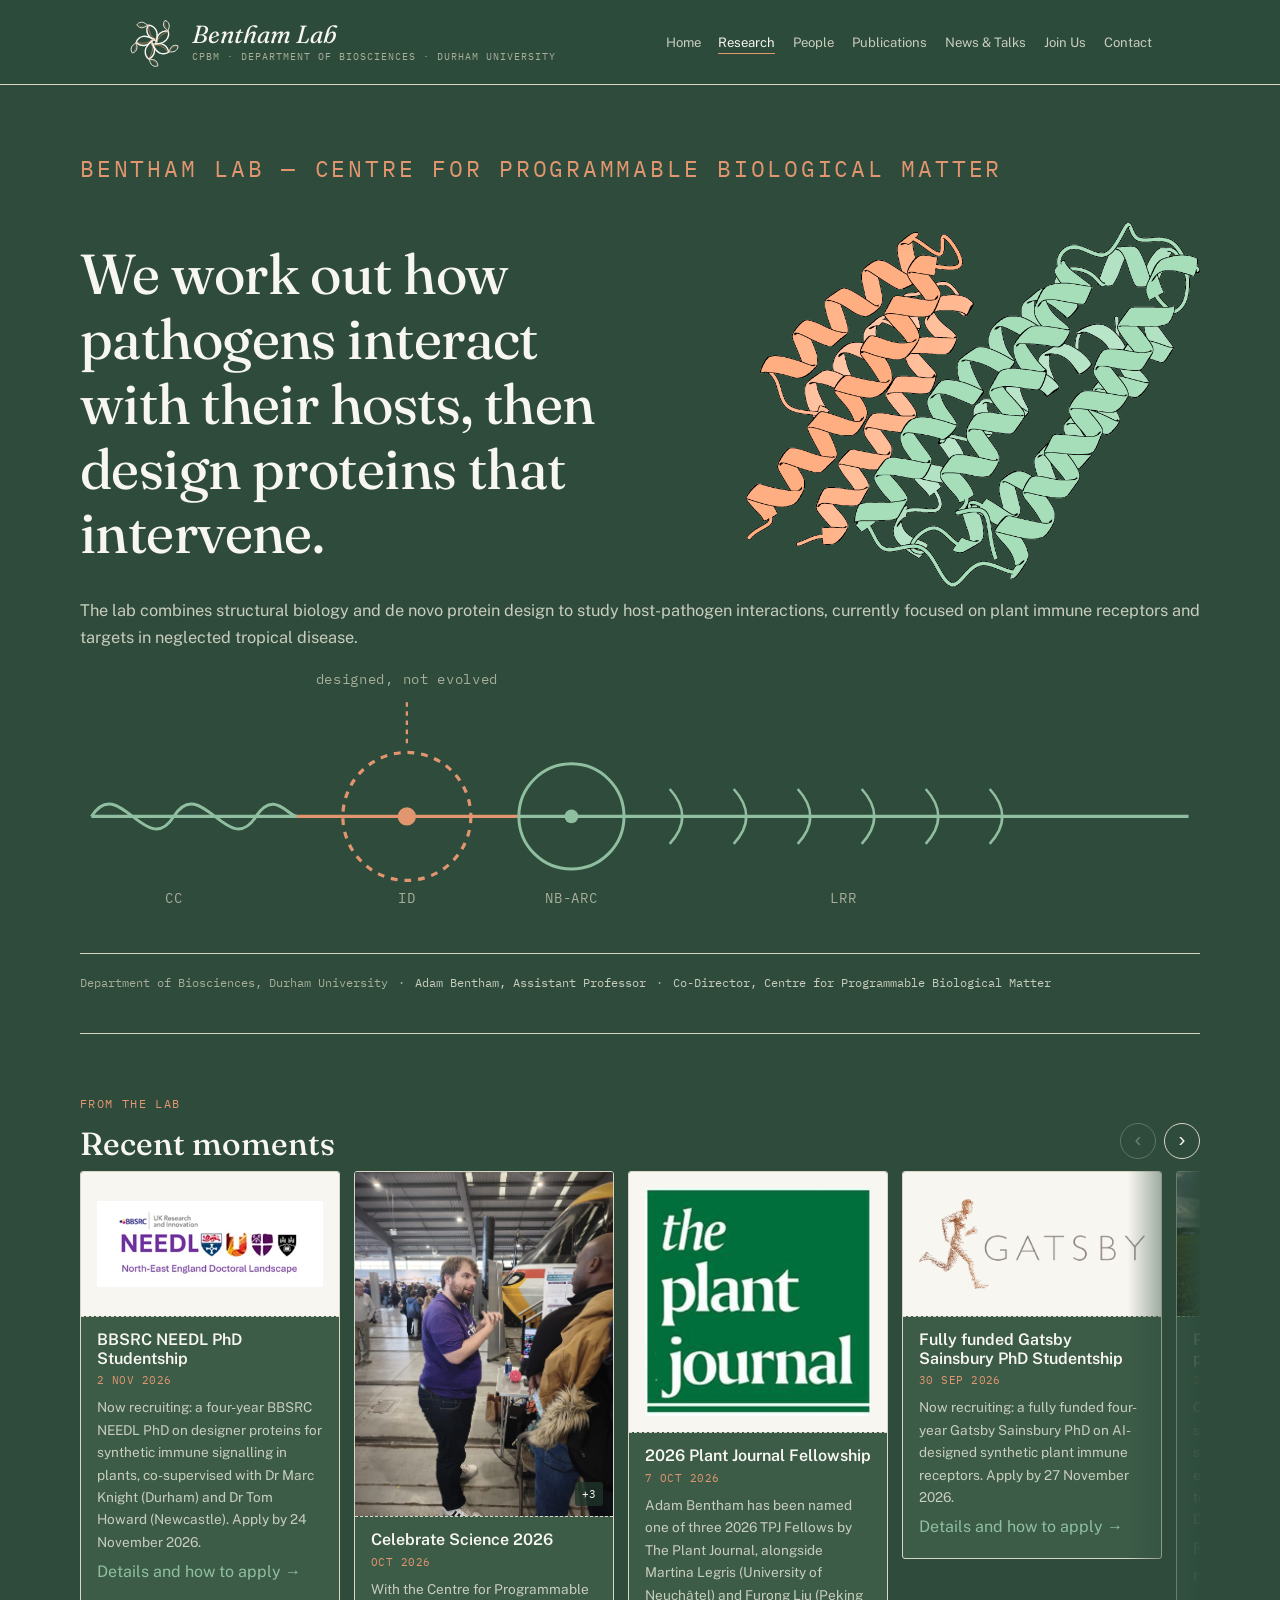
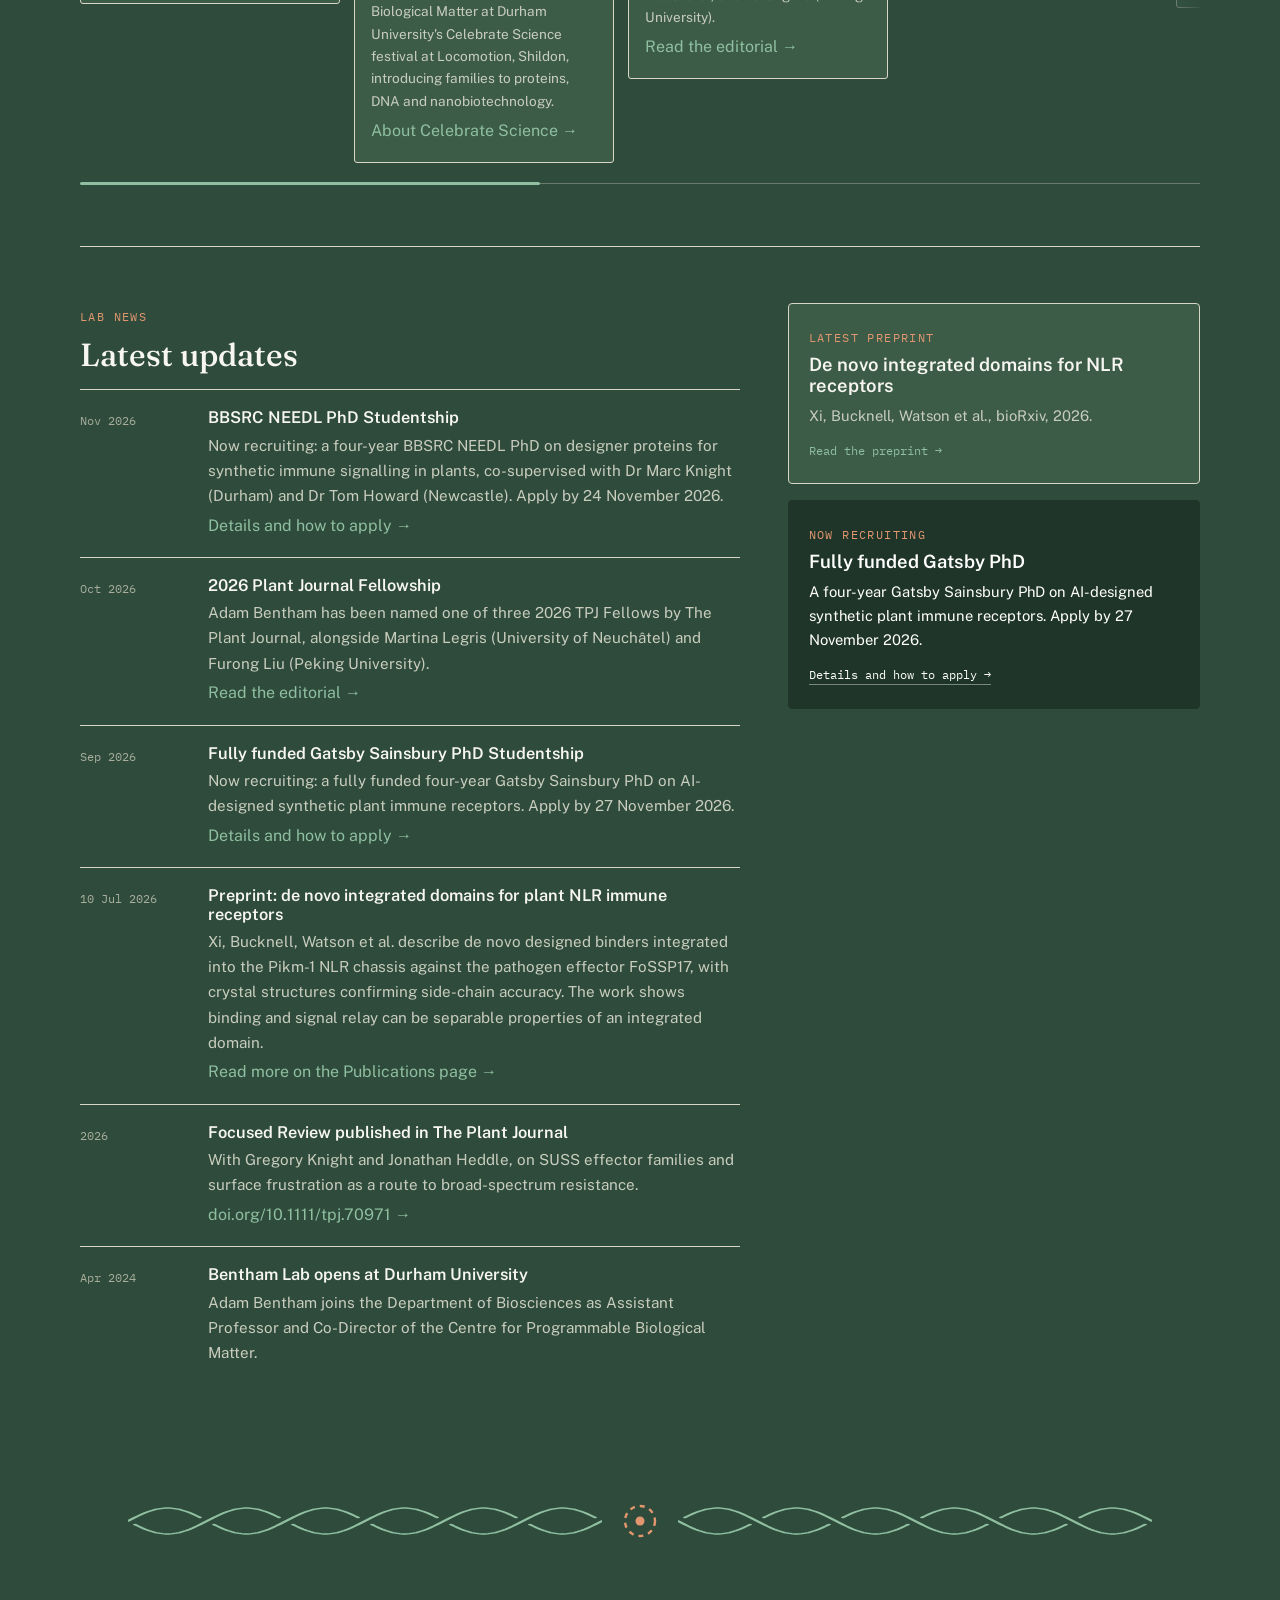
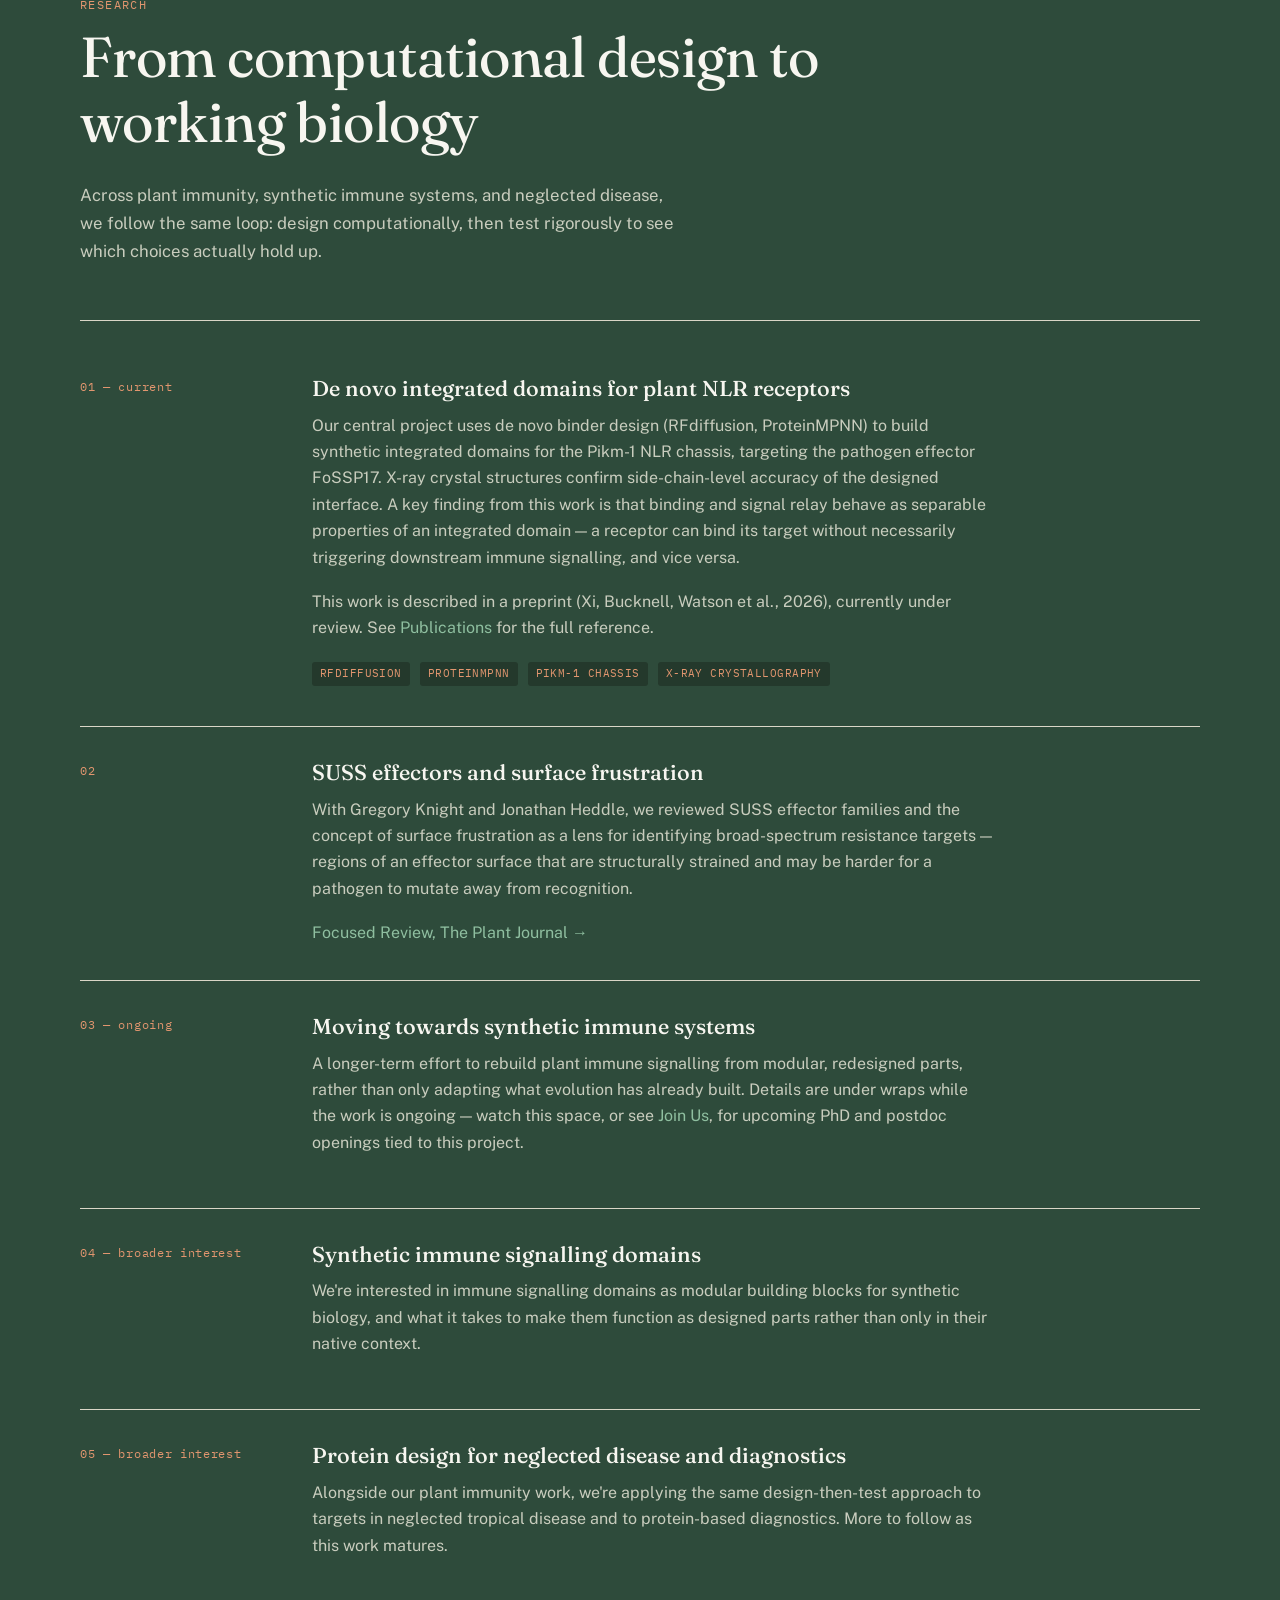
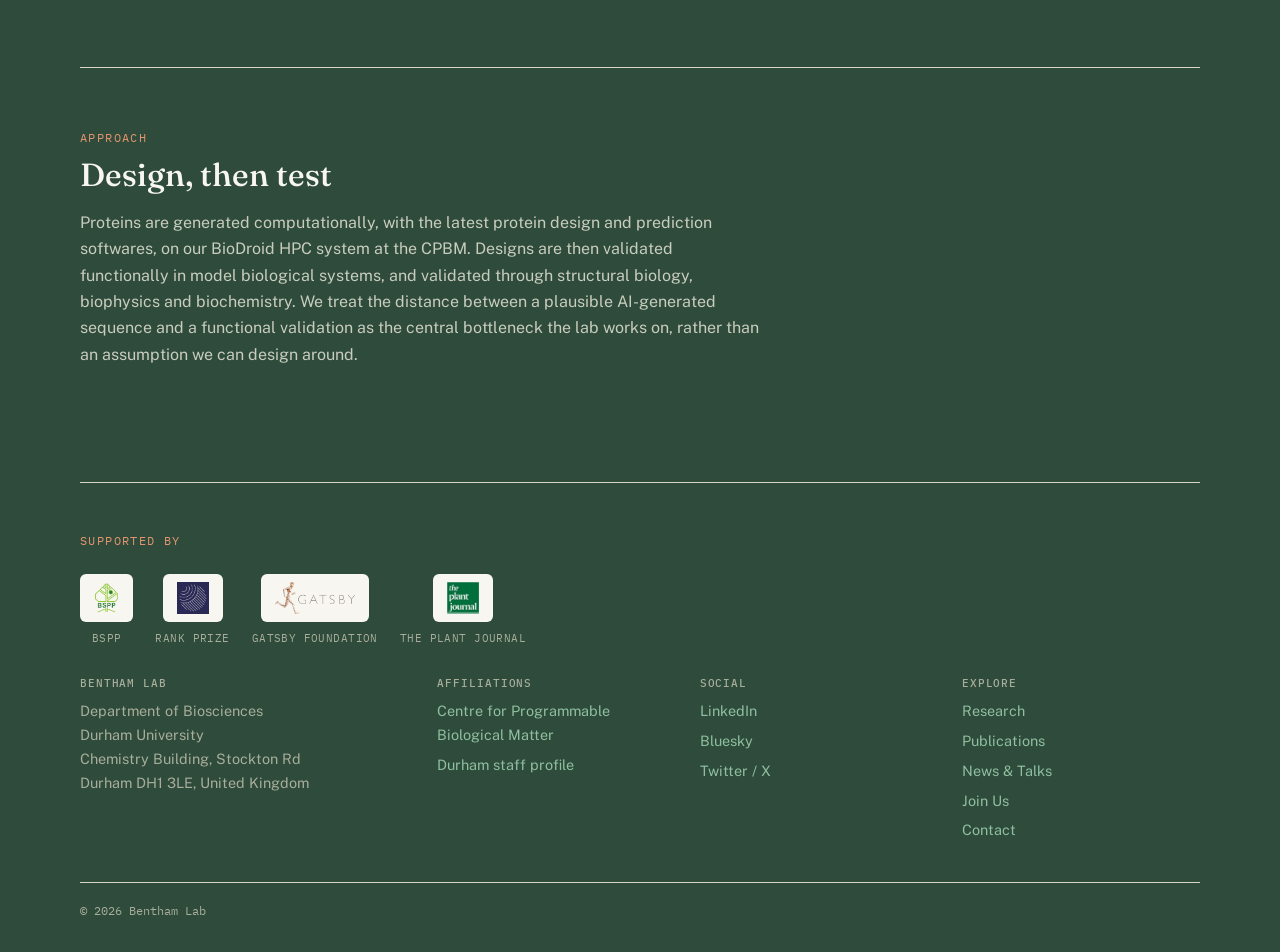
<file: index.html>
<!DOCTYPE html>
<html lang="en">
<head>
<meta charset="UTF-8">
<meta name="viewport" content="width=device-width, initial-scale=1">
<title>Bentham Lab — Durham University</title>
<meta name="description" content="Bentham Lab, Centre for Programmable Biological Matter, Durham University. Structural biology and de novo protein design applied to host-pathogen interactions, plant immunity, and neglected tropical disease.">
<link rel="canonical" href="https://benthamlab.org/">
<meta property="og:type" content="website">
<meta property="og:site_name" content="Bentham Lab">
<meta property="og:title" content="Bentham Lab — Durham University">
<meta property="og:description" content="Bentham Lab, Centre for Programmable Biological Matter, Durham University. Structural biology and de novo protein design applied to host-pathogen interactions, plant immunity, and neglected tropical disease.">
<meta property="og:url" content="https://benthamlab.org/">
<meta property="og:image" content="https://benthamlab.org/assets/og/og-image.png">
<meta property="og:image:width" content="1200">
<meta property="og:image:height" content="630">
<meta name="twitter:card" content="summary_large_image">
<meta name="twitter:title" content="Bentham Lab — Durham University">
<meta name="twitter:description" content="Bentham Lab, Centre for Programmable Biological Matter, Durham University. Structural biology and de novo protein design applied to host-pathogen interactions, plant immunity, and neglected tropical disease.">
<meta name="twitter:image" content="https://benthamlab.org/assets/og/og-image.png">
<link rel="preconnect" href="https://fonts.googleapis.com">
<link href="https://fonts.googleapis.com/css2?family=Fraunces:opsz,wght@9..144,300;9..144,440;9..144,560&family=Public+Sans:wght@400;500;600&family=IBM+Plex+Mono:wght@400;500&display=swap" rel="stylesheet">
<link rel="stylesheet" href="styles.css">
<link rel="icon" type="image/svg+xml" href="assets/logo/bentham-lab-favicon.svg">
<script type="application/ld+json">
{
  "@context": "https://schema.org",
  "@type": "ResearchOrganization",
  "name": "Bentham Lab",
  "url": "https://benthamlab.org/",
  "logo": "https://benthamlab.org/assets/logo/bentham-lab-logo.png",
  "description": "Bentham Lab, Centre for Programmable Biological Matter, Durham University. Structural biology and de novo protein design applied to host-pathogen interactions, plant immunity, and neglected tropical disease.",
  "parentOrganization": {
    "@type": "CollegeOrUniversity",
    "name": "Durham University",
    "url": "https://www.durham.ac.uk/"
  },
  "founder": {
    "@type": "Person",
    "name": "Adam Bentham",
    "jobTitle": "Assistant Professor",
    "url": "https://www.durham.ac.uk/staff/adam-r-bentham/",
    "sameAs": [
      "https://www.linkedin.com/in/adam-bentham-4842b2176/",
      "https://bsky.app/profile/adamrbentham.bsky.social",
      "https://x.com/AdamRBentham"
    ]
  },
  "address": {
    "@type": "PostalAddress",
    "streetAddress": "Chemistry Building, Stockton Rd",
    "addressLocality": "Durham",
    "postalCode": "DH1 3LE",
    "addressCountry": "GB"
  },
  "sameAs": [
    "https://www.linkedin.com/in/adam-bentham-4842b2176/",
    "https://bsky.app/profile/adamrbentham.bsky.social",
    "https://x.com/AdamRBentham"
  ]
}
</script>
</head>
<body data-page="index.html">

<header class="site-header">
  <div class="container">
    <a href="index.html" class="wordmark">
      <img src="assets/logo/bentham-lab-mark-header.svg" alt="" class="wordmark-mark">
      <span>Bentham Lab
      <small>CPBM · Department of Biosciences · Durham University</small>
      </span>
    </a>
    <button class="nav-toggle" aria-expanded="false" aria-controls="mainnav">Menu</button>
    <nav class="main-nav" id="mainnav">
      <ul>
        <li><a href="index.html" aria-current="page">Home</a></li>
        <li><a href="research.html">Research</a></li>
        <li><a href="people.html">People</a></li>
        <li><a href="publications.html">Publications</a></li>
        <li><a href="recognition.html">News &amp; Talks</a></li>
        <li><a href="join.html">Join Us</a></li>
        <li><a href="contact.html">Contact</a></li>
      </ul>
    </nav>
  </div>
</header>

<main>

  <section class="hero container">
    <span class="eyebrow">Bentham Lab — Centre for Programmable Biological Matter</span>

    <div class="hero-grid">
      <h1>We work out how pathogens interact with their hosts, then design proteins that intervene.</h1>
      <div class="hero-figure">
        <img src="assets/figures/pikm-hma-structure.png" alt="Cartoon structure of a two-chain designed complex: the native chain in green, the designed chain in orange, with the molecular surface outlined behind them" class="hero-structure-img">
      </div>
    </div>

    <p class="hero-sub">The lab combines structural biology and de novo protein design to study host-pathogen interactions, currently focused on plant immune receptors and targets in neglected tropical disease.</p>

    <div class="hero-motif-row">
      <svg class="hero-motif" viewBox="55 82 490 112" xmlns="http://www.w3.org/2000/svg" role="img" aria-label="Schematic of an NLR immune receptor domain architecture, showing a de novo designed integrated domain positioned between the CC and NB-ARC domains, alongside the native LRR repeats">
        <line x1="60" y1="150" x2="150" y2="150" stroke="currentColor" stroke-width="1.4"/>
        <line x1="150" y1="150" x2="247" y2="150" stroke="#e2966f" stroke-width="1.4"/>
        <line x1="247" y1="150" x2="540" y2="150" stroke="currentColor" stroke-width="1.4"/>

        <path d="M60,150 C72,131 84,169 96,150 C108,131 120,169 132,150 C140,138 146,150 150,150" fill="none" stroke="currentColor" stroke-width="1.3"/>

        <line x1="198" y1="100" x2="198" y2="120" stroke="#e2966f" stroke-width="1" stroke-dasharray="2 2"/>
        <circle cx="198" cy="150" r="28" fill="none" stroke="#e2966f" stroke-width="1.4" stroke-dasharray="3 3"/>
        <circle cx="198" cy="150" r="4" fill="#e2966f"/>

        <circle cx="270" cy="150" r="23" fill="none" stroke="currentColor" stroke-width="1.3"/>
        <circle cx="270" cy="150" r="3" fill="currentColor"/>

        <path d="M313,138 Q324,150 313,162" fill="none" stroke="currentColor" stroke-width="1.1"/>
        <path d="M341,138 Q352,150 341,162" fill="none" stroke="currentColor" stroke-width="1.1"/>
        <path d="M369,138 Q380,150 369,162" fill="none" stroke="currentColor" stroke-width="1.1"/>
        <path d="M397,138 Q408,150 397,162" fill="none" stroke="currentColor" stroke-width="1.1"/>
        <path d="M425,138 Q436,150 425,162" fill="none" stroke="currentColor" stroke-width="1.1"/>
        <path d="M453,138 Q464,150 453,162" fill="none" stroke="currentColor" stroke-width="1.1"/>

        <text x="96" y="188" class="label" text-anchor="middle">CC</text>
        <text x="198" y="188" class="label" text-anchor="middle" fill="#e2966f">ID</text>
        <text x="270" y="188" class="label" text-anchor="middle">NB-ARC</text>
        <text x="389" y="188" class="label" text-anchor="middle">LRR</text>
        <text x="198" y="92" class="label" text-anchor="middle" fill="#e2966f">designed, not evolved</text>
      </svg>
    </div>

    <div class="affil-bar">
      <span>Department of Biosciences, Durham University</span>
      <span>·</span>
      <span><a href="https://www.durham.ac.uk/staff/adam-r-bentham/">Adam Bentham, Assistant Professor</a></span>
      <span>·</span>
      <span><a href="https://heddlelab.org/">Co-Director, Centre for Programmable Biological Matter</a></span>
    </div>
  </section>

  <section class="section container">
    <span class="eyebrow">From the lab</span>
    <h2 class="mt-0">Recent moments</h2>
    <div class="gallery">
      <div class="gallery-item has-photo">
        <div class="item-photo is-logo is-wide"><img src="assets/logos/needl.png" alt="BBSRC NEEDL North-East England Doctoral Landscape logo"></div>
        <div class="item-body">
          <h3>BBSRC NEEDL PhD Studentship</h3>
          <span class="item-tag">2 Nov 2026</span>
          <p>Now recruiting: a four-year BBSRC NEEDL PhD on designer proteins for synthetic immune signalling in plants, co-supervised with Dr Marc Knight (Durham) and Dr Tom Howard (Newcastle). Apply by 24 November 2026.</p>
          <a href="join.html#needl-studentship">Details and how to apply →</a>
        </div>
      </div>
      <div class="gallery-item has-photo">
        <div class="item-photo has-lightbox" data-photos="assets/news/celebrate-science-2026-protein-design.jpg|assets/news/celebrate-science-2026-stand.jpg|assets/news/celebrate-science-2026-dna-table.jpg|assets/news/celebrate-science-2026-team.jpg">
          <img src="assets/news/celebrate-science-2026-protein-design.jpg" alt="Explaining protein design to a visitor at the Centre for Programmable Biological Matter stand, Celebrate Science 2026">
          <span class="photo-count">+3</span>
        </div>
        <div class="item-body">
          <h3>Celebrate Science 2026</h3>
          <span class="item-tag">Oct 2026</span>
          <p>With the Centre for Programmable Biological Matter at Durham University's Celebrate Science festival at Locomotion, Shildon, introducing families to proteins, DNA and nanobiotechnology.</p>
          <a href="https://www.durham.ac.uk/celebrate-science/">About Celebrate Science →</a>
        </div>
      </div>
      <div class="gallery-item has-photo">
        <div class="item-photo is-logo"><img src="assets/logos/plant-journal.png" alt="The Plant Journal logo"></div>
        <div class="item-body">
          <h3>2026 Plant Journal Fellowship</h3>
          <span class="item-tag">7 Oct 2026</span>
          <p>Adam Bentham has been named one of three 2026 TPJ Fellows by The Plant Journal, alongside Martina Legris (University of Neuch&acirc;tel) and Furong Liu (Peking University).</p>
          <a href="https://doi.org/10.1111/tpj.71164">Read the editorial →</a>
        </div>
      </div>
      <div class="gallery-item has-photo">
        <div class="item-photo is-logo is-wide"><img src="assets/logos/gatsby-foundation.png" alt="Gatsby Charitable Foundation logo"></div>
        <div class="item-body">
          <h3>Fully funded Gatsby Sainsbury PhD Studentship</h3>
          <span class="item-tag">30 Sep 2026</span>
          <p>Now recruiting: a fully funded four-year Gatsby Sainsbury PhD on AI-designed synthetic plant immune receptors. Apply by 27 November 2026.</p>
          <a href="join.html#phd-studentship">Details and how to apply →</a>
        </div>
      </div>
      <div class="gallery-item has-photo">
        <div class="item-photo is-wide has-lightbox" data-photos="assets/news/durham-news-crop-protection.jpg"><img src="assets/news/durham-news-crop-protection.jpg" alt="Rows of young crop plants in a field under a cloudy evening sky"></div>
        <div class="item-body">
          <h3>Protecting crops by targeting pathogen weaknesses</h3>
          <span class="item-tag">23 Sep 2026</span>
          <p>Our Plant Journal review on sequence-unrelated but structurally similar (SUSS) effectors and AI-based approaches to crop protection, featured in Durham University news.</p>
          <a href="https://www.durham.ac.uk/news-events/latest-news/2026/09/are-there-new-ways-to-protect-crops-by-targeting-pathogen-weaknesses/">Read the story →</a> &middot; <a href="https://doi.org/10.1111/tpj.70971">Read the review →</a>
        </div>
      </div>
      <div class="gallery-item has-photo">
        <div class="item-photo is-wide has-lightbox" data-photos="assets/news/bionano-2026-delegates.jpg"><img src="assets/news/bionano-2026-delegates.jpg" alt="Conference delegates at BIONANO 2026 in Durham, with Durham Cathedral in the background"></div>
        <div class="item-body">
          <h3>BIONANO 2026</h3>
          <span class="item-tag">2 Sep 2026</span>
          <p>Delegates at BIONANO 2026, the sixth biennial meeting on artificial biological nanomachines, hosted by the Centre for Programmable Biological Matter in Durham.</p>
          <a href="https://heddlelab.org/bionano-2026/">Conference details →</a>
        </div>
      </div>
      <div class="gallery-item has-photo">
        <div class="item-photo has-lightbox" data-photos="assets/news/fundecitrus-leaves.jpg|assets/news/fundecitrus-garden.jpg|assets/news/fundecitrus-elaine.jpg|assets/news/fundecitrus-capybara.jpg">
          <img src="assets/news/fundecitrus-leaves.jpg" alt="Comparing citrus leaves at Fundecitrus, Araraquara">
          <span class="photo-count">+3</span>
        </div>
        <div class="item-body">
          <h3>Visit to Fundecitrus</h3>
          <span class="item-tag">10 Aug 2026</span>
          <p>Visited Fundecitrus in Araraquara, Brazil with Elaine Fitches &mdash; a chance to see one of the world's leading citrus disease research programmes up close.</p>
          <a href="https://www.fundecitrus.com.br/">fundecitrus.com.br →</a>
        </div>
      </div>
      <div class="gallery-item has-photo">
        <div class="item-photo is-logo"><img src="assets/news/biorxiv-logo.png" alt="bioRxiv logo"></div>
        <div class="item-body">
          <h3>New preprint online!</h3>
          <span class="item-tag">10 Jul 2026</span>
          <p>Computational design of <em>de novo</em> integrated domains enables rational control of pathogen effector recognition in plant NLR immune receptors.</p>
          <a href="https://doi.org/10.64898/2026.07.10.737686">Read the preprint →</a>
        </div>
      </div>
      <div class="gallery-item has-photo">
        <div class="item-photo"><img src="assets/news/greg-knight-awayday-poster.jpg" alt="Gregory Knight in the lab"></div>
        <div class="item-body">
          <h3>Congratulations, Greg!</h3>
          <span class="item-tag">29 Apr 2026</span>
          <p>Best Poster at the Durham Biosciences Awayday.</p>
        </div>
      </div>
      <div class="gallery-item has-photo">
        <div class="item-photo is-logo"><img src="assets/logos/rank-prize.png" alt="Rank Prize logo"></div>
        <div class="item-body">
          <h3>Rank Prize New Lecturer Award</h3>
          <span class="item-tag">6 Jan 2026</span>
          <p>Awarded to Adam Bentham. Funding a new approach to crop protection: AI-designed immune receptors that adapt as pathogens evolve.</p>
          <a href="https://www.rankprize.org/news-events/new-lecturer-grant-winners-announced/">Read more →</a>
        </div>
      </div>
    </div>
  </section>

  <section class="section container">
    <div class="split">
      <div>
        <span class="eyebrow">Lab news</span>
        <h2 class="mt-0">Latest updates</h2>

        <div class="news-item">
          <div class="news-date">Nov 2026</div>
          <div>
            <h3>BBSRC NEEDL PhD Studentship</h3>
            <p>Now recruiting: a four-year BBSRC NEEDL PhD on designer proteins for synthetic immune signalling in plants, co-supervised with Dr Marc Knight (Durham) and Dr Tom Howard (Newcastle). Apply by 24 November 2026.</p>
            <a href="join.html#needl-studentship">Details and how to apply →</a>
          </div>
        </div>

        <div class="news-item">
          <div class="news-date">Oct 2026</div>
          <div>
            <h3>2026 Plant Journal Fellowship</h3>
            <p>Adam Bentham has been named one of three 2026 TPJ Fellows by The Plant Journal, alongside Martina Legris (University of Neuch&acirc;tel) and Furong Liu (Peking University).</p>
            <a href="https://doi.org/10.1111/tpj.71164">Read the editorial →</a>
          </div>
        </div>

        <div class="news-item">
          <div class="news-date">Sep 2026</div>
          <div>
            <h3>Fully funded Gatsby Sainsbury PhD Studentship</h3>
            <p>Now recruiting: a fully funded four-year Gatsby Sainsbury PhD on AI-designed synthetic plant immune receptors. Apply by 27 November 2026.</p>
            <a href="join.html#phd-studentship">Details and how to apply →</a>
          </div>
        </div>

        <div class="news-item">
          <div class="news-date">10 Jul 2026</div>
          <div>
            <h3>Preprint: de novo integrated domains for plant NLR immune receptors</h3>
            <p>Xi, Bucknell, Watson et al. describe de novo designed binders integrated into the Pikm-1 NLR chassis against the pathogen effector FoSSP17, with crystal structures confirming side-chain accuracy. The work shows binding and signal relay can be separable properties of an integrated domain.</p>
            <a href="publications.html">Read more on the Publications page →</a>
          </div>
        </div>

        <div class="news-item">
          <div class="news-date">2026</div>
          <div>
            <h3>Focused Review published in The Plant Journal</h3>
            <p>With Gregory Knight and Jonathan Heddle, on SUSS effector families and surface frustration as a route to broad-spectrum resistance.</p>
            <a href="https://doi.org/10.1111/tpj.70971">doi.org/10.1111/tpj.70971 →</a>
          </div>
        </div>

        <div class="news-item">
          <div class="news-date">Apr 2024</div>
          <div>
            <h3>Bentham Lab opens at Durham University</h3>
            <p>Adam Bentham joins the Department of Biosciences as Assistant Professor and Co-Director of the Centre for Programmable Biological Matter.</p>
          </div>
        </div>
      </div>

      <div>
        <div class="sidebar-card">
          <span class="eyebrow">Latest preprint</span>
          <h3>De novo integrated domains for NLR receptors</h3>
          <p>Xi, Bucknell, Watson et al., bioRxiv, 2026.</p>
          <a class="go" href="https://doi.org/10.64898/2026.07.10.737686">Read the preprint →</a>
        </div>

        <div class="sidebar-card sidebar-card--accent">
          <span class="eyebrow">Now recruiting</span>
          <h3>Fully funded Gatsby PhD</h3>
          <p>A four-year Gatsby Sainsbury PhD on AI-designed synthetic plant immune receptors. Apply by 27 November 2026.</p>
          <a class="go" href="join.html#phd-studentship">Details and how to apply →</a>
        </div>
      </div>
    </div>
  </section>

</main>

<footer class="site-footer container">
  <span class="eyebrow">Supported by</span>
  <div class="funders">
    <div class="funder-item">
      <img class="funder-logo" src="assets/logos/bspp.png" alt="British Society for Plant Pathology">
      <span class="funder-name">BSPP</span>
    </div>
    <div class="funder-item">
      <img class="funder-logo" src="assets/logos/rank-prize.png" alt="Rank Prize">
      <span class="funder-name">Rank Prize</span>
    </div>
    <div class="funder-item">
      <img class="funder-logo" src="assets/logos/gatsby-foundation.png" alt="Gatsby Charitable Foundation">
      <span class="funder-name">Gatsby Foundation</span>
    </div>
    <div class="funder-item">
      <img class="funder-logo" src="assets/logos/plant-journal.png" alt="The Plant Journal">
      <span class="funder-name">The Plant Journal</span>
    </div>
  </div>

  <div class="footer-grid">
    <div>
      <h4>Bentham Lab</h4>
      <p class="muted">Department of Biosciences<br>Durham University<br>Chemistry Building, Stockton Rd<br>Durham DH1 3LE, United Kingdom</p>
    </div>
    <div>
      <h4>Affiliations</h4>
      <ul>
        <li><a href="https://heddlelab.org">Centre for Programmable Biological Matter</a></li>
        <li><a href="https://www.durham.ac.uk/staff/adam-r-bentham/">Durham staff profile</a></li>
      </ul>
    </div>
    <div>
      <h4>Social</h4>
      <ul>
        <li><a href="https://www.linkedin.com/in/adam-bentham-4842b2176/">LinkedIn</a></li>
        <li><a href="https://bsky.app/profile/adamrbentham.bsky.social">Bluesky</a></li>
        <li><a href="https://x.com/AdamRBentham">Twitter / X</a></li>
      </ul>
    </div>
    <div>
      <h4>Explore</h4>
      <ul>
        <li><a href="research.html">Research</a></li>
        <li><a href="publications.html">Publications</a></li>
        <li><a href="recognition.html">News &amp; Talks</a></li>
        <li><a href="join.html">Join Us</a></li>
        <li><a href="contact.html">Contact</a></li>
      </ul>
    </div>
  </div>

  <div class="footer-bottom">
    <span>© 2026 Bentham Lab</span>
  </div>
</footer>

<script>
  const toggle = document.querySelector('.nav-toggle');
  const nav = document.querySelector('.main-nav');
  if (toggle) {
    toggle.addEventListener('click', () => {
      const open = nav.classList.toggle('open');
      toggle.setAttribute('aria-expanded', open ? 'true' : 'false');
    });
  }
</script>
<script src="scroll-continue.js"></script>
<script src="lightbox.js"></script>
<script src="gallery-nav.js"></script>

</body>
</html>
</file>
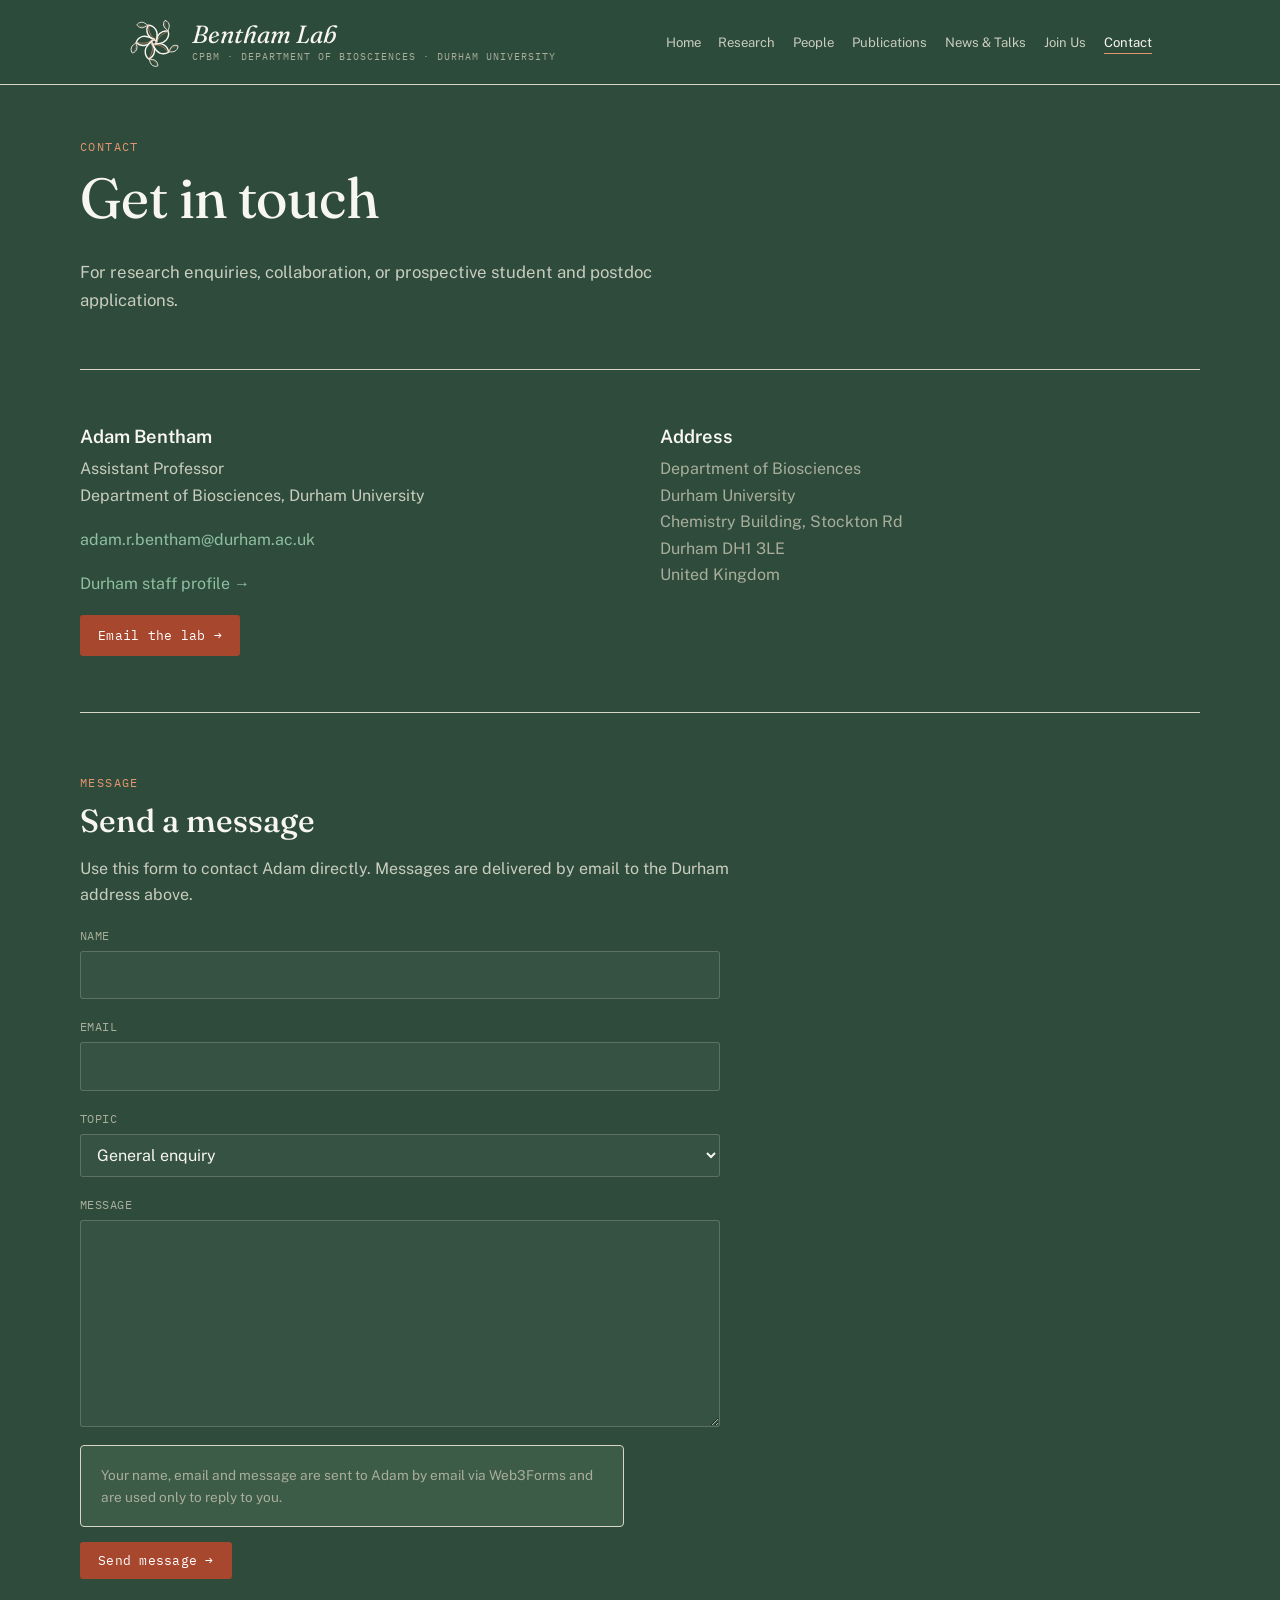
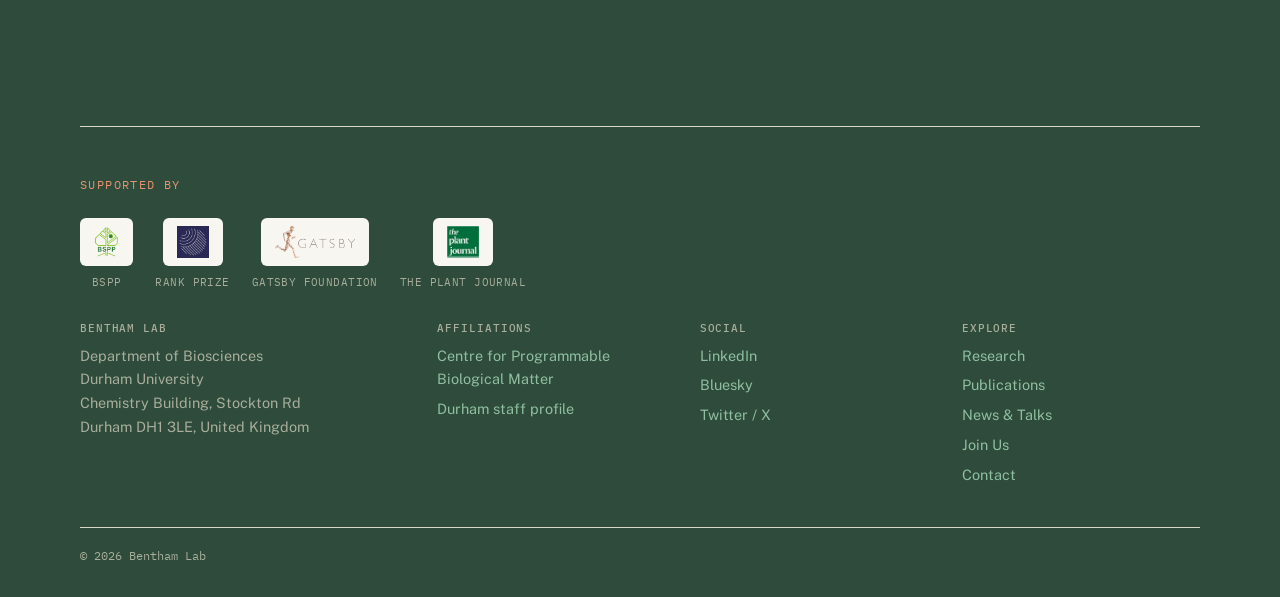
<file: contact.html>
<!DOCTYPE html>
<html lang="en">
<head>
<meta charset="UTF-8">
<meta name="viewport" content="width=device-width, initial-scale=1">
<title>Contact — Bentham Lab</title>
<meta name="description" content="Contact the Bentham Lab, Department of Biosciences, Durham University.">
<link rel="canonical" href="https://benthamlab.org/contact.html">
<meta property="og:type" content="website">
<meta property="og:site_name" content="Bentham Lab">
<meta property="og:title" content="Contact — Bentham Lab">
<meta property="og:description" content="Contact the Bentham Lab, Department of Biosciences, Durham University.">
<meta property="og:url" content="https://benthamlab.org/contact.html">
<meta property="og:image" content="https://benthamlab.org/assets/og/og-image.png">
<meta property="og:image:width" content="1200">
<meta property="og:image:height" content="630">
<meta name="twitter:card" content="summary_large_image">
<meta name="twitter:title" content="Contact — Bentham Lab">
<meta name="twitter:description" content="Contact the Bentham Lab, Department of Biosciences, Durham University.">
<meta name="twitter:image" content="https://benthamlab.org/assets/og/og-image.png">
<link rel="preconnect" href="https://fonts.googleapis.com">
<link href="https://fonts.googleapis.com/css2?family=Fraunces:opsz,wght@9..144,300;9..144,440;9..144,560&family=Public+Sans:wght@400;500;600&family=IBM+Plex+Mono:wght@400;500&display=swap" rel="stylesheet">
<link rel="stylesheet" href="styles.css">
<link rel="icon" type="image/svg+xml" href="assets/logo/bentham-lab-favicon.svg">
</head>
<body data-page="contact.html">

<header class="site-header">
  <div class="container">
    <a href="index.html" class="wordmark">
      <img src="assets/logo/bentham-lab-mark-header.svg" alt="" class="wordmark-mark">
      <span>Bentham Lab
      <small>CPBM · Department of Biosciences · Durham University</small>
      </span>
    </a>
    <button class="nav-toggle" aria-expanded="false" aria-controls="mainnav">Menu</button>
    <nav class="main-nav" id="mainnav">
      <ul>
        <li><a href="index.html">Home</a></li>
        <li><a href="research.html">Research</a></li>
        <li><a href="people.html">People</a></li>
        <li><a href="publications.html">Publications</a></li>
        <li><a href="recognition.html">News &amp; Talks</a></li>
        <li><a href="join.html">Join Us</a></li>
        <li><a href="contact.html" aria-current="page">Contact</a></li>
      </ul>
    </nav>
  </div>
</header>

<main>

  <section class="page-header container">
    <span class="eyebrow">Contact</span>
    <h1>Get in touch</h1>
    <p class="lede">For research enquiries, collaboration, or prospective student and postdoc applications.</p>
  </section>

  <section class="section container">
    <div class="contact-block">
      <div>
        <h3>Adam Bentham</h3>
        <p>Assistant Professor<br>Department of Biosciences, Durham University</p>
        <p><a href="mailto:adam.r.bentham@durham.ac.uk">adam.r.bentham@durham.ac.uk</a></p>
        <p><a href="https://www.durham.ac.uk/staff/adam-r-bentham/">Durham staff profile →</a></p>
        <a class="btn" href="mailto:adam.r.bentham@durham.ac.uk">Email the lab →</a>
      </div>

      <div>
        <h3>Address</h3>
        <p class="muted">Department of Biosciences<br>Durham University<br>Chemistry Building, Stockton Rd<br>Durham DH1 3LE<br>United Kingdom</p>
      </div>
    </div>
  </section>

  <section class="section container" id="message">
    <span class="eyebrow">Message</span>
    <h2 class="mt-0">Send a message</h2>
    <p>Use this form to contact Adam directly. Messages are delivered by email to the Durham address above.</p>

    <form class="contact-form" action="https://api.web3forms.com/submit" method="POST">
      <input type="hidden" name="access_key" value="8e58a47e-db89-4c75-9f72-aee420f8c6d7">
      <input type="hidden" name="subject" value="New message from benthamlab.org">
      <input type="hidden" name="from_name" value="benthamlab.org contact form">
      <input type="checkbox" name="botcheck" class="hp-field" tabindex="-1" autocomplete="off" aria-hidden="true">

      <div class="form-row">
        <label for="cf-name">Name</label>
        <input id="cf-name" type="text" name="name" required autocomplete="name">
      </div>
      <div class="form-row">
        <label for="cf-email">Email</label>
        <input id="cf-email" type="email" name="email" required autocomplete="email">
      </div>
      <div class="form-row">
        <label for="cf-topic">Topic</label>
        <select id="cf-topic" name="topic">
          <option>General enquiry</option>
          <option>PhD studentship</option>
          <option>Postdoc or fellowship</option>
          <option>Internship or visit</option>
          <option>Collaboration</option>
        </select>
      </div>
      <div class="form-row">
        <label for="cf-message">Message</label>
        <textarea id="cf-message" name="message" rows="7" required></textarea>
      </div>
      <p class="form-note muted">Your name, email and message are sent to Adam by email via Web3Forms and are used only to reply to you.</p>
      <button class="btn" type="submit">Send message →</button>
      <p class="form-status" role="status" aria-live="polite"></p>
    </form>
  </section>

</main>

<footer class="site-footer container">
  <span class="eyebrow">Supported by</span>
  <div class="funders">
    <div class="funder-item">
      <img class="funder-logo" src="assets/logos/bspp.png" alt="British Society for Plant Pathology">
      <span class="funder-name">BSPP</span>
    </div>
    <div class="funder-item">
      <img class="funder-logo" src="assets/logos/rank-prize.png" alt="Rank Prize">
      <span class="funder-name">Rank Prize</span>
    </div>
    <div class="funder-item">
      <img class="funder-logo" src="assets/logos/gatsby-foundation.png" alt="Gatsby Charitable Foundation">
      <span class="funder-name">Gatsby Foundation</span>
    </div>
    <div class="funder-item">
      <img class="funder-logo" src="assets/logos/plant-journal.png" alt="The Plant Journal">
      <span class="funder-name">The Plant Journal</span>
    </div>
  </div>

  <div class="footer-grid">
    <div>
      <h4>Bentham Lab</h4>
      <p class="muted">Department of Biosciences<br>Durham University<br>Chemistry Building, Stockton Rd<br>Durham DH1 3LE, United Kingdom</p>
    </div>
    <div>
      <h4>Affiliations</h4>
      <ul>
        <li><a href="https://heddlelab.org">Centre for Programmable Biological Matter</a></li>
        <li><a href="https://www.durham.ac.uk/staff/adam-r-bentham/">Durham staff profile</a></li>
      </ul>
    </div>
    <div>
      <h4>Social</h4>
      <ul>
        <li><a href="https://www.linkedin.com/in/adam-bentham-4842b2176/">LinkedIn</a></li>
        <li><a href="https://bsky.app/profile/adamrbentham.bsky.social">Bluesky</a></li>
        <li><a href="https://x.com/AdamRBentham">Twitter / X</a></li>
      </ul>
    </div>
    <div>
      <h4>Explore</h4>
      <ul>
        <li><a href="research.html">Research</a></li>
        <li><a href="publications.html">Publications</a></li>
        <li><a href="recognition.html">News &amp; Talks</a></li>
        <li><a href="join.html">Join Us</a></li>
        <li><a href="contact.html">Contact</a></li>
      </ul>
    </div>
  </div>

  <div class="footer-bottom">
    <span>© 2026 Bentham Lab</span>
  </div>
</footer>

<script>
  const toggle = document.querySelector('.nav-toggle');
  const nav = document.querySelector('.main-nav');
  if (toggle) {
    toggle.addEventListener('click', () => {
      const open = nav.classList.toggle('open');
      toggle.setAttribute('aria-expanded', open ? 'true' : 'false');
    });
  }
</script>
<script src="contact-form.js"></script>
<script src="scroll-continue.js"></script>

</body>
</html>
</file>
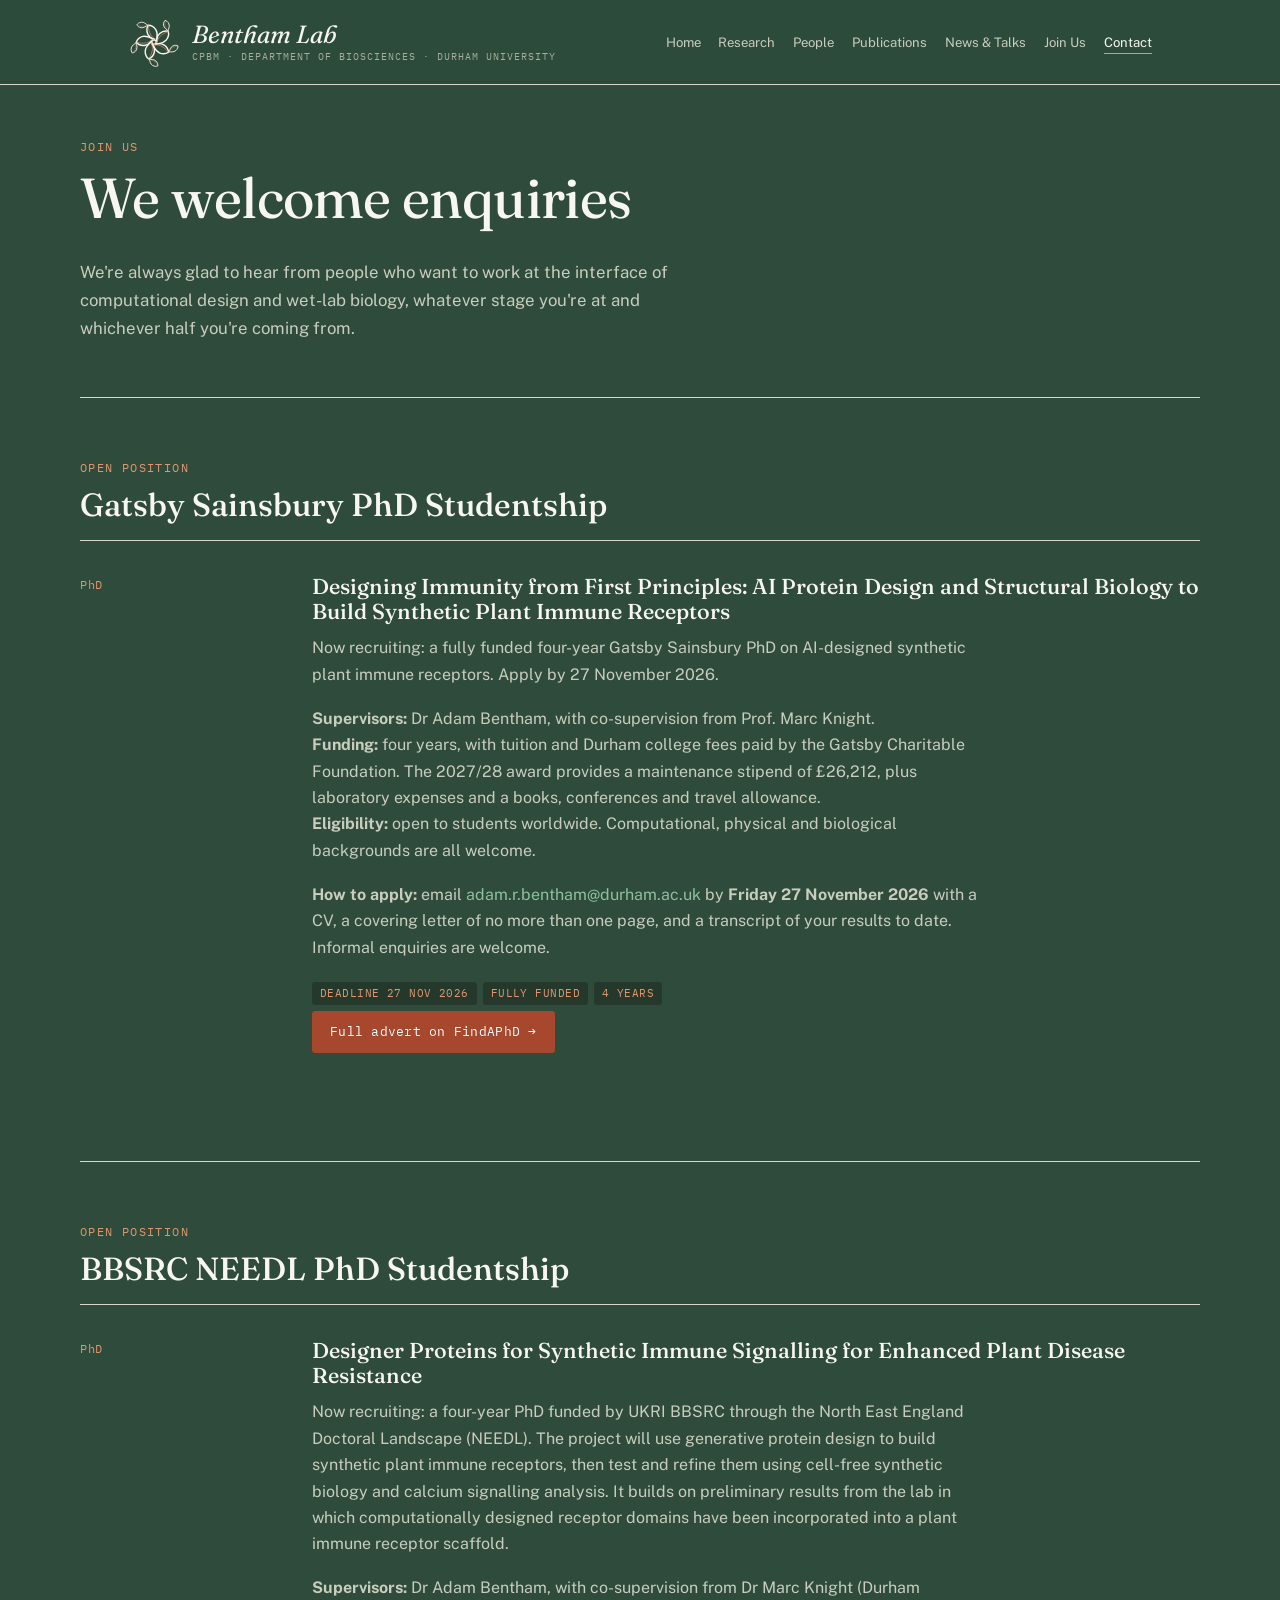
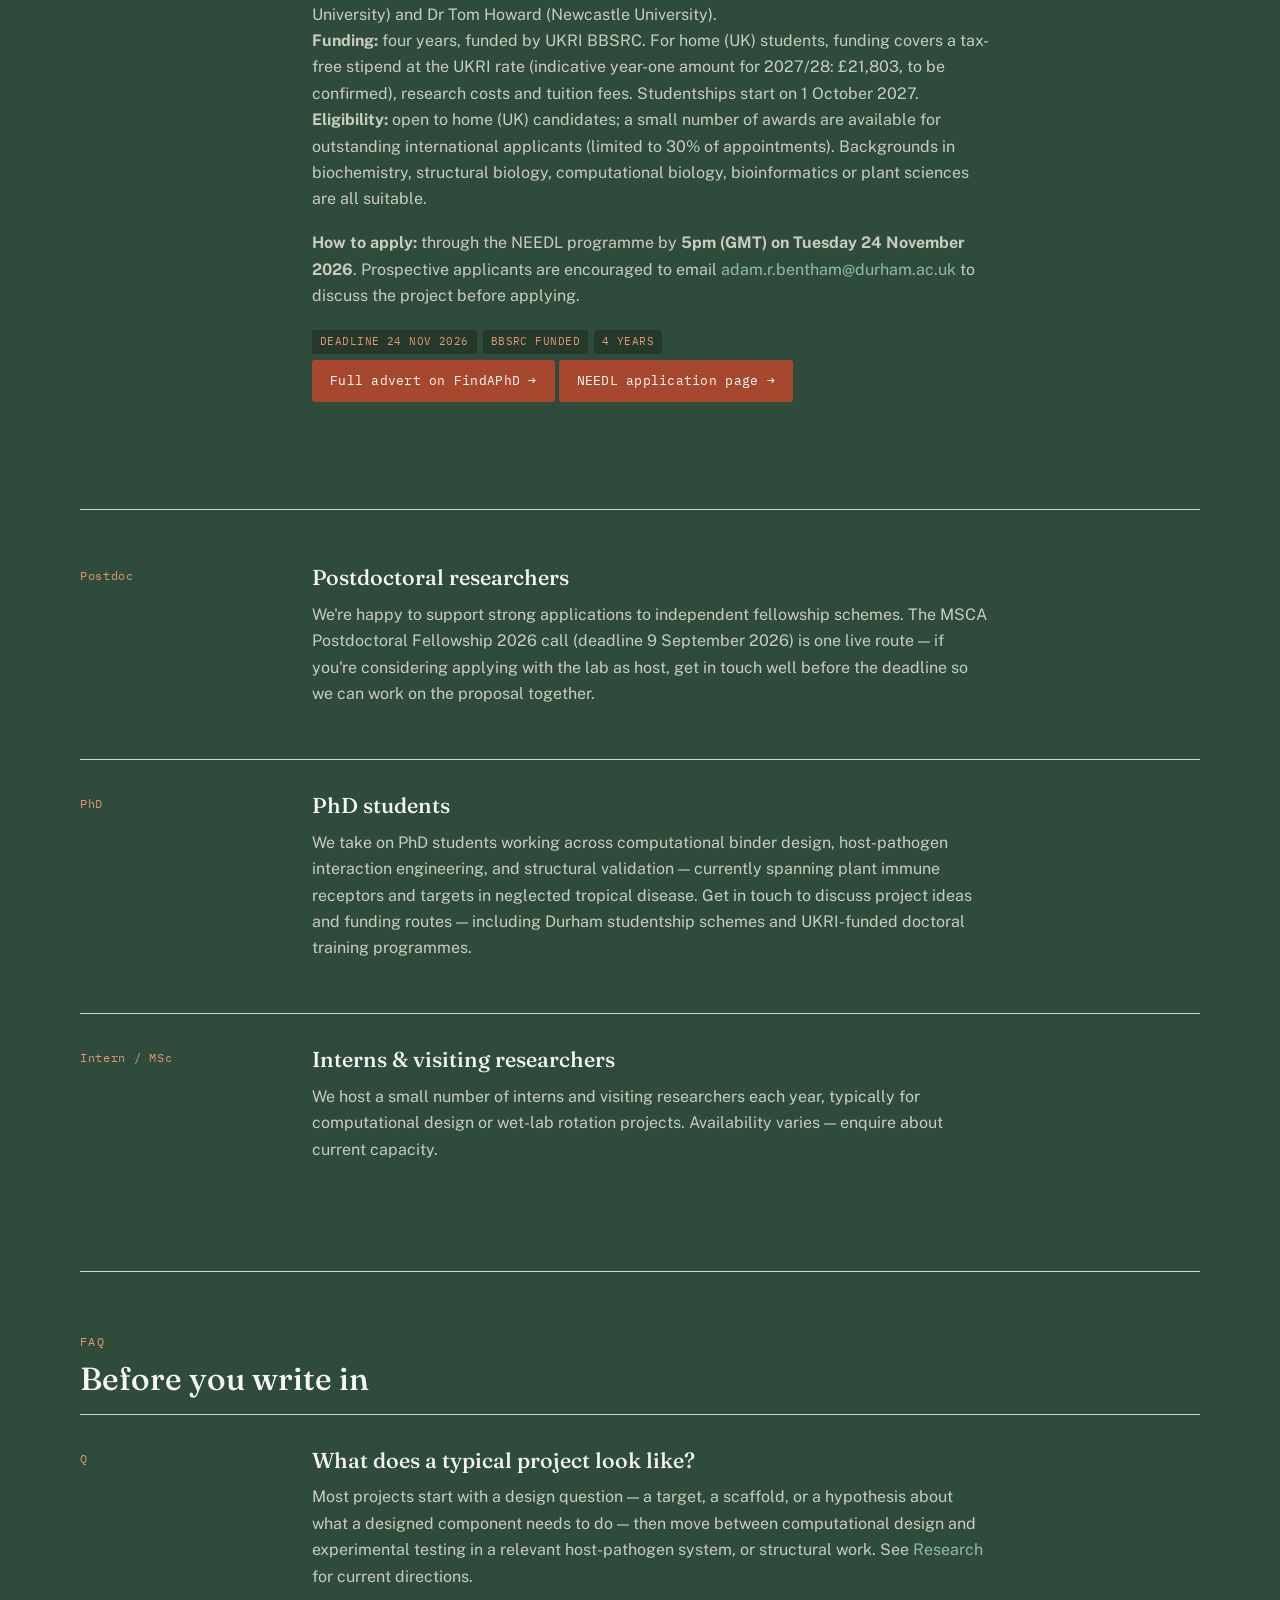
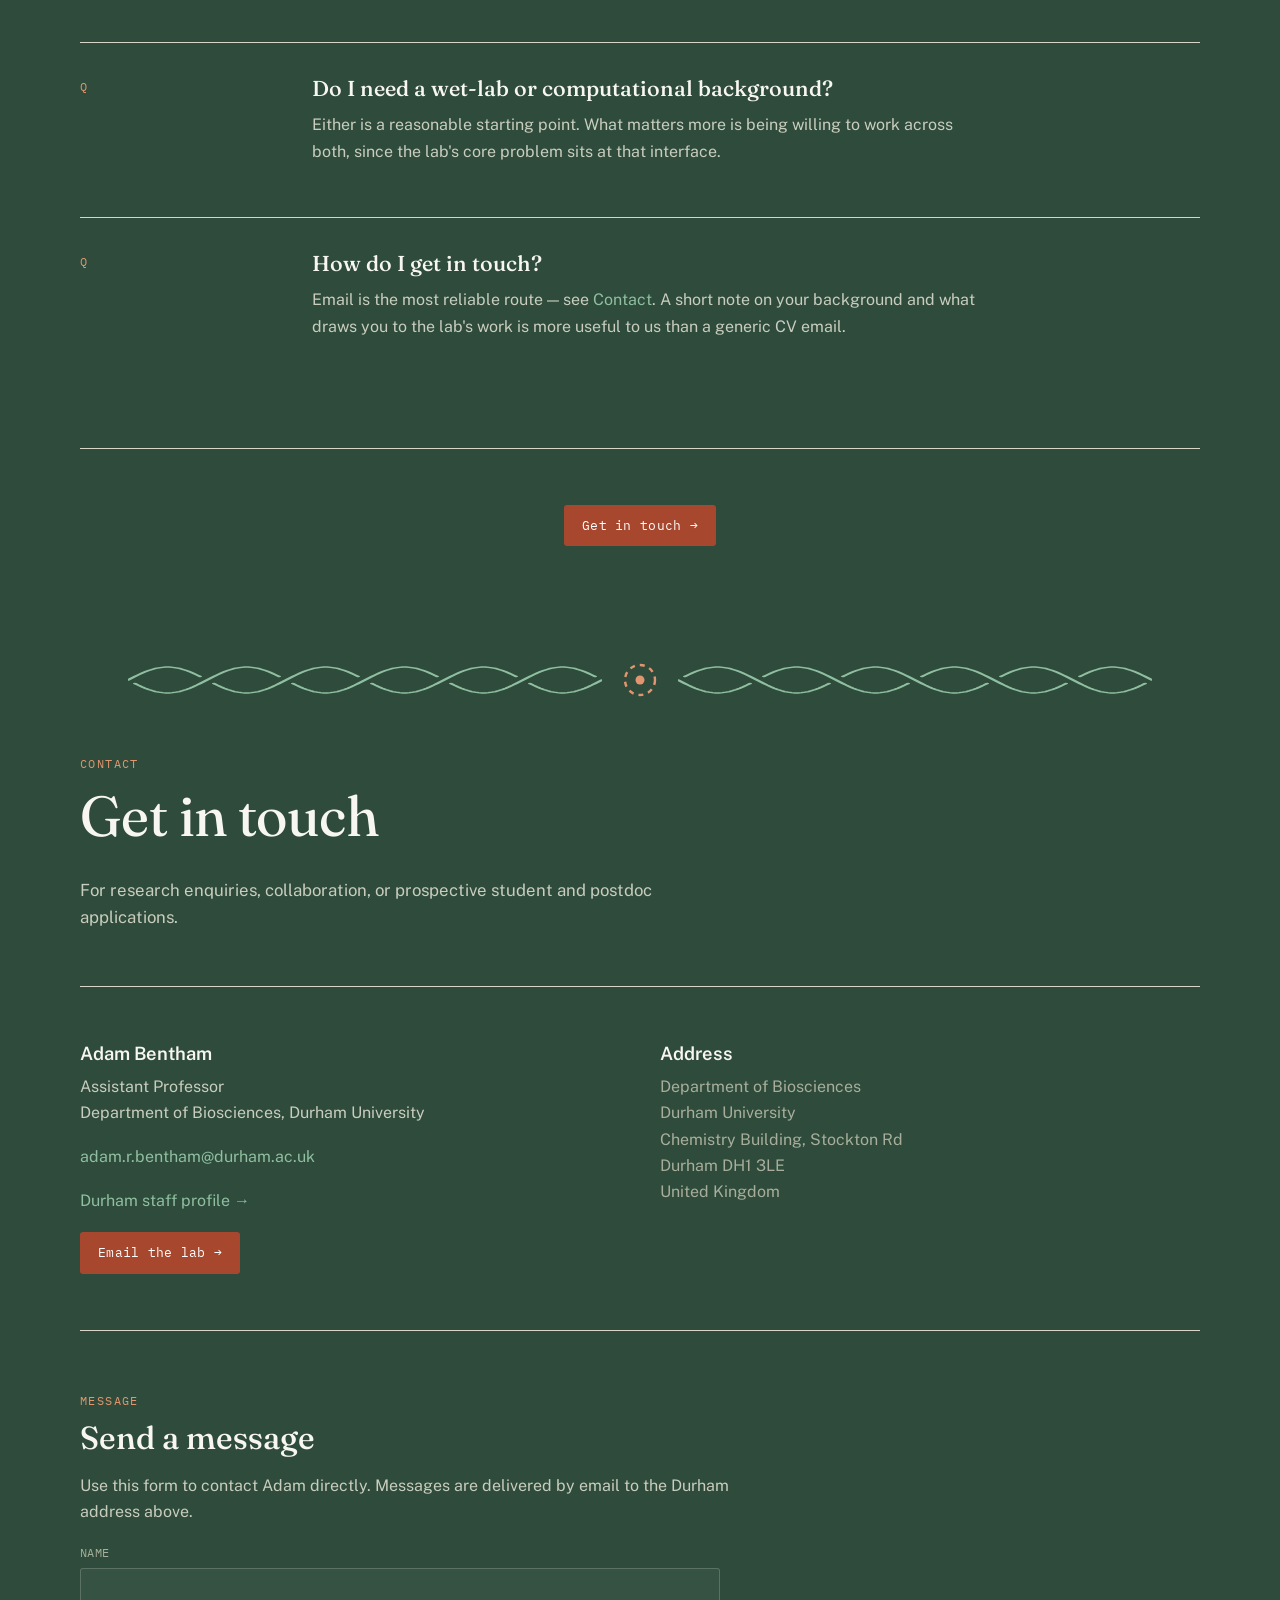
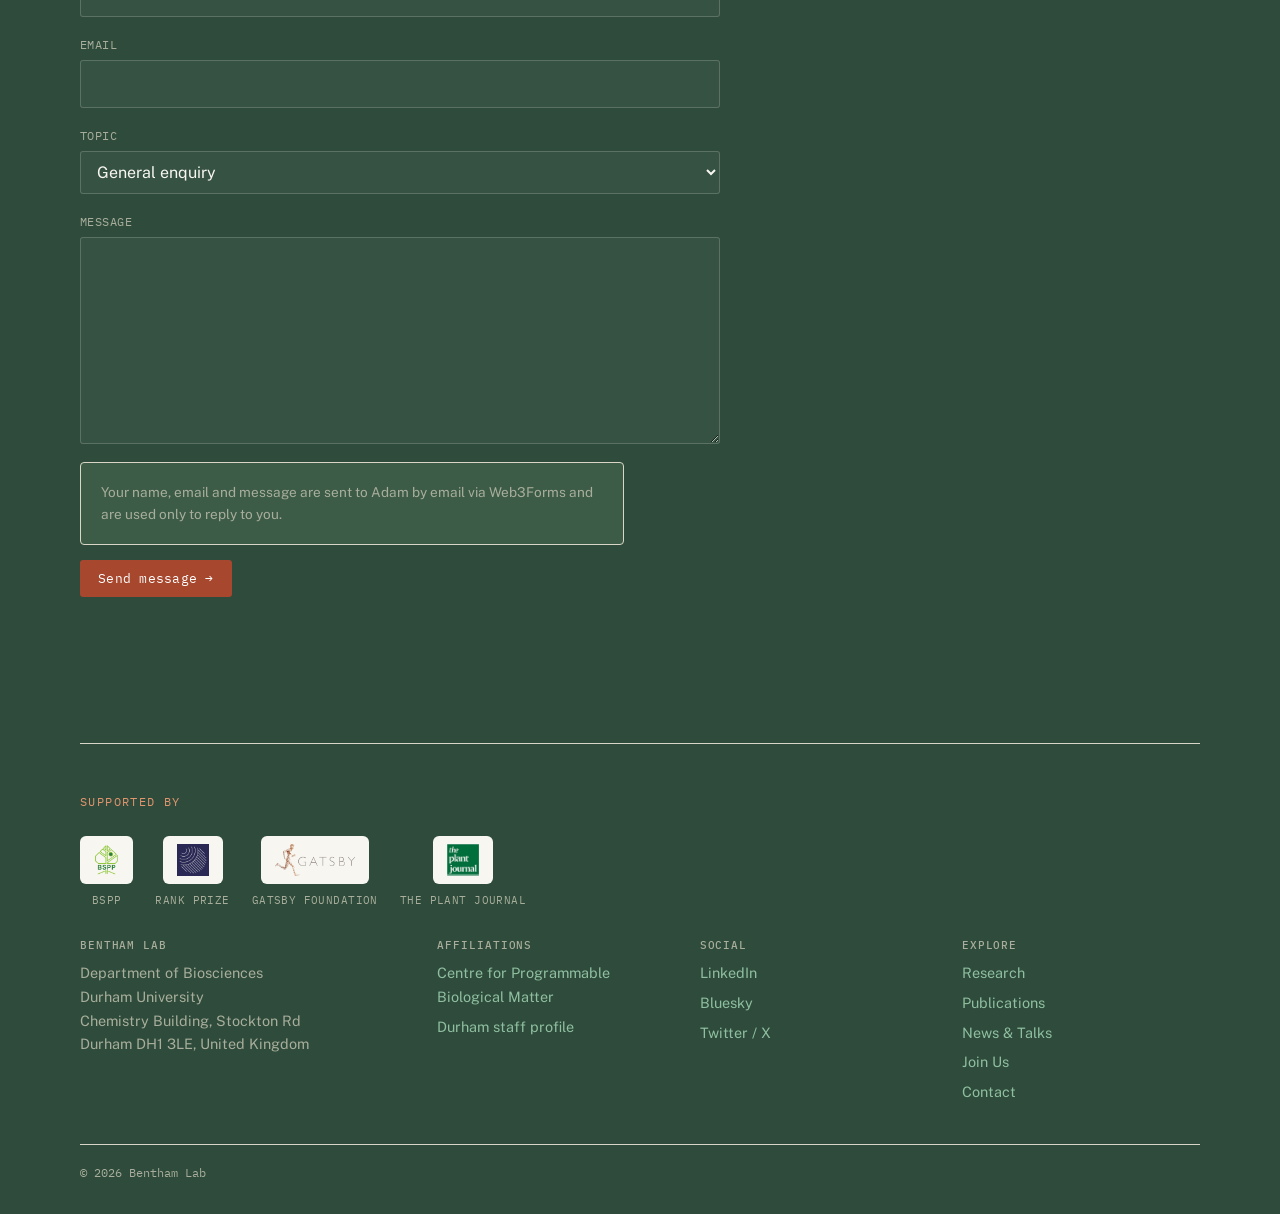
<file: join.html>
<!DOCTYPE html>
<html lang="en">
<head>
<meta charset="UTF-8">
<meta name="viewport" content="width=device-width, initial-scale=1">
<title>Join Us — Bentham Lab</title>
<meta name="description" content="Opportunities to join the Bentham Lab: PhD, postdoc, and intern positions.">
<link rel="canonical" href="https://benthamlab.org/join.html">
<meta property="og:type" content="website">
<meta property="og:site_name" content="Bentham Lab">
<meta property="og:title" content="Join Us — Bentham Lab">
<meta property="og:description" content="Opportunities to join the Bentham Lab: PhD, postdoc, and intern positions.">
<meta property="og:url" content="https://benthamlab.org/join.html">
<meta property="og:image" content="https://benthamlab.org/assets/og/og-image.png">
<meta property="og:image:width" content="1200">
<meta property="og:image:height" content="630">
<meta name="twitter:card" content="summary_large_image">
<meta name="twitter:title" content="Join Us — Bentham Lab">
<meta name="twitter:description" content="Opportunities to join the Bentham Lab: PhD, postdoc, and intern positions.">
<meta name="twitter:image" content="https://benthamlab.org/assets/og/og-image.png">
<link rel="preconnect" href="https://fonts.googleapis.com">
<link href="https://fonts.googleapis.com/css2?family=Fraunces:opsz,wght@9..144,300;9..144,440;9..144,560&family=Public+Sans:wght@400;500;600&family=IBM+Plex+Mono:wght@400;500&display=swap" rel="stylesheet">
<link rel="stylesheet" href="styles.css">
<link rel="icon" type="image/svg+xml" href="assets/logo/bentham-lab-favicon.svg">
</head>
<body data-page="join.html">

<header class="site-header">
  <div class="container">
    <a href="index.html" class="wordmark">
      <img src="assets/logo/bentham-lab-mark-header.svg" alt="" class="wordmark-mark">
      <span>Bentham Lab
      <small>CPBM · Department of Biosciences · Durham University</small>
      </span>
    </a>
    <button class="nav-toggle" aria-expanded="false" aria-controls="mainnav">Menu</button>
    <nav class="main-nav" id="mainnav">
      <ul>
        <li><a href="index.html">Home</a></li>
        <li><a href="research.html">Research</a></li>
        <li><a href="people.html">People</a></li>
        <li><a href="publications.html">Publications</a></li>
        <li><a href="recognition.html">News &amp; Talks</a></li>
        <li><a href="join.html" aria-current="page">Join Us</a></li>
        <li><a href="contact.html">Contact</a></li>
      </ul>
    </nav>
  </div>
</header>

<main>

  <section class="page-header container">
    <span class="eyebrow">Join Us</span>
    <h1>We welcome enquiries</h1>
    <p class="lede">We're always glad to hear from people who want to work at the interface of computational design and wet-lab biology, whatever stage you're at and whichever half you're coming from.</p>
  </section>

  <section class="section container" id="phd-studentship">
    <span class="eyebrow">Open position</span>
    <h2 class="mt-0">Gatsby Sainsbury PhD Studentship</h2>

    <div class="research-block">
      <div class="index">PhD</div>
      <div>
        <h3>Designing Immunity from First Principles: AI Protein Design and Structural Biology to Build Synthetic Plant Immune Receptors</h3>
        <p>Now recruiting: a fully funded four-year Gatsby Sainsbury PhD on AI-designed synthetic plant immune receptors. Apply by 27 November 2026.</p>
        <p><strong>Supervisors:</strong> Dr Adam Bentham, with co-supervision from Prof. Marc Knight.<br>
        <strong>Funding:</strong> four years, with tuition and Durham college fees paid by the Gatsby Charitable Foundation. The 2027/28 award provides a maintenance stipend of £26,212, plus laboratory expenses and a books, conferences and travel allowance.<br>
        <strong>Eligibility:</strong> open to students worldwide. Computational, physical and biological backgrounds are all welcome.</p>
        <p><strong>How to apply:</strong> email <a href="mailto:adam.r.bentham@durham.ac.uk">adam.r.bentham@durham.ac.uk</a> by <strong>Friday 27 November 2026</strong> with a CV, a covering letter of no more than one page, and a transcript of your results to date. Informal enquiries are welcome.</p>
        <span class="tag">Deadline 27 Nov 2026</span><span class="tag">Fully funded</span><span class="tag">4 years</span>
        <p><a class="btn" href="https://www.findaphd.com/phds/project/designing-immunity-from-first-principles-ai-protein-design-and-structural-biology-to-build-synthetic-plant-immune-receptors-fully-funded-4-year/?p198817">Full advert on FindAPhD →</a></p>
      </div>
    </div>
  </section>

  <section class="section container" id="needl-studentship">
    <span class="eyebrow">Open position</span>
    <h2 class="mt-0">BBSRC NEEDL PhD Studentship</h2>

    <div class="research-block">
      <div class="index">PhD</div>
      <div>
        <h3>Designer Proteins for Synthetic Immune Signalling for Enhanced Plant Disease Resistance</h3>
        <p>Now recruiting: a four-year PhD funded by UKRI BBSRC through the North East England Doctoral Landscape (NEEDL). The project will use generative protein design to build synthetic plant immune receptors, then test and refine them using cell-free synthetic biology and calcium signalling analysis. It builds on preliminary results from the lab in which computationally designed receptor domains have been incorporated into a plant immune receptor scaffold.</p>
        <p><strong>Supervisors:</strong> Dr Adam Bentham, with co-supervision from Dr Marc Knight (Durham University) and Dr Tom Howard (Newcastle University).<br>
        <strong>Funding:</strong> four years, funded by UKRI BBSRC. For home (UK) students, funding covers a tax-free stipend at the UKRI rate (indicative year-one amount for 2027/28: £21,803, to be confirmed), research costs and tuition fees. Studentships start on 1 October 2027.<br>
        <strong>Eligibility:</strong> open to home (UK) candidates; a small number of awards are available for outstanding international applicants (limited to 30% of appointments). Backgrounds in biochemistry, structural biology, computational biology, bioinformatics or plant sciences are all suitable.</p>
        <p><strong>How to apply:</strong> through the NEEDL programme by <strong>5pm (GMT) on Tuesday 24 November 2026</strong>. Prospective applicants are encouraged to email <a href="mailto:adam.r.bentham@durham.ac.uk">adam.r.bentham@durham.ac.uk</a> to discuss the project before applying.</p>
        <span class="tag">Deadline 24 Nov 2026</span><span class="tag">BBSRC funded</span><span class="tag">4 years</span>
        <p><a class="btn" href="https://www.findaphd.com/phds/project/ukri-bbsrc-needl-dla-designer-proteins-for-synthetic-immune-signalling-for-enhanced-plant-disease-resistance/?p200776">Full advert on FindAPhD →</a> <a class="btn" href="https://www.needl.org.uk/apply/">NEEDL application page →</a></p>
      </div>
    </div>
  </section>

  <section class="section container">
    <div class="research-block">
      <div class="index">Postdoc</div>
      <div>
        <h3>Postdoctoral researchers</h3>
        <p>We're happy to support strong applications to independent fellowship schemes. The MSCA Postdoctoral Fellowship 2026 call (deadline 9 September 2026) is one live route — if you're considering applying with the lab as host, get in touch well before the deadline so we can work on the proposal together.</p>
      </div>
    </div>

    <div class="research-block">
      <div class="index">PhD</div>
      <div>
        <h3>PhD students</h3>
        <p>We take on PhD students working across computational binder design, host-pathogen interaction engineering, and structural validation — currently spanning plant immune receptors and targets in neglected tropical disease. Get in touch to discuss project ideas and funding routes — including Durham studentship schemes and UKRI-funded doctoral training programmes.</p>
      </div>
    </div>

    <div class="research-block">
      <div class="index">Intern / MSc</div>
      <div>
        <h3>Interns &amp; visiting researchers</h3>
        <p>We host a small number of interns and visiting researchers each year, typically for computational design or wet-lab rotation projects. Availability varies — enquire about current capacity.</p>
      </div>
    </div>
  </section>

  <section class="section container">
    <span class="eyebrow">FAQ</span>
    <h2 class="mt-0">Before you write in</h2>

    <div class="research-block">
      <div class="index">Q</div>
      <div>
        <h3>What does a typical project look like?</h3>
        <p>Most projects start with a design question — a target, a scaffold, or a hypothesis about what a designed component needs to do — then move between computational design and experimental testing in a relevant host-pathogen system, or structural work. See <a href="research.html">Research</a> for current directions.</p>
      </div>
    </div>

    <div class="research-block">
      <div class="index">Q</div>
      <div>
        <h3>Do I need a wet-lab or computational background?</h3>
        <p>Either is a reasonable starting point. What matters more is being willing to work across both, since the lab's core problem sits at that interface.</p>
      </div>
    </div>

    <div class="research-block">
      <div class="index">Q</div>
      <div>
        <h3>How do I get in touch?</h3>
        <p>Email is the most reliable route — see <a href="contact.html">Contact</a>. A short note on your background and what draws you to the lab's work is more useful to us than a generic CV email.</p>
      </div>
    </div>
  </section>

  <section class="section container center">
    <a class="btn" href="contact.html">Get in touch →</a>
  </section>

</main>

<footer class="site-footer container">
  <span class="eyebrow">Supported by</span>
  <div class="funders">
    <div class="funder-item">
      <img class="funder-logo" src="assets/logos/bspp.png" alt="British Society for Plant Pathology">
      <span class="funder-name">BSPP</span>
    </div>
    <div class="funder-item">
      <img class="funder-logo" src="assets/logos/rank-prize.png" alt="Rank Prize">
      <span class="funder-name">Rank Prize</span>
    </div>
    <div class="funder-item">
      <img class="funder-logo" src="assets/logos/gatsby-foundation.png" alt="Gatsby Charitable Foundation">
      <span class="funder-name">Gatsby Foundation</span>
    </div>
    <div class="funder-item">
      <img class="funder-logo" src="assets/logos/plant-journal.png" alt="The Plant Journal">
      <span class="funder-name">The Plant Journal</span>
    </div>
  </div>

  <div class="footer-grid">
    <div>
      <h4>Bentham Lab</h4>
      <p class="muted">Department of Biosciences<br>Durham University<br>Chemistry Building, Stockton Rd<br>Durham DH1 3LE, United Kingdom</p>
    </div>
    <div>
      <h4>Affiliations</h4>
      <ul>
        <li><a href="https://heddlelab.org">Centre for Programmable Biological Matter</a></li>
        <li><a href="https://www.durham.ac.uk/staff/adam-r-bentham/">Durham staff profile</a></li>
      </ul>
    </div>
    <div>
      <h4>Social</h4>
      <ul>
        <li><a href="https://www.linkedin.com/in/adam-bentham-4842b2176/">LinkedIn</a></li>
        <li><a href="https://bsky.app/profile/adamrbentham.bsky.social">Bluesky</a></li>
        <li><a href="https://x.com/AdamRBentham">Twitter / X</a></li>
      </ul>
    </div>
    <div>
      <h4>Explore</h4>
      <ul>
        <li><a href="research.html">Research</a></li>
        <li><a href="publications.html">Publications</a></li>
        <li><a href="recognition.html">News &amp; Talks</a></li>
        <li><a href="join.html">Join Us</a></li>
        <li><a href="contact.html">Contact</a></li>
      </ul>
    </div>
  </div>

  <div class="footer-bottom">
    <span>© 2026 Bentham Lab</span>
  </div>
</footer>

<script>
  const toggle = document.querySelector('.nav-toggle');
  const nav = document.querySelector('.main-nav');
  if (toggle) {
    toggle.addEventListener('click', () => {
      const open = nav.classList.toggle('open');
      toggle.setAttribute('aria-expanded', open ? 'true' : 'false');
    });
  }
</script>
<script src="scroll-continue.js"></script>

</body>
</html>
</file>
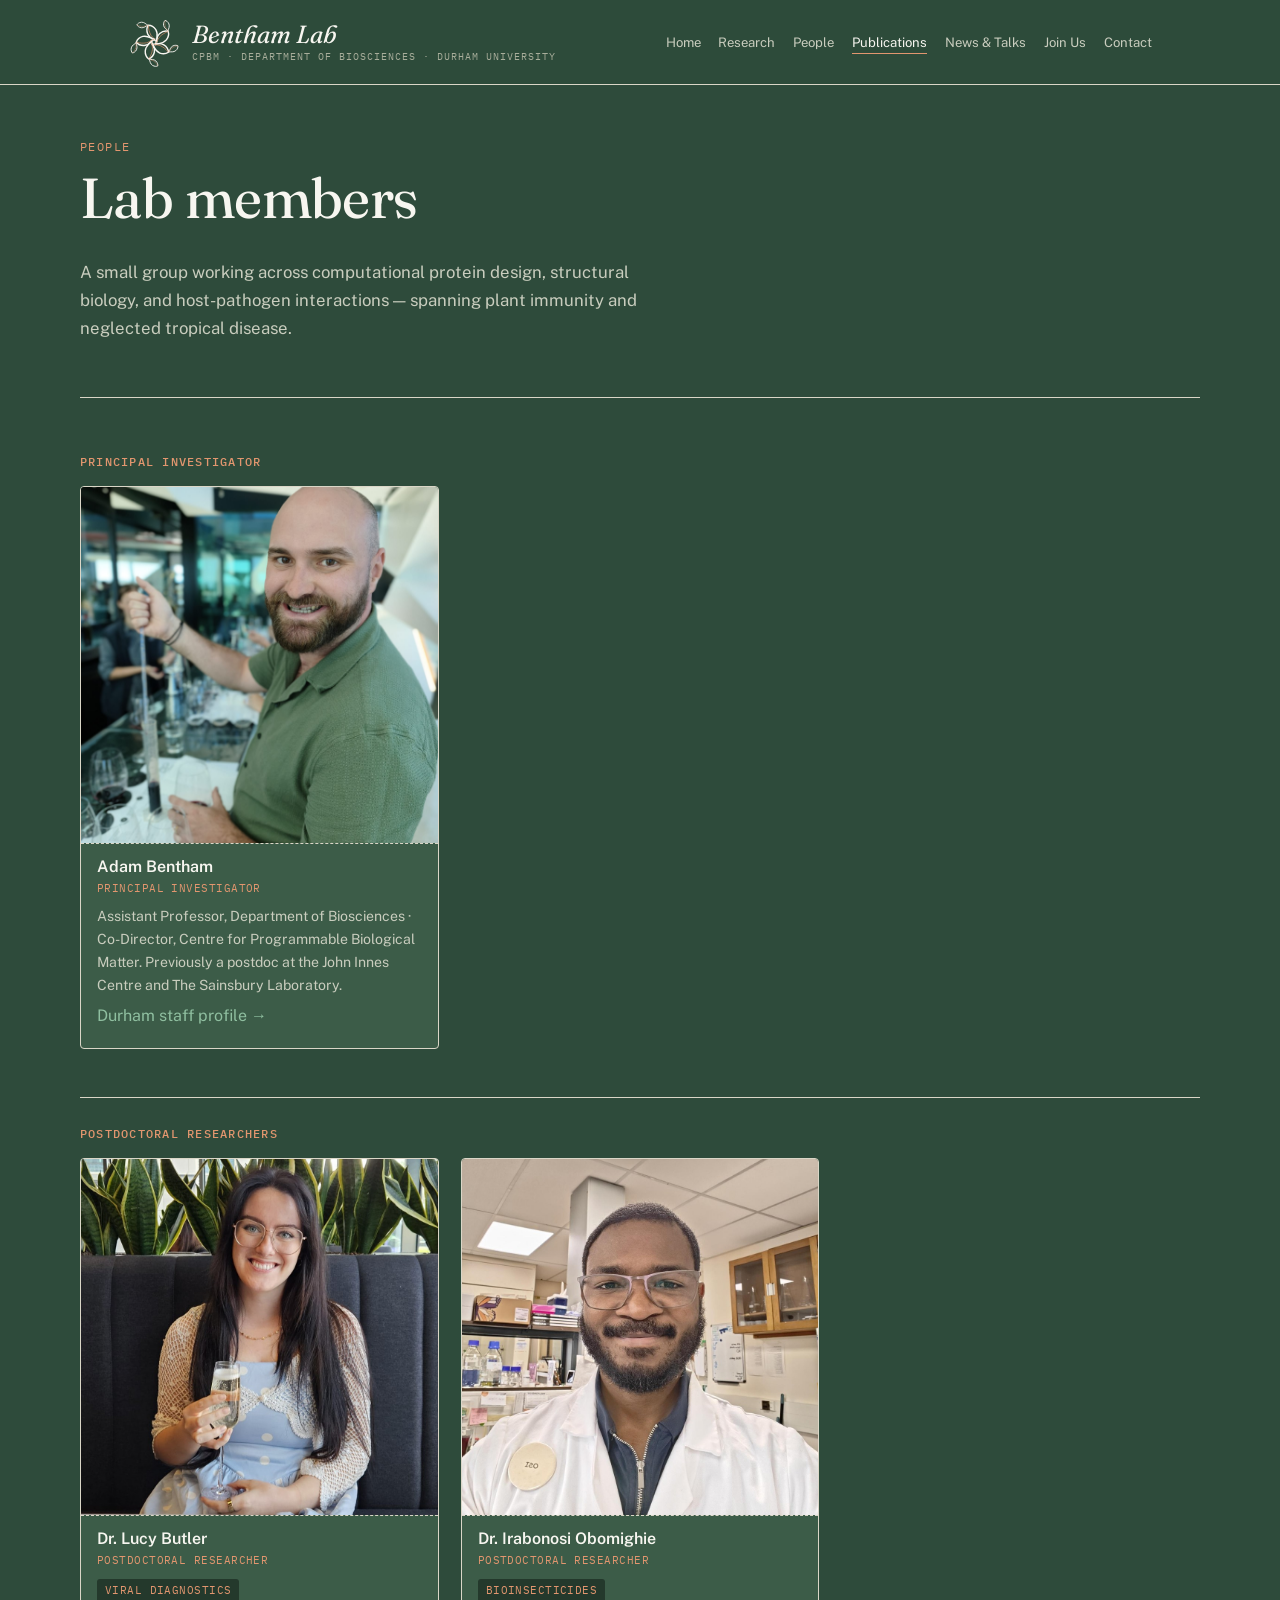
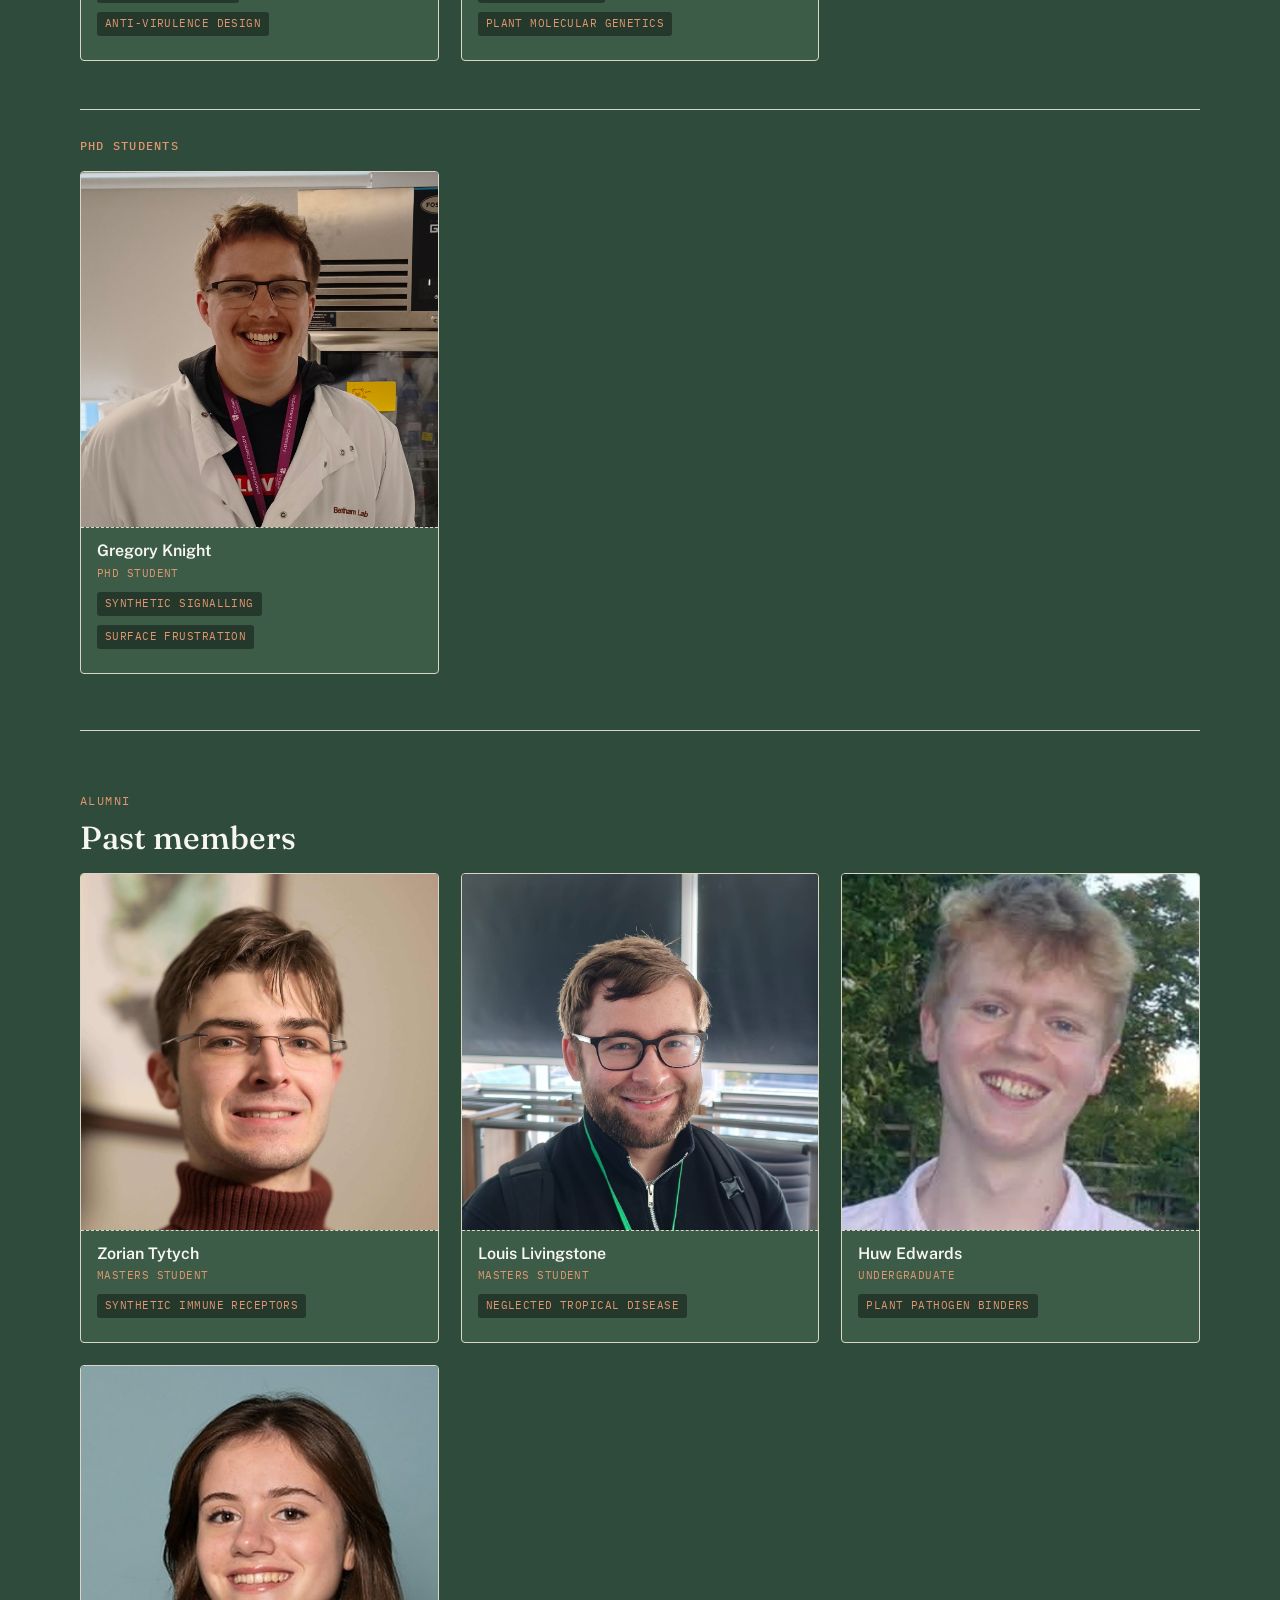
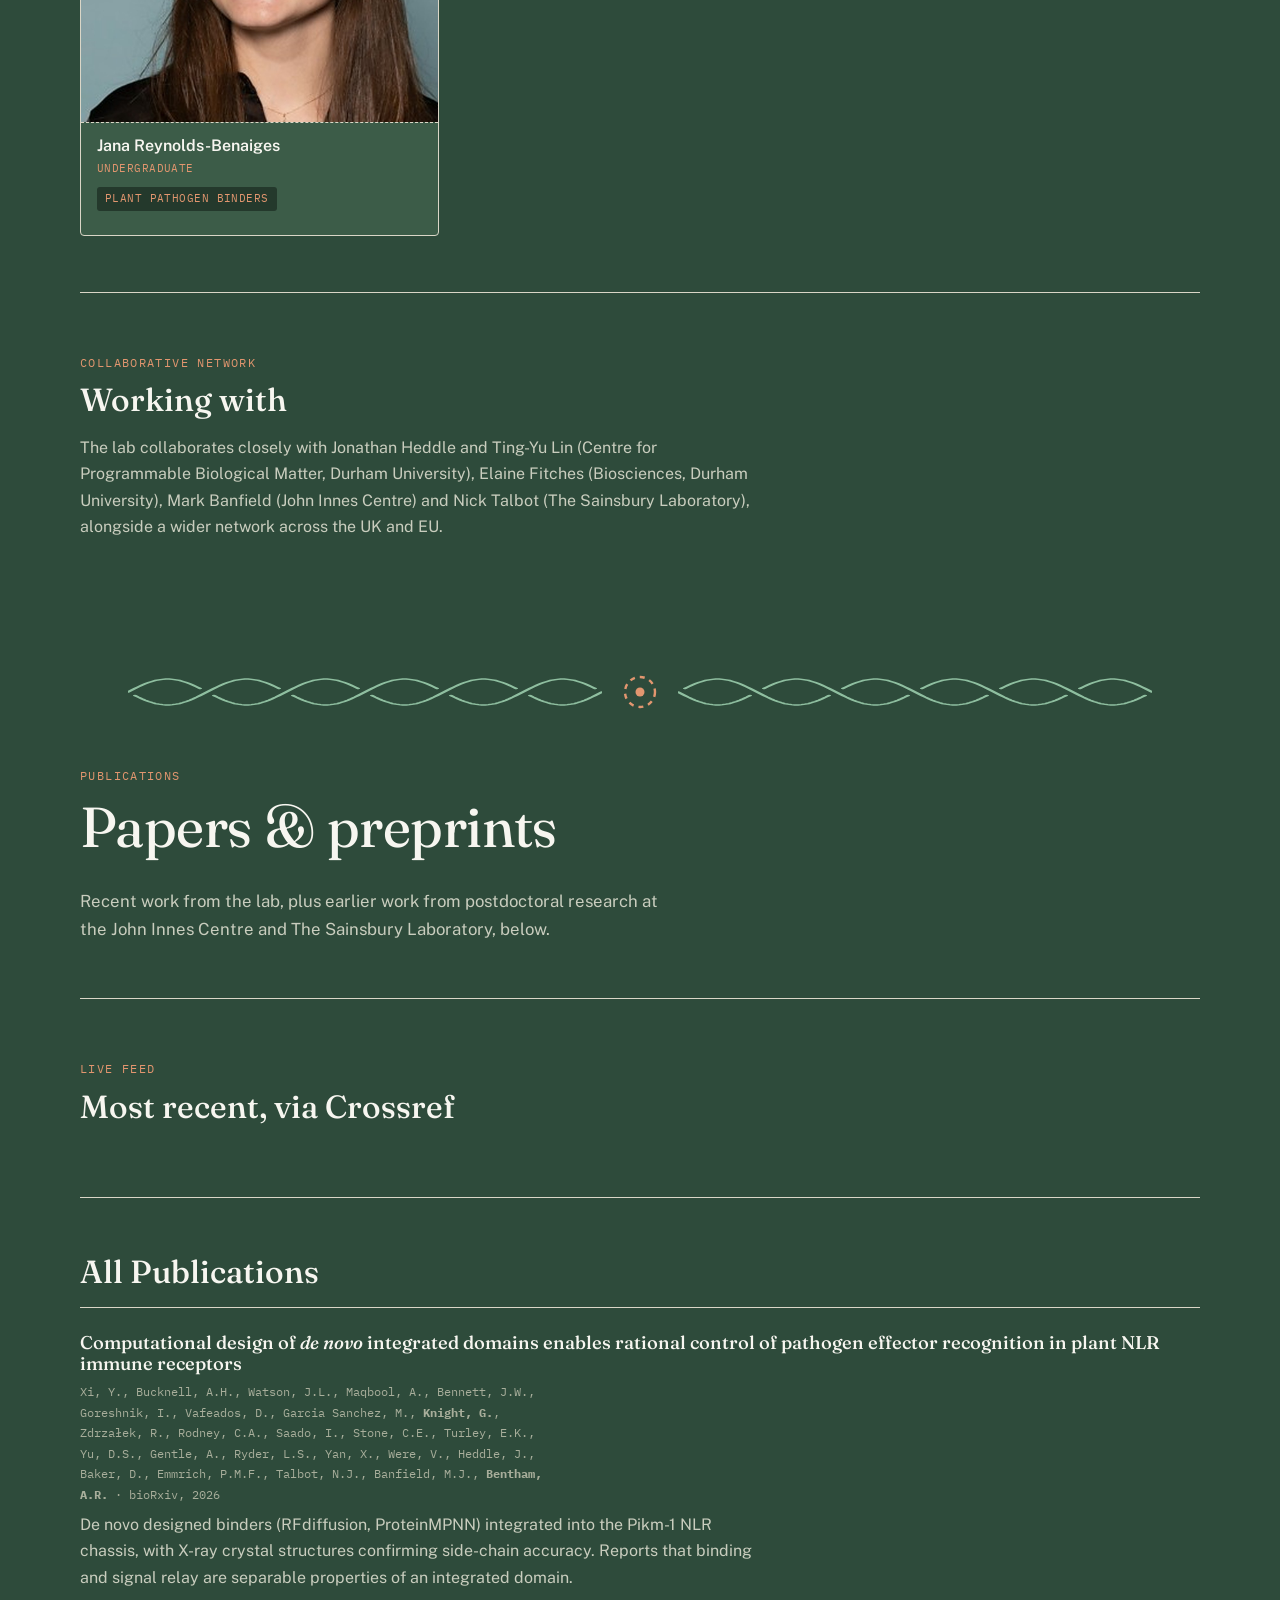
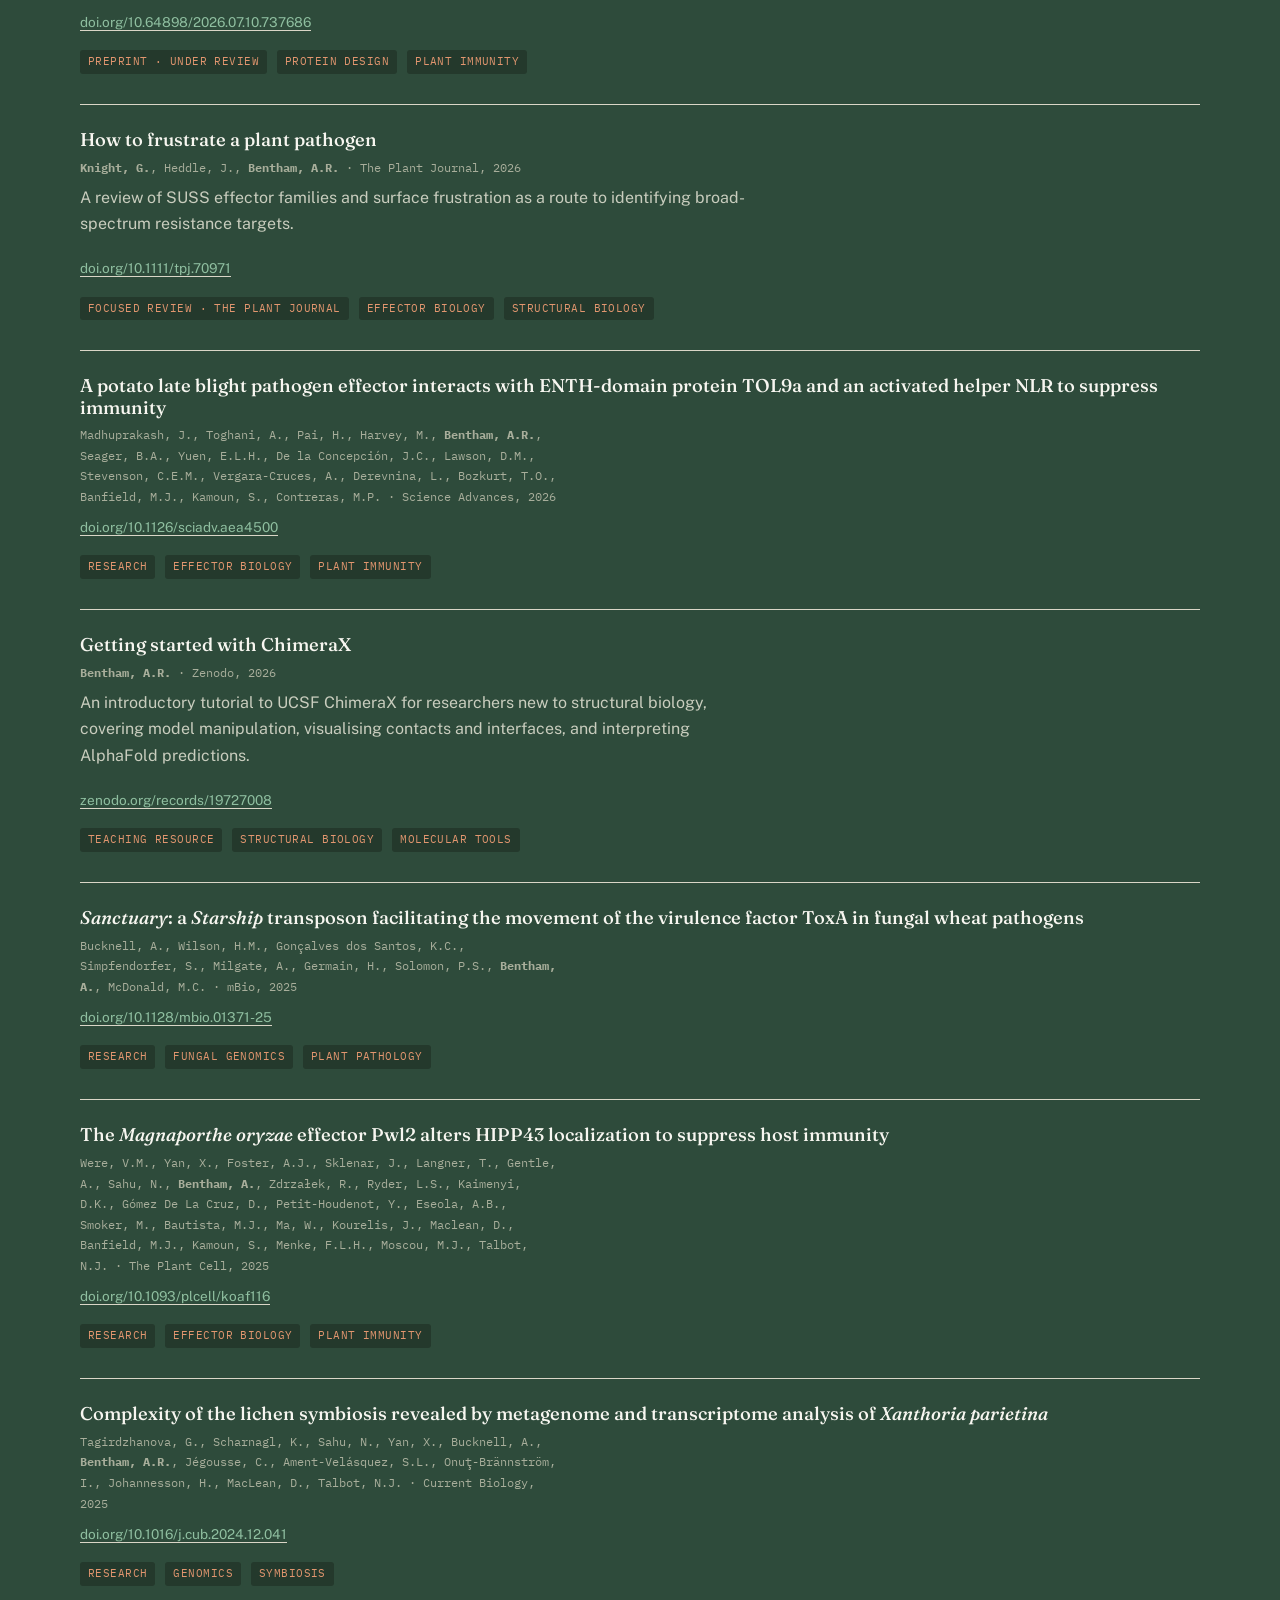
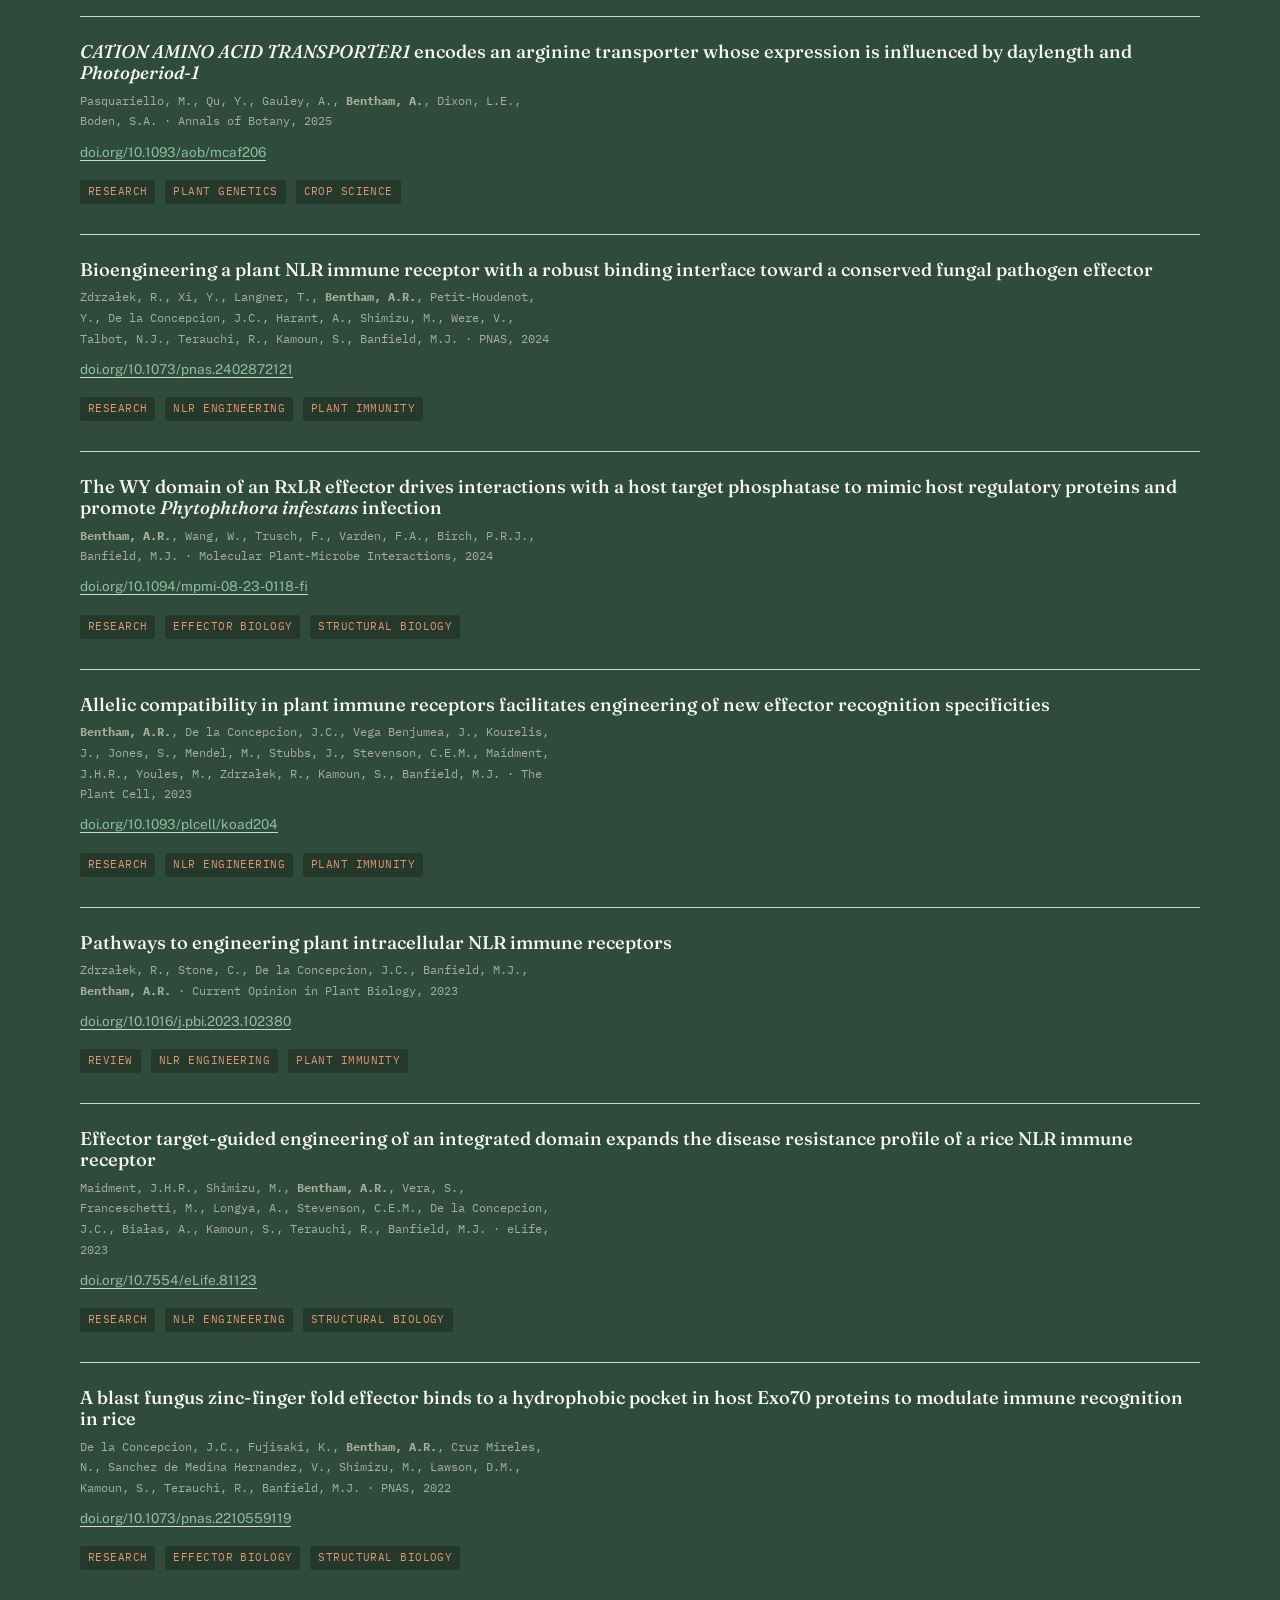
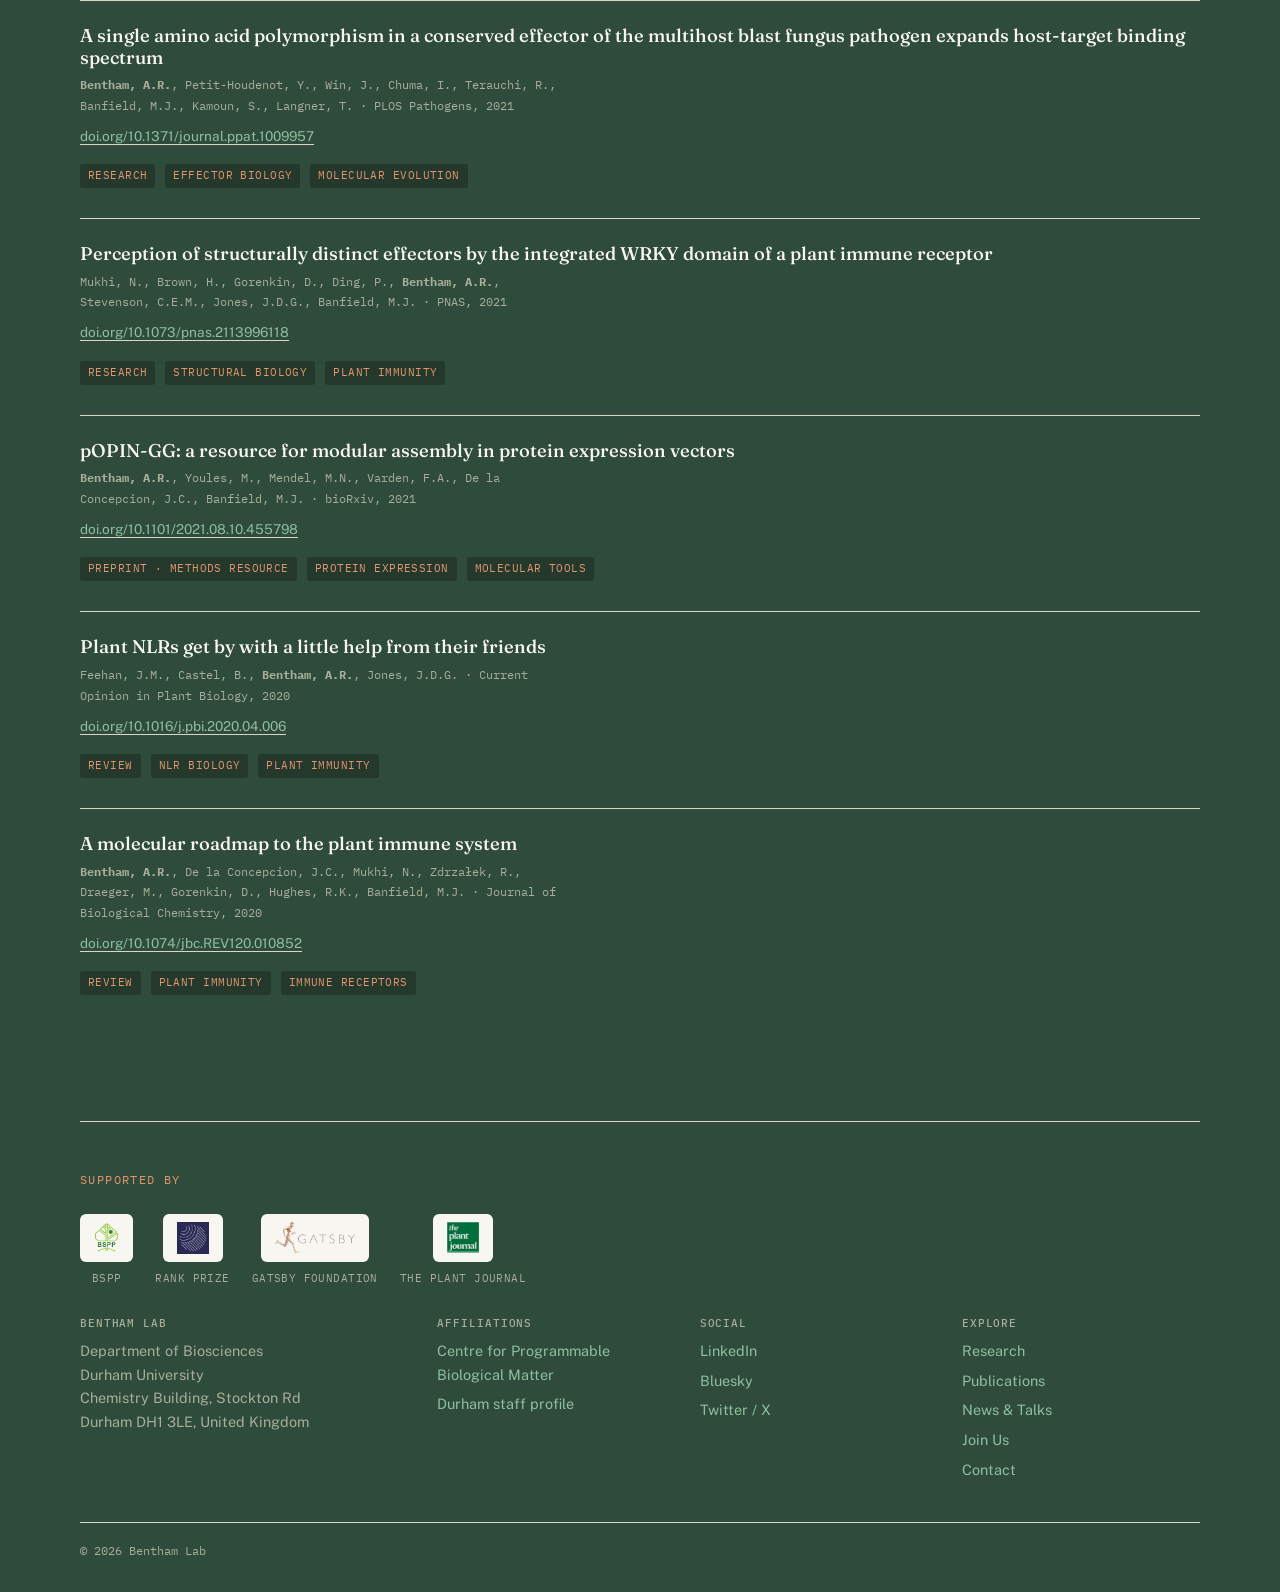
<file: people.html>
<!DOCTYPE html>
<html lang="en">
<head>
<meta charset="UTF-8">
<meta name="viewport" content="width=device-width, initial-scale=1">
<title>People — Bentham Lab</title>
<meta name="description" content="Members of the Bentham Lab at Durham University.">
<link rel="canonical" href="https://benthamlab.org/people.html">
<meta property="og:type" content="website">
<meta property="og:site_name" content="Bentham Lab">
<meta property="og:title" content="People — Bentham Lab">
<meta property="og:description" content="Members of the Bentham Lab at Durham University.">
<meta property="og:url" content="https://benthamlab.org/people.html">
<meta property="og:image" content="https://benthamlab.org/assets/og/og-image.png">
<meta property="og:image:width" content="1200">
<meta property="og:image:height" content="630">
<meta name="twitter:card" content="summary_large_image">
<meta name="twitter:title" content="People — Bentham Lab">
<meta name="twitter:description" content="Members of the Bentham Lab at Durham University.">
<meta name="twitter:image" content="https://benthamlab.org/assets/og/og-image.png">
<link rel="preconnect" href="https://fonts.googleapis.com">
<link href="https://fonts.googleapis.com/css2?family=Fraunces:opsz,wght@9..144,300;9..144,440;9..144,560&family=Public+Sans:wght@400;500;600&family=IBM+Plex+Mono:wght@400;500&display=swap" rel="stylesheet">
<link rel="stylesheet" href="styles.css">
<link rel="icon" type="image/svg+xml" href="assets/logo/bentham-lab-favicon.svg">
</head>
<body data-page="people.html">

<header class="site-header">
  <div class="container">
    <a href="index.html" class="wordmark">
      <img src="assets/logo/bentham-lab-mark-header.svg" alt="" class="wordmark-mark">
      <span>Bentham Lab
      <small>CPBM · Department of Biosciences · Durham University</small>
      </span>
    </a>
    <button class="nav-toggle" aria-expanded="false" aria-controls="mainnav">Menu</button>
    <nav class="main-nav" id="mainnav">
      <ul>
        <li><a href="index.html">Home</a></li>
        <li><a href="research.html">Research</a></li>
        <li><a href="people.html" aria-current="page">People</a></li>
        <li><a href="publications.html">Publications</a></li>
        <li><a href="recognition.html">News &amp; Talks</a></li>
        <li><a href="join.html">Join Us</a></li>
        <li><a href="contact.html">Contact</a></li>
      </ul>
    </nav>
  </div>
</header>

<main>

  <section class="page-header container">
    <span class="eyebrow">People</span>
    <h1>Lab members</h1>
    <p class="lede">A small group working across computational protein design, structural biology, and host-pathogen interactions — spanning plant immunity and neglected tropical disease.</p>
  </section>

  <section class="section container">

    <div class="people-tier">
      <h2 class="people-tier-label">Principal Investigator</h2>
      <div class="people-grid">
        <div class="person-card">
          <div class="person-photo has-photo"><img src="assets/people/adam-bentham.jpg" alt="Adam Bentham"></div>
          <div class="person-body">
            <h3>Adam Bentham</h3>
            <span class="person-role">Principal Investigator</span>
            <p>Assistant Professor, Department of Biosciences · Co-Director, Centre for Programmable Biological Matter. Previously a postdoc at the John Innes Centre and The Sainsbury Laboratory.</p>
            <a href="https://www.durham.ac.uk/staff/adam-r-bentham/">Durham staff profile →</a>
          </div>
        </div>
      </div>
    </div>

    <div class="people-tier">
      <h2 class="people-tier-label">Postdoctoral Researchers</h2>
      <div class="people-grid">
        <div class="person-card">
          <div class="person-photo has-photo"><img src="assets/people/lucy-butler.jpg" alt="Lucy Butler"></div>
          <div class="person-body">
            <h3>Dr. Lucy Butler</h3>
            <span class="person-role">Postdoctoral Researcher</span>
            <span class="tag">Viral diagnostics</span>
            <span class="tag">Anti-virulence design</span>
          </div>
        </div>

        <div class="person-card">
          <div class="person-photo has-photo"><img src="assets/people/irabonosi-obomighie.jpg" alt="Irabonosi Obomighie"></div>
          <div class="person-body">
            <h3>Dr. Irabonosi Obomighie</h3>
            <span class="person-role">Postdoctoral Researcher</span>
            <span class="tag">Bioinsecticides</span>
            <span class="tag">Plant molecular genetics</span>
          </div>
        </div>
      </div>
    </div>

    <div class="people-tier">
      <h2 class="people-tier-label">PhD Students</h2>
      <div class="people-grid">
        <div class="person-card">
          <div class="person-photo has-photo"><img src="assets/people/greg-knight.jpg" alt="Gregory Knight"></div>
          <div class="person-body">
            <h3>Gregory Knight</h3>
            <span class="person-role">PhD Student</span>
            <span class="tag">Synthetic signalling</span>
            <span class="tag">Surface frustration</span>
          </div>
        </div>
      </div>
    </div>

  </section>

  <section class="section container">
    <span class="eyebrow">Alumni</span>
    <h2 class="mt-0">Past members</h2>
    <div class="people-grid">
        <div class="person-card">
          <div class="person-photo has-photo"><img src="assets/people/zorian-tytych.jpg" alt="Zorian Tytych"></div>
          <div class="person-body">
            <h3>Zorian Tytych</h3>
            <span class="person-role">Masters Student</span>
            <span class="tag">Synthetic immune receptors</span>
          </div>
        </div>

        <div class="person-card">
          <div class="person-photo has-photo"><img src="assets/people/louis-livingstone.jpg" alt="Louis Livingstone"></div>
          <div class="person-body">
            <h3>Louis Livingstone</h3>
            <span class="person-role">Masters Student</span>
            <span class="tag">Neglected tropical disease</span>
          </div>
        </div>

        <div class="person-card">
          <div class="person-photo has-photo"><img src="assets/people/huw-edwards.jpg" alt="Huw Edwards"></div>
          <div class="person-body">
            <h3>Huw Edwards</h3>
            <span class="person-role">Undergraduate</span>
            <span class="tag">Plant pathogen binders</span>
          </div>
        </div>

        <div class="person-card">
          <div class="person-photo has-photo"><img src="assets/people/jana-reynolds-benaiges.jpg" alt="Jana Reynolds-Benaiges"></div>
          <div class="person-body">
            <h3>Jana Reynolds-Benaiges</h3>
            <span class="person-role">Undergraduate</span>
            <span class="tag">Plant pathogen binders</span>
          </div>
        </div>
    </div>
  </section>

  <section class="section container">
    <span class="eyebrow">Collaborative network</span>
    <h2 class="mt-0">Working with</h2>
    <p>The lab collaborates closely with Jonathan Heddle and Ting-Yu Lin (Centre for Programmable Biological Matter, Durham University), Elaine Fitches (Biosciences, Durham University), Mark Banfield (John Innes Centre) and Nick Talbot (The Sainsbury Laboratory), alongside a wider network across the UK and EU.</p>
  </section>

</main>

<footer class="site-footer container">
  <span class="eyebrow">Supported by</span>
  <div class="funders">
    <div class="funder-item">
      <img class="funder-logo" src="assets/logos/bspp.png" alt="British Society for Plant Pathology">
      <span class="funder-name">BSPP</span>
    </div>
    <div class="funder-item">
      <img class="funder-logo" src="assets/logos/rank-prize.png" alt="Rank Prize">
      <span class="funder-name">Rank Prize</span>
    </div>
    <div class="funder-item">
      <img class="funder-logo" src="assets/logos/gatsby-foundation.png" alt="Gatsby Charitable Foundation">
      <span class="funder-name">Gatsby Foundation</span>
    </div>
    <div class="funder-item">
      <img class="funder-logo" src="assets/logos/plant-journal.png" alt="The Plant Journal">
      <span class="funder-name">The Plant Journal</span>
    </div>
  </div>

  <div class="footer-grid">
    <div>
      <h4>Bentham Lab</h4>
      <p class="muted">Department of Biosciences<br>Durham University<br>Chemistry Building, Stockton Rd<br>Durham DH1 3LE, United Kingdom</p>
    </div>
    <div>
      <h4>Affiliations</h4>
      <ul>
        <li><a href="https://heddlelab.org">Centre for Programmable Biological Matter</a></li>
        <li><a href="https://www.durham.ac.uk/staff/adam-r-bentham/">Durham staff profile</a></li>
      </ul>
    </div>
    <div>
      <h4>Social</h4>
      <ul>
        <li><a href="https://www.linkedin.com/in/adam-bentham-4842b2176/">LinkedIn</a></li>
        <li><a href="https://bsky.app/profile/adamrbentham.bsky.social">Bluesky</a></li>
        <li><a href="https://x.com/AdamRBentham">Twitter / X</a></li>
      </ul>
    </div>
    <div>
      <h4>Explore</h4>
      <ul>
        <li><a href="research.html">Research</a></li>
        <li><a href="publications.html">Publications</a></li>
        <li><a href="recognition.html">News &amp; Talks</a></li>
        <li><a href="join.html">Join Us</a></li>
        <li><a href="contact.html">Contact</a></li>
      </ul>
    </div>
  </div>

  <div class="footer-bottom">
    <span>© 2026 Bentham Lab</span>
  </div>
</footer>

<script>
  const toggle = document.querySelector('.nav-toggle');
  const nav = document.querySelector('.main-nav');
  if (toggle) {
    toggle.addEventListener('click', () => {
      const open = nav.classList.toggle('open');
      toggle.setAttribute('aria-expanded', open ? 'true' : 'false');
    });
  }
</script>
<script src="scroll-continue.js"></script>

</body>
</html>
</file>
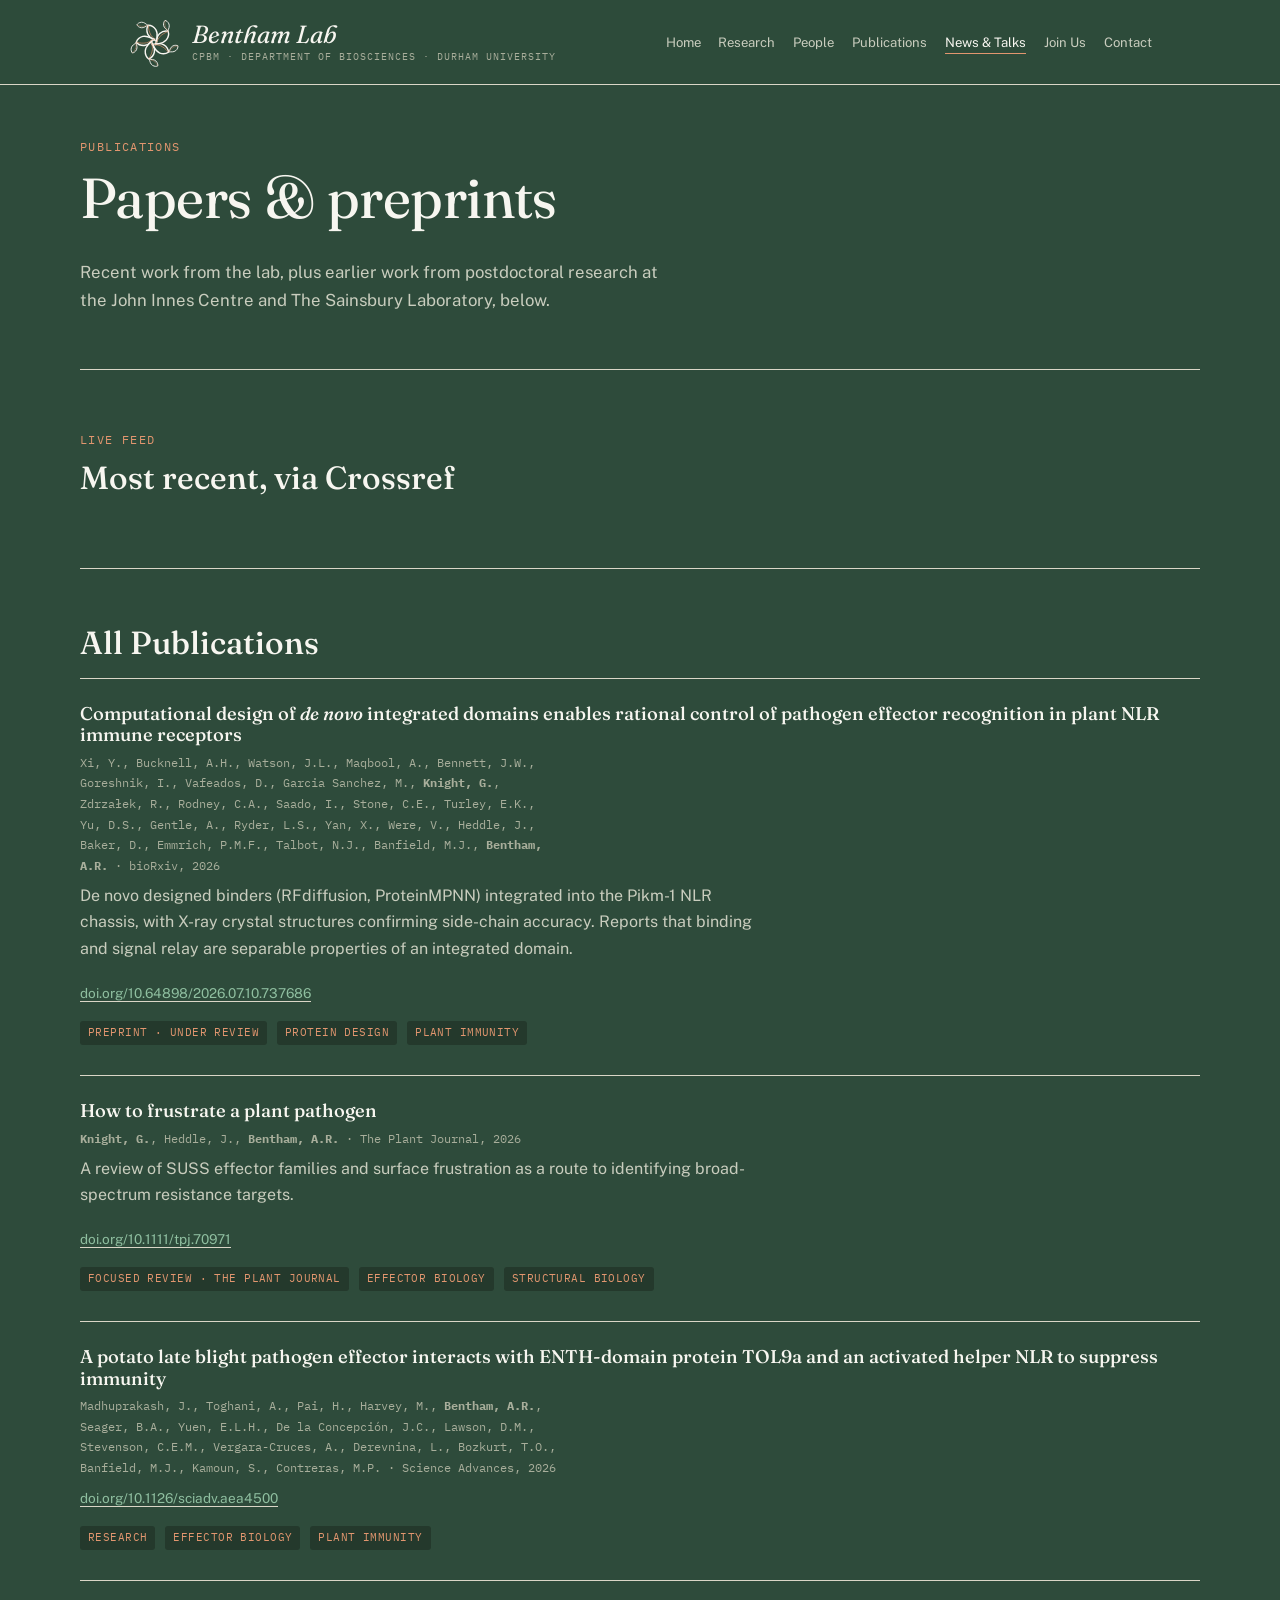
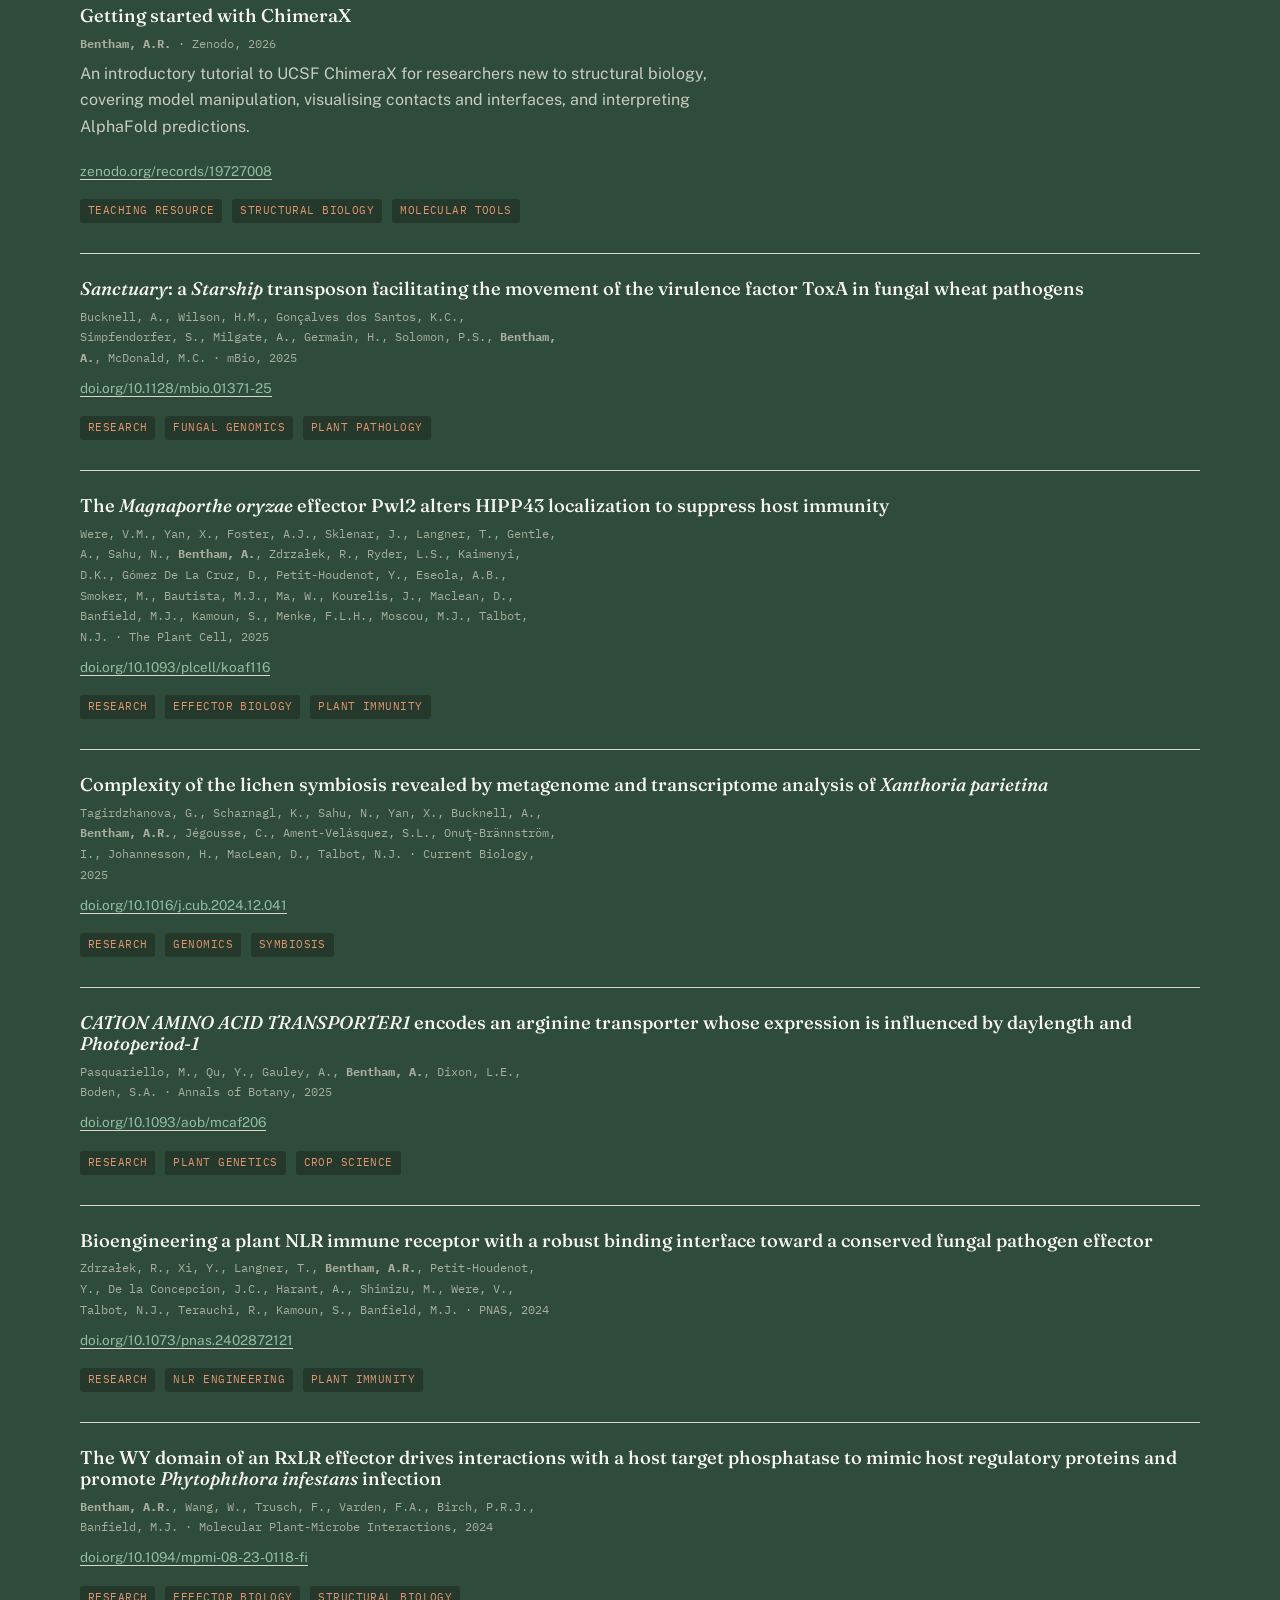
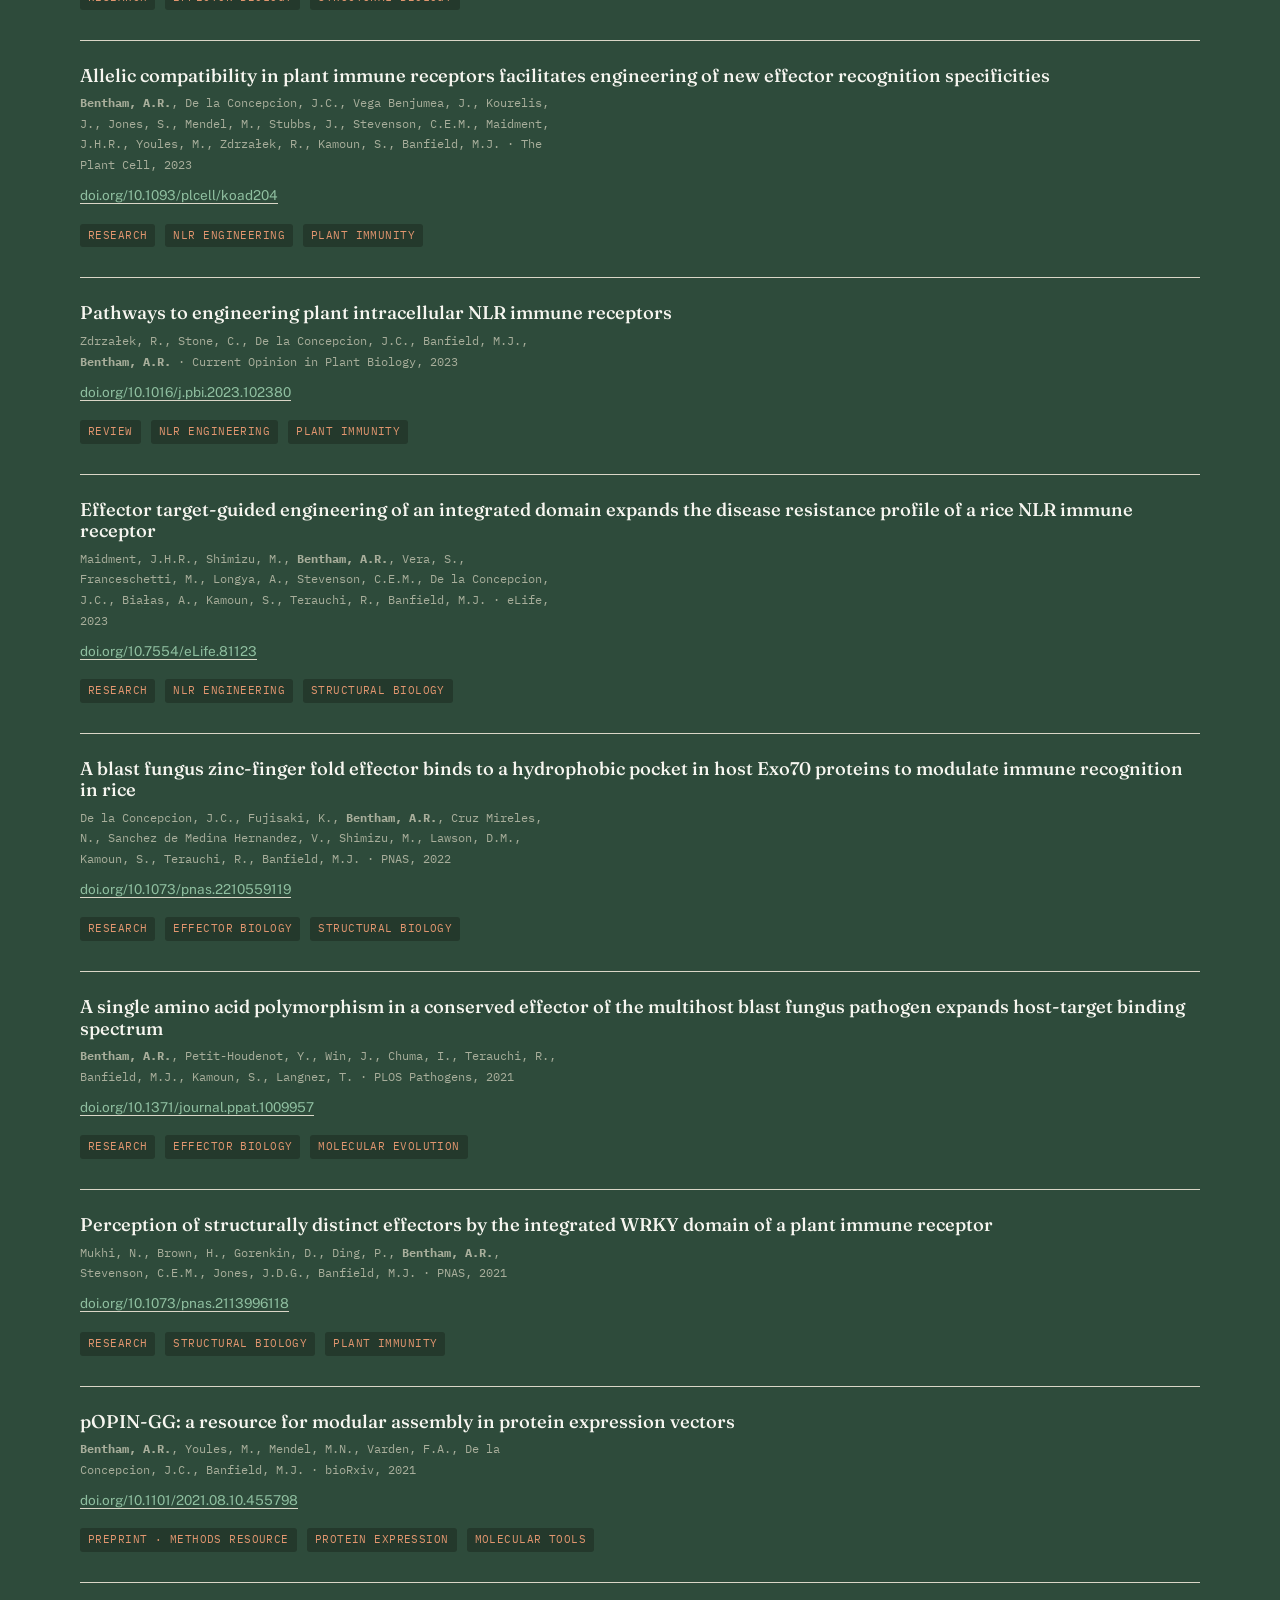
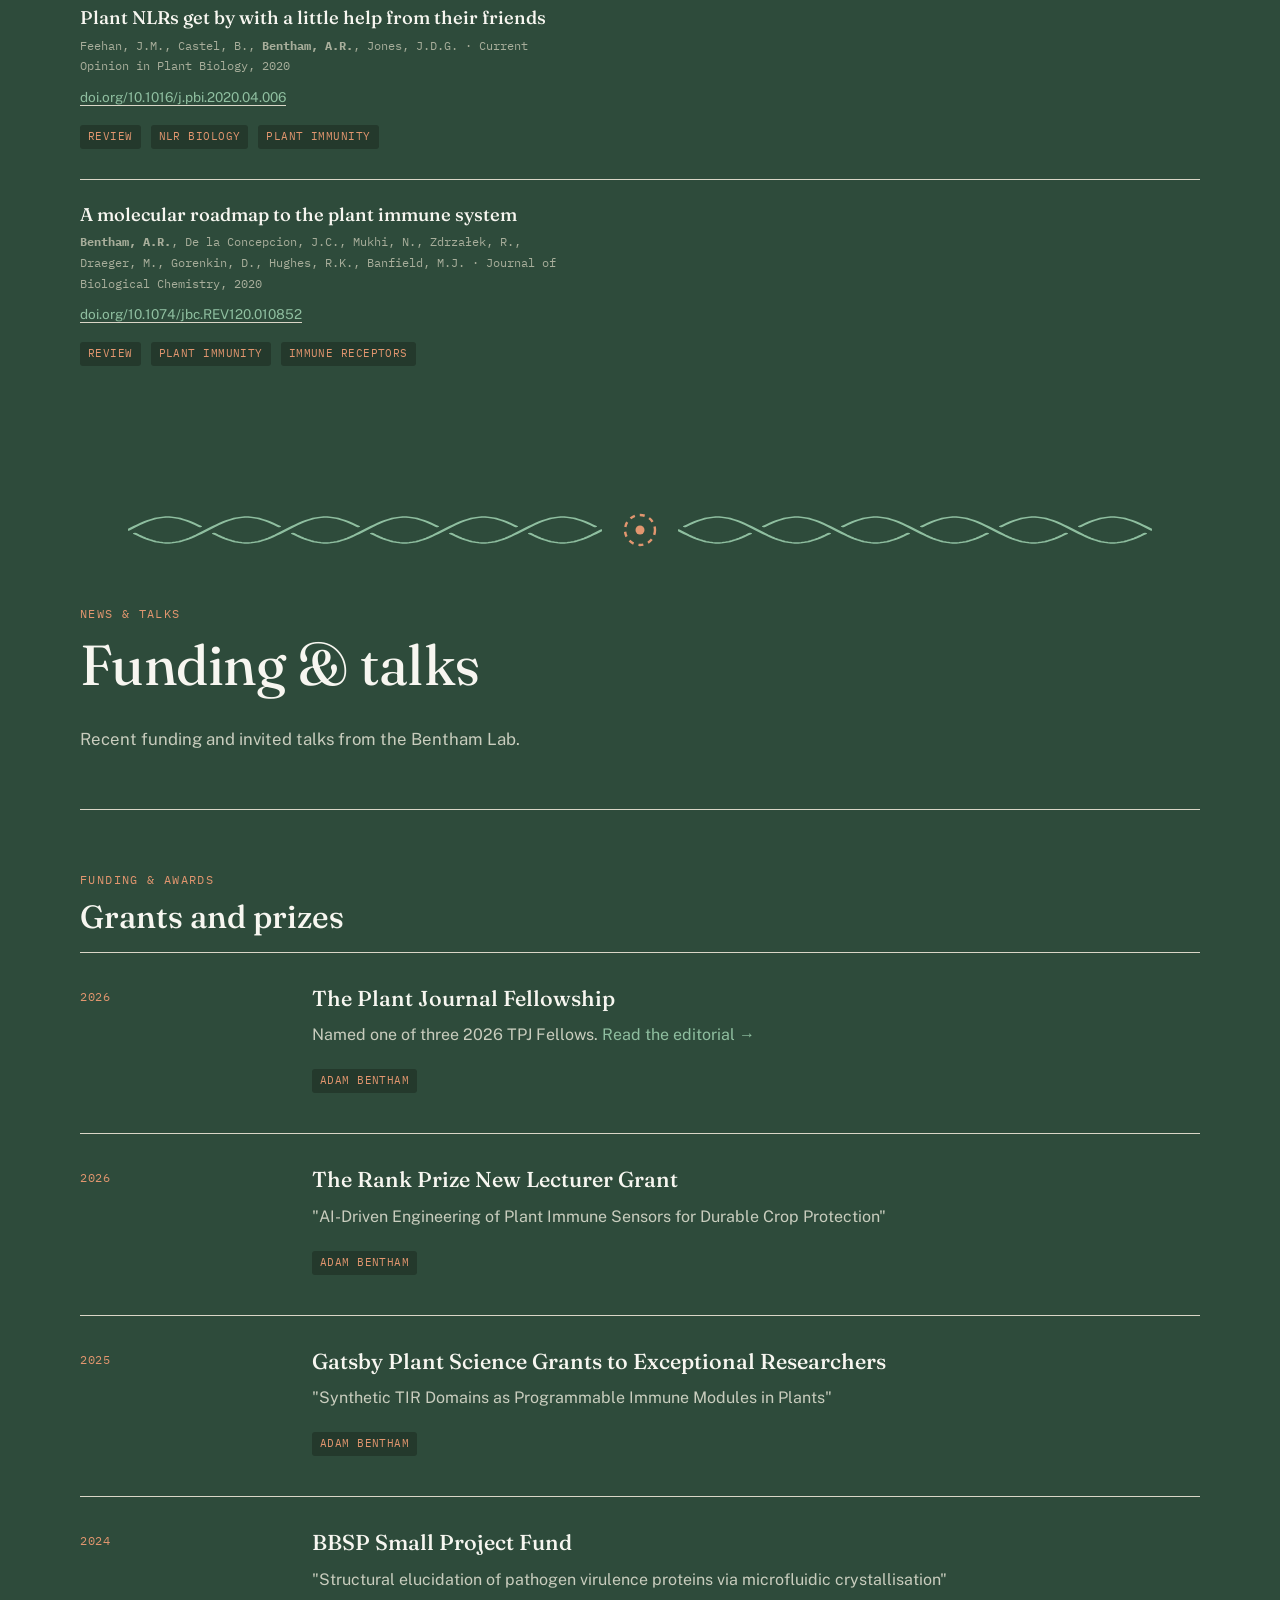
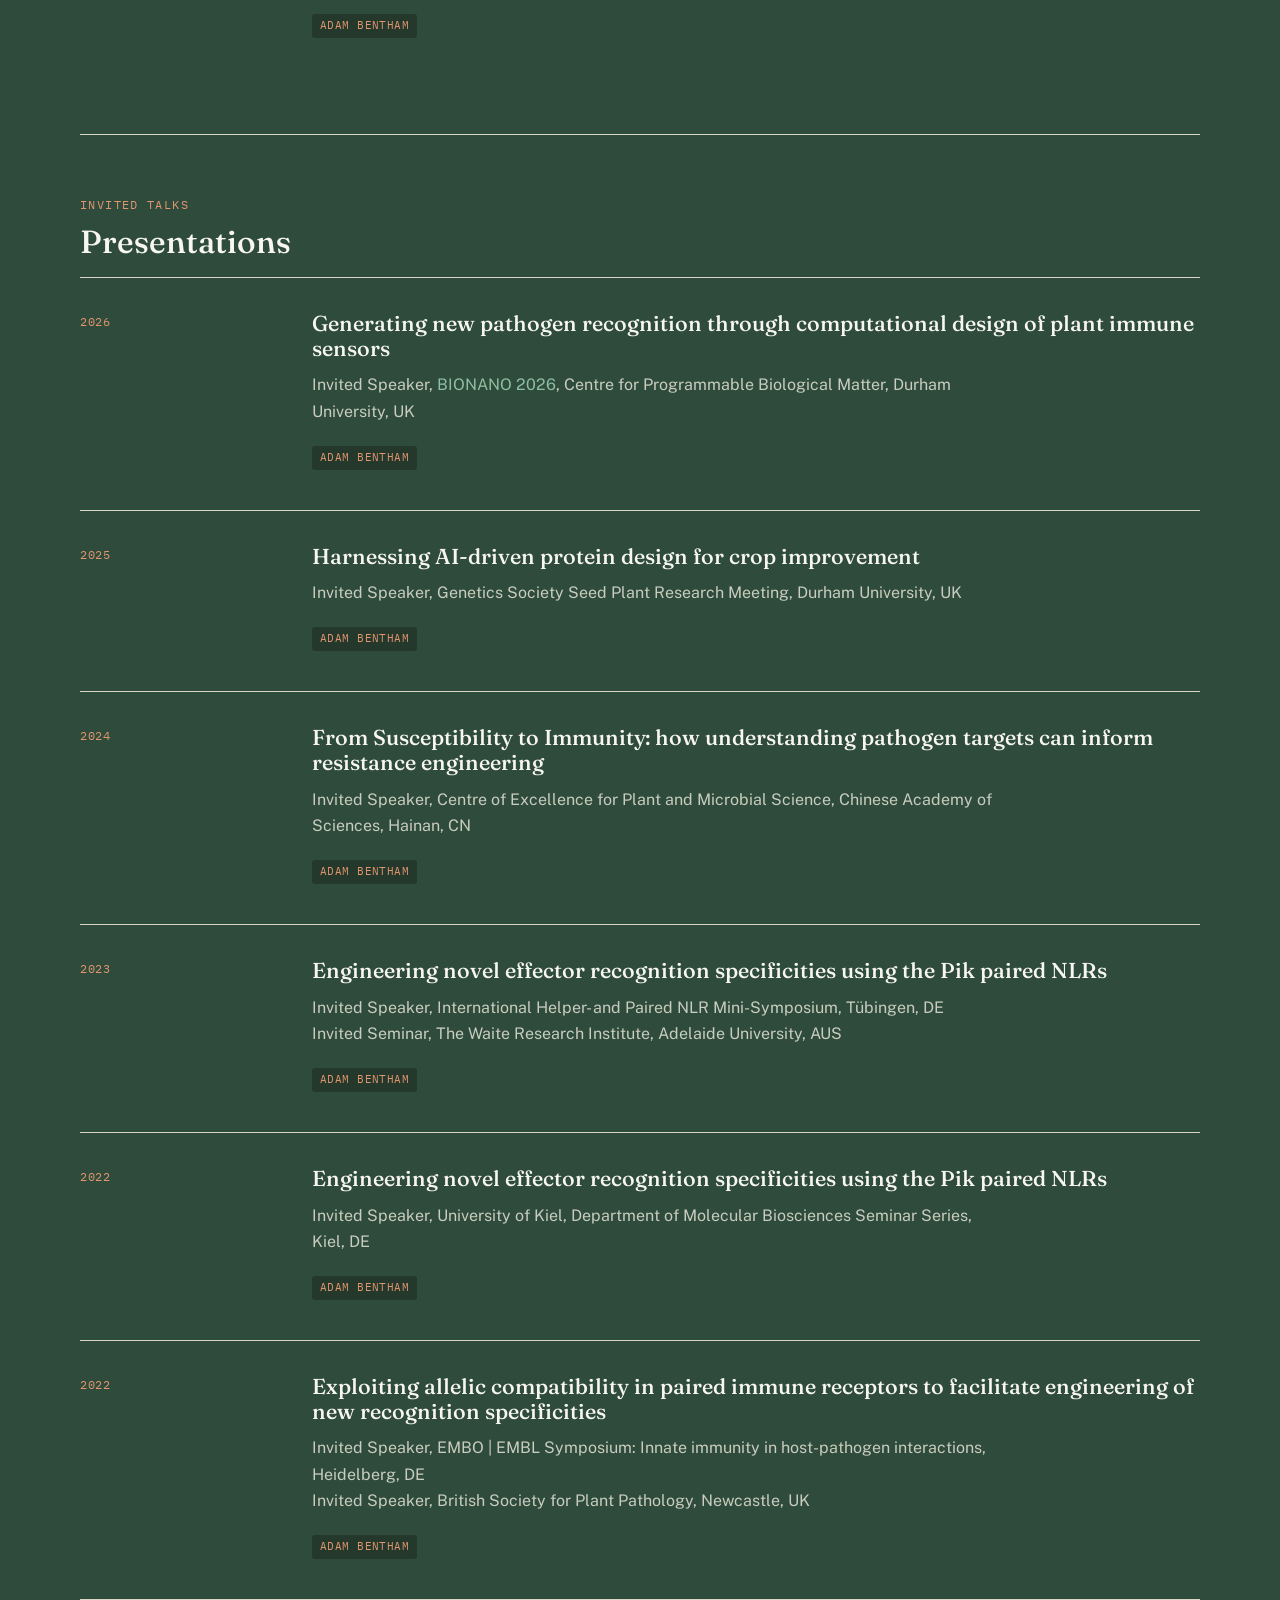
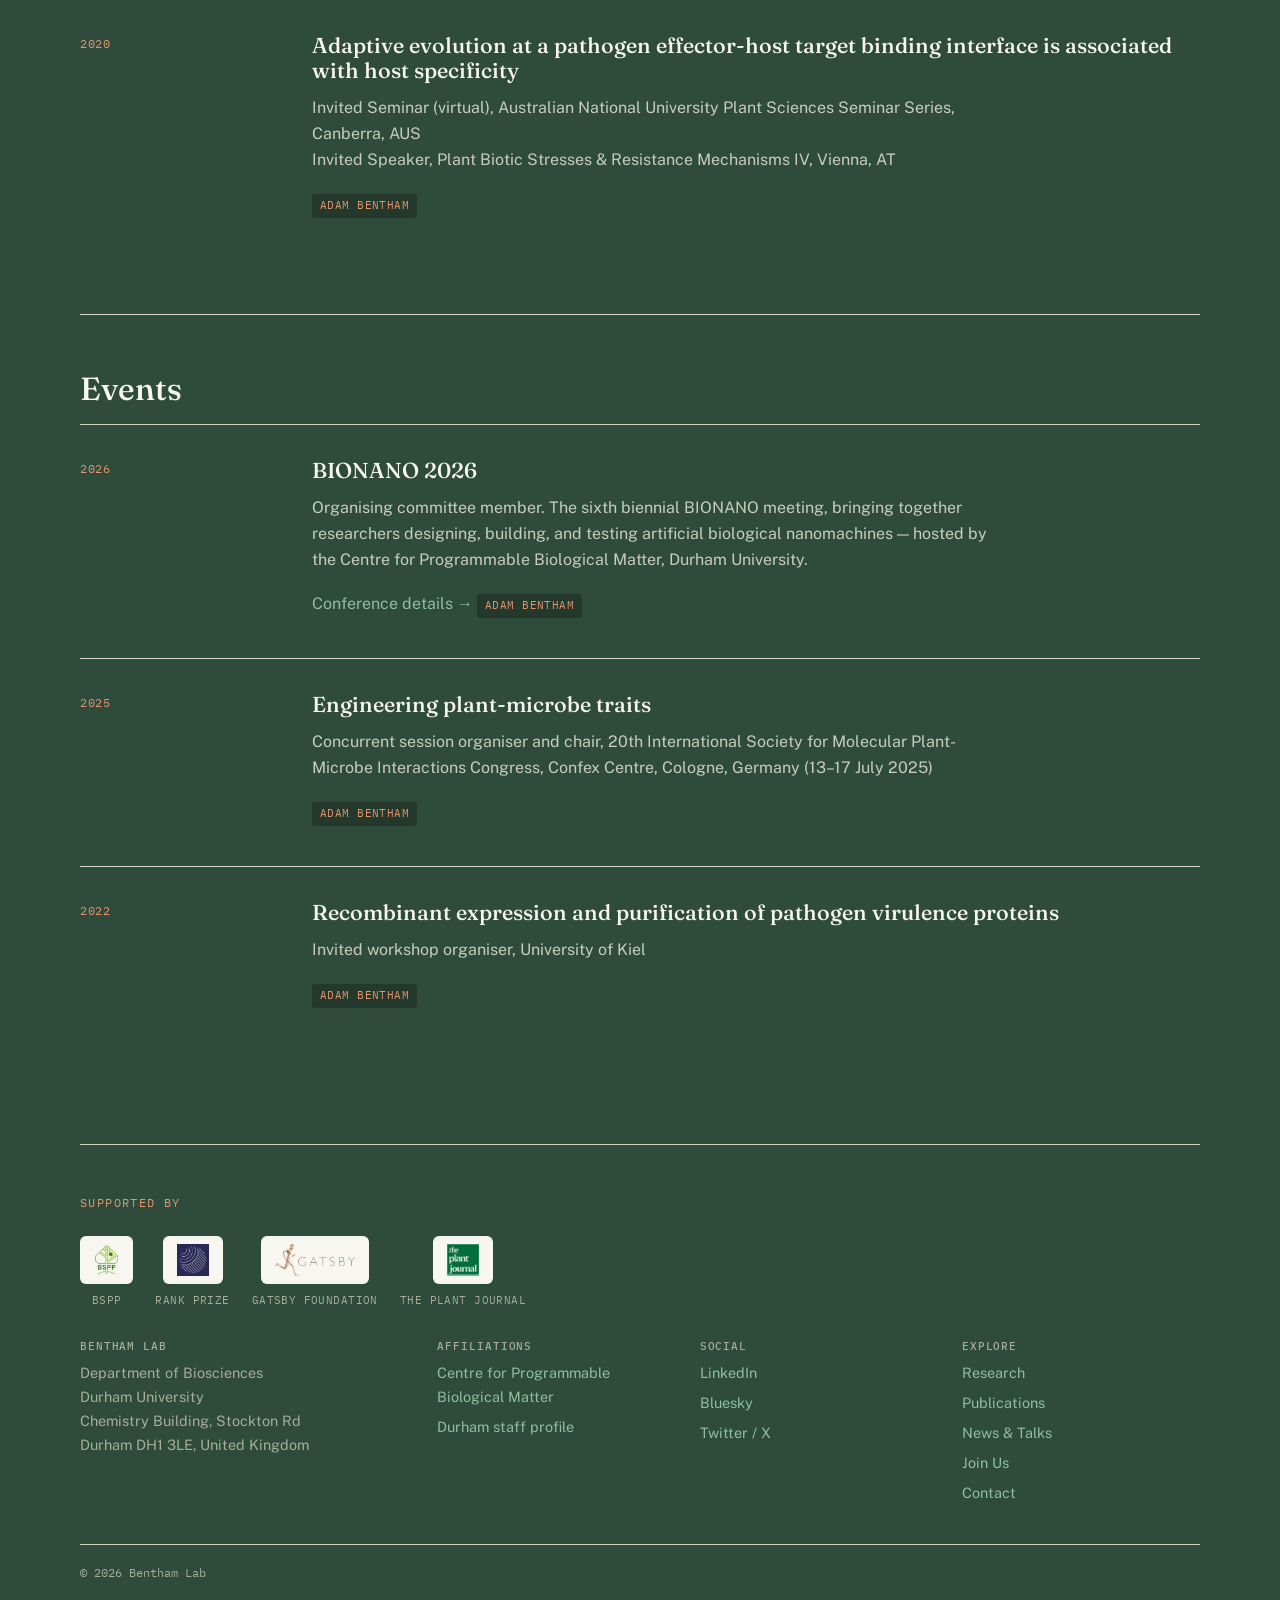
<file: publications.html>
<!DOCTYPE html>
<html lang="en">
<head>
<meta charset="UTF-8">
<meta name="viewport" content="width=device-width, initial-scale=1">
<title>Publications — Bentham Lab</title>
<meta name="description" content="Publications and preprints from the Bentham Lab.">
<link rel="canonical" href="https://benthamlab.org/publications.html">
<meta property="og:type" content="website">
<meta property="og:site_name" content="Bentham Lab">
<meta property="og:title" content="Publications — Bentham Lab">
<meta property="og:description" content="Publications and preprints from the Bentham Lab.">
<meta property="og:url" content="https://benthamlab.org/publications.html">
<meta property="og:image" content="https://benthamlab.org/assets/og/og-image.png">
<meta property="og:image:width" content="1200">
<meta property="og:image:height" content="630">
<meta name="twitter:card" content="summary_large_image">
<meta name="twitter:title" content="Publications — Bentham Lab">
<meta name="twitter:description" content="Publications and preprints from the Bentham Lab.">
<meta name="twitter:image" content="https://benthamlab.org/assets/og/og-image.png">
<link rel="preconnect" href="https://fonts.googleapis.com">
<link href="https://fonts.googleapis.com/css2?family=Fraunces:opsz,wght@9..144,300;9..144,440;9..144,560&family=Public+Sans:wght@400;500;600&family=IBM+Plex+Mono:wght@400;500&display=swap" rel="stylesheet">
<link rel="stylesheet" href="styles.css">
<link rel="icon" type="image/svg+xml" href="assets/logo/bentham-lab-favicon.svg">
</head>
<body data-page="publications.html">

<header class="site-header">
  <div class="container">
    <a href="index.html" class="wordmark">
      <img src="assets/logo/bentham-lab-mark-header.svg" alt="" class="wordmark-mark">
      <span>Bentham Lab
      <small>CPBM · Department of Biosciences · Durham University</small>
      </span>
    </a>
    <button class="nav-toggle" aria-expanded="false" aria-controls="mainnav">Menu</button>
    <nav class="main-nav" id="mainnav">
      <ul>
        <li><a href="index.html">Home</a></li>
        <li><a href="research.html">Research</a></li>
        <li><a href="people.html">People</a></li>
        <li><a href="publications.html" aria-current="page">Publications</a></li>
        <li><a href="recognition.html">News &amp; Talks</a></li>
        <li><a href="join.html">Join Us</a></li>
        <li><a href="contact.html">Contact</a></li>
      </ul>
    </nav>
  </div>
</header>

<main>

  <section class="page-header container">
    <span class="eyebrow">Publications</span>
    <h1>Papers &amp; preprints</h1>
    <p class="lede">Recent work from the lab, plus earlier work from postdoctoral research at the John Innes Centre and The Sainsbury Laboratory, below.</p>
  </section>

  <section class="section container" id="live-feed-section">
    <span class="eyebrow">Live feed</span>
    <h2 class="mt-0">Most recent, via Crossref</h2>
    <div id="live-pubs"></div>
  </section>

  <section class="section container">
    <h2 class="mt-0">All Publications</h2>

    <div class="pub-item">
      <h3>Computational design of <em>de novo</em> integrated domains enables rational control of pathogen effector recognition in plant NLR immune receptors</h3>
      <p class="pub-meta">Xi, Y., Bucknell, A.H., Watson, J.L., Maqbool, A., Bennett, J.W., Goreshnik, I., Vafeados, D., Garcia Sanchez, M., <strong>Knight, G.</strong>, Zdrza&#322;ek, R., Rodney, C.A., Saado, I., Stone, C.E., Turley, E.K., Yu, D.S., Gentle, A., Ryder, L.S., Yan, X., Were, V., Heddle, J., Baker, D., Emmrich, P.M.F., Talbot, N.J., Banfield, M.J., <strong>Bentham, A.R.</strong> &middot; bioRxiv, 2026</p>
      <p>De novo designed binders (RFdiffusion, ProteinMPNN) integrated into the Pikm-1 NLR chassis, with X-ray crystal structures confirming side-chain accuracy. Reports that binding and signal relay are separable properties of an integrated domain.</p>
      <div class="pub-links">
        <a href="https://doi.org/10.64898/2026.07.10.737686">doi.org/10.64898/2026.07.10.737686</a>
      </div>
      <div class="pub-tags">
        <span class="tag">Preprint · under review</span>
        <span class="tag">Protein design</span>
        <span class="tag">Plant immunity</span>
      </div>
    </div>

    <div class="pub-item">
      <h3>How to frustrate a plant pathogen</h3>
      <p class="pub-meta"><strong>Knight, G.</strong>, Heddle, J., <strong>Bentham, A.R.</strong> &middot; The Plant Journal, 2026</p>
      <p>A review of SUSS effector families and surface frustration as a route to identifying broad-spectrum resistance targets.</p>
      <div class="pub-links">
        <a href="https://doi.org/10.1111/tpj.70971">doi.org/10.1111/tpj.70971</a>
      </div>
      <div class="pub-tags">
        <span class="tag">Focused Review · The Plant Journal</span>
        <span class="tag">Effector biology</span>
        <span class="tag">Structural biology</span>
      </div>
    </div>

    <div class="pub-item">
      <h3>A potato late blight pathogen effector interacts with ENTH-domain protein TOL9a and an activated helper NLR to suppress immunity</h3>
      <p class="pub-meta">Madhuprakash, J., Toghani, A., Pai, H., Harvey, M., <strong>Bentham, A.R.</strong>, Seager, B.A., Yuen, E.L.H., De la Concepci&oacute;n, J.C., Lawson, D.M., Stevenson, C.E.M., Vergara-Cruces, A., Derevnina, L., Bozkurt, T.O., Banfield, M.J., Kamoun, S., Contreras, M.P. &middot; Science Advances, 2026</p>
      <div class="pub-links">
        <a href="https://doi.org/10.1126/sciadv.aea4500">doi.org/10.1126/sciadv.aea4500</a>
      </div>
      <div class="pub-tags">
        <span class="tag">Research</span>
        <span class="tag">Effector biology</span>
        <span class="tag">Plant immunity</span>
      </div>
    </div>

    <div class="pub-item">
      <h3>Getting started with ChimeraX</h3>
      <p class="pub-meta"><strong>Bentham, A.R.</strong> &middot; Zenodo, 2026</p>
      <p>An introductory tutorial to UCSF ChimeraX for researchers new to structural biology, covering model manipulation, visualising contacts and interfaces, and interpreting AlphaFold predictions.</p>
      <div class="pub-links">
        <a href="https://zenodo.org/records/19727008">zenodo.org/records/19727008</a>
      </div>
      <div class="pub-tags">
        <span class="tag">Teaching resource</span>
        <span class="tag">Structural biology</span>
        <span class="tag">Molecular tools</span>
      </div>
    </div>

    <div class="pub-item">
      <h3><em>Sanctuary</em>: a <em>Starship</em> transposon facilitating the movement of the virulence factor ToxA in fungal wheat pathogens</h3>
      <p class="pub-meta">Bucknell, A., Wilson, H.M., Gon&ccedil;alves dos Santos, K.C., Simpfendorfer, S., Milgate, A., Germain, H., Solomon, P.S., <strong>Bentham, A.</strong>, McDonald, M.C. &middot; mBio, 2025</p>
      <div class="pub-links">
        <a href="https://doi.org/10.1128/mbio.01371-25">doi.org/10.1128/mbio.01371-25</a>
      </div>
      <div class="pub-tags">
        <span class="tag">Research</span>
        <span class="tag">Fungal genomics</span>
        <span class="tag">Plant pathology</span>
      </div>
    </div>

    <div class="pub-item">
      <h3>The <em>Magnaporthe oryzae</em> effector Pwl2 alters HIPP43 localization to suppress host immunity</h3>
      <p class="pub-meta">Were, V.M., Yan, X., Foster, A.J., Sklenar, J., Langner, T., Gentle, A., Sahu, N., <strong>Bentham, A.</strong>, Zdrza&#322;ek, R., Ryder, L.S., Kaimenyi, D.K., G&oacute;mez De La Cruz, D., Petit-Houdenot, Y., Eseola, A.B., Smoker, M., Bautista, M.J., Ma, W., Kourelis, J., Maclean, D., Banfield, M.J., Kamoun, S., Menke, F.L.H., Moscou, M.J., Talbot, N.J. &middot; The Plant Cell, 2025</p>
      <div class="pub-links">
        <a href="https://doi.org/10.1093/plcell/koaf116">doi.org/10.1093/plcell/koaf116</a>
      </div>
      <div class="pub-tags">
        <span class="tag">Research</span>
        <span class="tag">Effector biology</span>
        <span class="tag">Plant immunity</span>
      </div>
    </div>

    <div class="pub-item">
      <h3>Complexity of the lichen symbiosis revealed by metagenome and transcriptome analysis of <em>Xanthoria parietina</em></h3>
      <p class="pub-meta">Tagirdzhanova, G., Scharnagl, K., Sahu, N., Yan, X., Bucknell, A., <strong>Bentham, A.R.</strong>, J&eacute;gousse, C., Ament-Vel&aacute;squez, S.L., Onu&#355;-Br&auml;nnstr&ouml;m, I., Johannesson, H., MacLean, D., Talbot, N.J. &middot; Current Biology, 2025</p>
      <div class="pub-links">
        <a href="https://doi.org/10.1016/j.cub.2024.12.041">doi.org/10.1016/j.cub.2024.12.041</a>
      </div>
      <div class="pub-tags">
        <span class="tag">Research</span>
        <span class="tag">Genomics</span>
        <span class="tag">Symbiosis</span>
      </div>
    </div>

    <div class="pub-item">
      <h3><em>CATION AMINO ACID TRANSPORTER1</em> encodes an arginine transporter whose expression is influenced by daylength and <em>Photoperiod-1</em></h3>
      <p class="pub-meta">Pasquariello, M., Qu, Y., Gauley, A., <strong>Bentham, A.</strong>, Dixon, L.E., Boden, S.A. &middot; Annals of Botany, 2025</p>
      <div class="pub-links">
        <a href="https://doi.org/10.1093/aob/mcaf206">doi.org/10.1093/aob/mcaf206</a>
      </div>
      <div class="pub-tags">
        <span class="tag">Research</span>
        <span class="tag">Plant genetics</span>
        <span class="tag">Crop science</span>
      </div>
    </div>

    <div class="pub-item">
      <h3>Bioengineering a plant NLR immune receptor with a robust binding interface toward a conserved fungal pathogen effector</h3>
      <p class="pub-meta">Zdrza&#322;ek, R., Xi, Y., Langner, T., <strong>Bentham, A.R.</strong>, Petit-Houdenot, Y., De la Concepcion, J.C., Harant, A., Shimizu, M., Were, V., Talbot, N.J., Terauchi, R., Kamoun, S., Banfield, M.J. &middot; PNAS, 2024</p>
      <div class="pub-links">
        <a href="https://doi.org/10.1073/pnas.2402872121">doi.org/10.1073/pnas.2402872121</a>
      </div>
      <div class="pub-tags">
        <span class="tag">Research</span>
        <span class="tag">NLR engineering</span>
        <span class="tag">Plant immunity</span>
      </div>
    </div>

    <div class="pub-item">
      <h3>The WY domain of an RxLR effector drives interactions with a host target phosphatase to mimic host regulatory proteins and promote <em>Phytophthora infestans</em> infection</h3>
      <p class="pub-meta"><strong>Bentham, A.R.</strong>, Wang, W., Trusch, F., Varden, F.A., Birch, P.R.J., Banfield, M.J. &middot; Molecular Plant-Microbe Interactions, 2024</p>
      <div class="pub-links">
        <a href="https://doi.org/10.1094/mpmi-08-23-0118-fi">doi.org/10.1094/mpmi-08-23-0118-fi</a>
      </div>
      <div class="pub-tags">
        <span class="tag">Research</span>
        <span class="tag">Effector biology</span>
        <span class="tag">Structural biology</span>
      </div>
    </div>

    <div class="pub-item">
      <h3>Allelic compatibility in plant immune receptors facilitates engineering of new effector recognition specificities</h3>
      <p class="pub-meta"><strong>Bentham, A.R.</strong>, De la Concepcion, J.C., Vega Benjumea, J., Kourelis, J., Jones, S., Mendel, M., Stubbs, J., Stevenson, C.E.M., Maidment, J.H.R., Youles, M., Zdrza&#322;ek, R., Kamoun, S., Banfield, M.J. &middot; The Plant Cell, 2023</p>
      <div class="pub-links">
        <a href="https://doi.org/10.1093/plcell/koad204">doi.org/10.1093/plcell/koad204</a>
      </div>
      <div class="pub-tags">
        <span class="tag">Research</span>
        <span class="tag">NLR engineering</span>
        <span class="tag">Plant immunity</span>
      </div>
    </div>

    <div class="pub-item">
      <h3>Pathways to engineering plant intracellular NLR immune receptors</h3>
      <p class="pub-meta">Zdrza&#322;ek, R., Stone, C., De la Concepcion, J.C., Banfield, M.J., <strong>Bentham, A.R.</strong> &middot; Current Opinion in Plant Biology, 2023</p>
      <div class="pub-links">
        <a href="https://doi.org/10.1016/j.pbi.2023.102380">doi.org/10.1016/j.pbi.2023.102380</a>
      </div>
      <div class="pub-tags">
        <span class="tag">Review</span>
        <span class="tag">NLR engineering</span>
        <span class="tag">Plant immunity</span>
      </div>
    </div>

    <div class="pub-item">
      <h3>Effector target-guided engineering of an integrated domain expands the disease resistance profile of a rice NLR immune receptor</h3>
      <p class="pub-meta">Maidment, J.H.R., Shimizu, M., <strong>Bentham, A.R.</strong>, Vera, S., Franceschetti, M., Longya, A., Stevenson, C.E.M., De la Concepcion, J.C., Bia&#322;as, A., Kamoun, S., Terauchi, R., Banfield, M.J. &middot; eLife, 2023</p>
      <div class="pub-links">
        <a href="https://doi.org/10.7554/eLife.81123">doi.org/10.7554/eLife.81123</a>
      </div>
      <div class="pub-tags">
        <span class="tag">Research</span>
        <span class="tag">NLR engineering</span>
        <span class="tag">Structural biology</span>
      </div>
    </div>

    <div class="pub-item">
      <h3>A blast fungus zinc-finger fold effector binds to a hydrophobic pocket in host Exo70 proteins to modulate immune recognition in rice</h3>
      <p class="pub-meta">De la Concepcion, J.C., Fujisaki, K., <strong>Bentham, A.R.</strong>, Cruz Mireles, N., Sanchez de Medina Hernandez, V., Shimizu, M., Lawson, D.M., Kamoun, S., Terauchi, R., Banfield, M.J. &middot; PNAS, 2022</p>
      <div class="pub-links">
        <a href="https://doi.org/10.1073/pnas.2210559119">doi.org/10.1073/pnas.2210559119</a>
      </div>
      <div class="pub-tags">
        <span class="tag">Research</span>
        <span class="tag">Effector biology</span>
        <span class="tag">Structural biology</span>
      </div>
    </div>

    <div class="pub-item">
      <h3>A single amino acid polymorphism in a conserved effector of the multihost blast fungus pathogen expands host-target binding spectrum</h3>
      <p class="pub-meta"><strong>Bentham, A.R.</strong>, Petit-Houdenot, Y., Win, J., Chuma, I., Terauchi, R., Banfield, M.J., Kamoun, S., Langner, T. &middot; PLOS Pathogens, 2021</p>
      <div class="pub-links">
        <a href="https://doi.org/10.1371/journal.ppat.1009957">doi.org/10.1371/journal.ppat.1009957</a>
      </div>
      <div class="pub-tags">
        <span class="tag">Research</span>
        <span class="tag">Effector biology</span>
        <span class="tag">Molecular evolution</span>
      </div>
    </div>

    <div class="pub-item">
      <h3>Perception of structurally distinct effectors by the integrated WRKY domain of a plant immune receptor</h3>
      <p class="pub-meta">Mukhi, N., Brown, H., Gorenkin, D., Ding, P., <strong>Bentham, A.R.</strong>, Stevenson, C.E.M., Jones, J.D.G., Banfield, M.J. &middot; PNAS, 2021</p>
      <div class="pub-links">
        <a href="https://doi.org/10.1073/pnas.2113996118">doi.org/10.1073/pnas.2113996118</a>
      </div>
      <div class="pub-tags">
        <span class="tag">Research</span>
        <span class="tag">Structural biology</span>
        <span class="tag">Plant immunity</span>
      </div>
    </div>

    <div class="pub-item">
      <h3>pOPIN-GG: a resource for modular assembly in protein expression vectors</h3>
      <p class="pub-meta"><strong>Bentham, A.R.</strong>, Youles, M., Mendel, M.N., Varden, F.A., De la Concepcion, J.C., Banfield, M.J. &middot; bioRxiv, 2021</p>
      <div class="pub-links">
        <a href="https://doi.org/10.1101/2021.08.10.455798">doi.org/10.1101/2021.08.10.455798</a>
      </div>
      <div class="pub-tags">
        <span class="tag">Preprint · methods resource</span>
        <span class="tag">Protein expression</span>
        <span class="tag">Molecular tools</span>
      </div>
    </div>

    <div class="pub-item">
      <h3>Plant NLRs get by with a little help from their friends</h3>
      <p class="pub-meta">Feehan, J.M., Castel, B., <strong>Bentham, A.R.</strong>, Jones, J.D.G. &middot; Current Opinion in Plant Biology, 2020</p>
      <div class="pub-links">
        <a href="https://doi.org/10.1016/j.pbi.2020.04.006">doi.org/10.1016/j.pbi.2020.04.006</a>
      </div>
      <div class="pub-tags">
        <span class="tag">Review</span>
        <span class="tag">NLR biology</span>
        <span class="tag">Plant immunity</span>
      </div>
    </div>

    <div class="pub-item">
      <h3>A molecular roadmap to the plant immune system</h3>
      <p class="pub-meta"><strong>Bentham, A.R.</strong>, De la Concepcion, J.C., Mukhi, N., Zdrza&#322;ek, R., Draeger, M., Gorenkin, D., Hughes, R.K., Banfield, M.J. &middot; Journal of Biological Chemistry, 2020</p>
      <div class="pub-links">
        <a href="https://doi.org/10.1074/jbc.REV120.010852">doi.org/10.1074/jbc.REV120.010852</a>
      </div>
      <div class="pub-tags">
        <span class="tag">Review</span>
        <span class="tag">Plant immunity</span>
        <span class="tag">Immune receptors</span>
      </div>
    </div>

  </section>

</main>

<footer class="site-footer container">
  <span class="eyebrow">Supported by</span>
  <div class="funders">
    <div class="funder-item">
      <img class="funder-logo" src="assets/logos/bspp.png" alt="British Society for Plant Pathology">
      <span class="funder-name">BSPP</span>
    </div>
    <div class="funder-item">
      <img class="funder-logo" src="assets/logos/rank-prize.png" alt="Rank Prize">
      <span class="funder-name">Rank Prize</span>
    </div>
    <div class="funder-item">
      <img class="funder-logo" src="assets/logos/gatsby-foundation.png" alt="Gatsby Charitable Foundation">
      <span class="funder-name">Gatsby Foundation</span>
    </div>
    <div class="funder-item">
      <img class="funder-logo" src="assets/logos/plant-journal.png" alt="The Plant Journal">
      <span class="funder-name">The Plant Journal</span>
    </div>
  </div>

  <div class="footer-grid">
    <div>
      <h4>Bentham Lab</h4>
      <p class="muted">Department of Biosciences<br>Durham University<br>Chemistry Building, Stockton Rd<br>Durham DH1 3LE, United Kingdom</p>
    </div>
    <div>
      <h4>Affiliations</h4>
      <ul>
        <li><a href="https://heddlelab.org">Centre for Programmable Biological Matter</a></li>
        <li><a href="https://www.durham.ac.uk/staff/adam-r-bentham/">Durham staff profile</a></li>
      </ul>
    </div>
    <div>
      <h4>Social</h4>
      <ul>
        <li><a href="https://www.linkedin.com/in/adam-bentham-4842b2176/">LinkedIn</a></li>
        <li><a href="https://bsky.app/profile/adamrbentham.bsky.social">Bluesky</a></li>
        <li><a href="https://x.com/AdamRBentham">Twitter / X</a></li>
      </ul>
    </div>
    <div>
      <h4>Explore</h4>
      <ul>
        <li><a href="research.html">Research</a></li>
        <li><a href="publications.html">Publications</a></li>
        <li><a href="recognition.html">News &amp; Talks</a></li>
        <li><a href="join.html">Join Us</a></li>
        <li><a href="contact.html">Contact</a></li>
      </ul>
    </div>
  </div>

  <div class="footer-bottom">
    <span>© 2026 Bentham Lab</span>
  </div>
</footer>

<script>
  const toggle = document.querySelector('.nav-toggle');
  const nav = document.querySelector('.main-nav');
  if (toggle) {
    toggle.addEventListener('click', () => {
      const open = nav.classList.toggle('open');
      toggle.setAttribute('aria-expanded', open ? 'true' : 'false');
    });
  }
</script>

<script>
  // Live publications feed: pulls the most recent works tagged to Adam Bentham's ORCID iD
  // from Crossref and always displays the 5 newest, regardless of whether they're already
  // in the hand-curated list below. If Crossref can't be reached (e.g. blocked by CORS),
  // this section just stays empty and the static list below remains the full record.
  (function () {
    var LAB_SURNAMES = ['bentham', 'knight', 'butler', 'tytych', 'livingstone', 'edwards', 'reynolds-benaiges'];
    var container = document.getElementById('live-pubs');
    if (!container) return;

    // Crossref titles sometimes carry raw JATS formatting tags (e.g. "<i>de novo</i>",
    // "<sub>2</sub>") for italicised species names, gene symbols, or terms like "de novo".
    // Escape everything else so untrusted text can't inject markup, then re-allow just
    // this small whitelist so it renders as actual italics/sub/superscript.
    function titleToSafeHtml(title) {
      var escaped = title
        .replace(/&/g, '&amp;')
        .replace(/</g, '&lt;')
        .replace(/>/g, '&gt;');
      return escaped.replace(/&lt;(\/?)(i|em|sup|sub)&gt;/gi, '<$1$2>');
    }

    var apiUrl = 'https://api.crossref.org/works?filter=orcid:0000-0001-5906-0962&sort=published&order=desc&rows=20&select=DOI,title,author,container-title,published,type';

    fetch(apiUrl)
      .then(function (r) {
        if (!r.ok) throw new Error('Crossref request failed: ' + r.status);
        return r.json();
      })
      .then(function (data) {
        var items = (data.message && data.message.items) || [];
        var recent = items.filter(function (w) {
          return (w.type === 'journal-article' || w.type === 'posted-content') && w.DOI && w.title && w.title[0];
        });

        recent.slice(0, 5).forEach(function (w) {
          var title = (w.title && w.title[0]) || 'Untitled';
          var journal = (w['container-title'] && w['container-title'][0]) || '';
          var dateParts = w.published && w.published['date-parts'] && w.published['date-parts'][0];
          var year = dateParts && dateParts[0];
          var authors = (w.author || []).map(function (a) { return a.family; }).filter(Boolean);

          var item = document.createElement('div');
          item.className = 'pub-item';

          var h3 = document.createElement('h3');
          h3.innerHTML = titleToSafeHtml(title);

          var meta = document.createElement('p');
          meta.className = 'pub-meta';
          authors.forEach(function (name, i) {
            var isLabMember = LAB_SURNAMES.indexOf(name.toLowerCase()) !== -1;
            var suffix = i < authors.length - 1 ? ', ' : '';
            if (isLabMember) {
              var strong = document.createElement('strong');
              strong.textContent = name;
              meta.appendChild(strong);
              meta.appendChild(document.createTextNode(suffix));
            } else {
              meta.appendChild(document.createTextNode(name + suffix));
            }
          });
          meta.appendChild(document.createTextNode((journal ? ' · ' + journal : '') + (year ? ', ' + year : '')));

          var links = document.createElement('div');
          links.className = 'pub-links';
          var a = document.createElement('a');
          a.href = 'https://doi.org/' + w.DOI;
          a.target = '_blank';
          a.rel = 'noopener';
          a.textContent = 'doi.org/' + w.DOI;
          links.appendChild(a);

          item.appendChild(h3);
          item.appendChild(meta);
          item.appendChild(links);
          container.appendChild(item);
        });
      })
      .catch(function () {
        // Crossref unreachable from the browser (e.g. blocked by CORS) — leave the
        // feed empty. The hand-curated list below remains accurate.
      });
  })();
</script>
<script src="scroll-continue.js"></script>

</body>
</html>
</file>
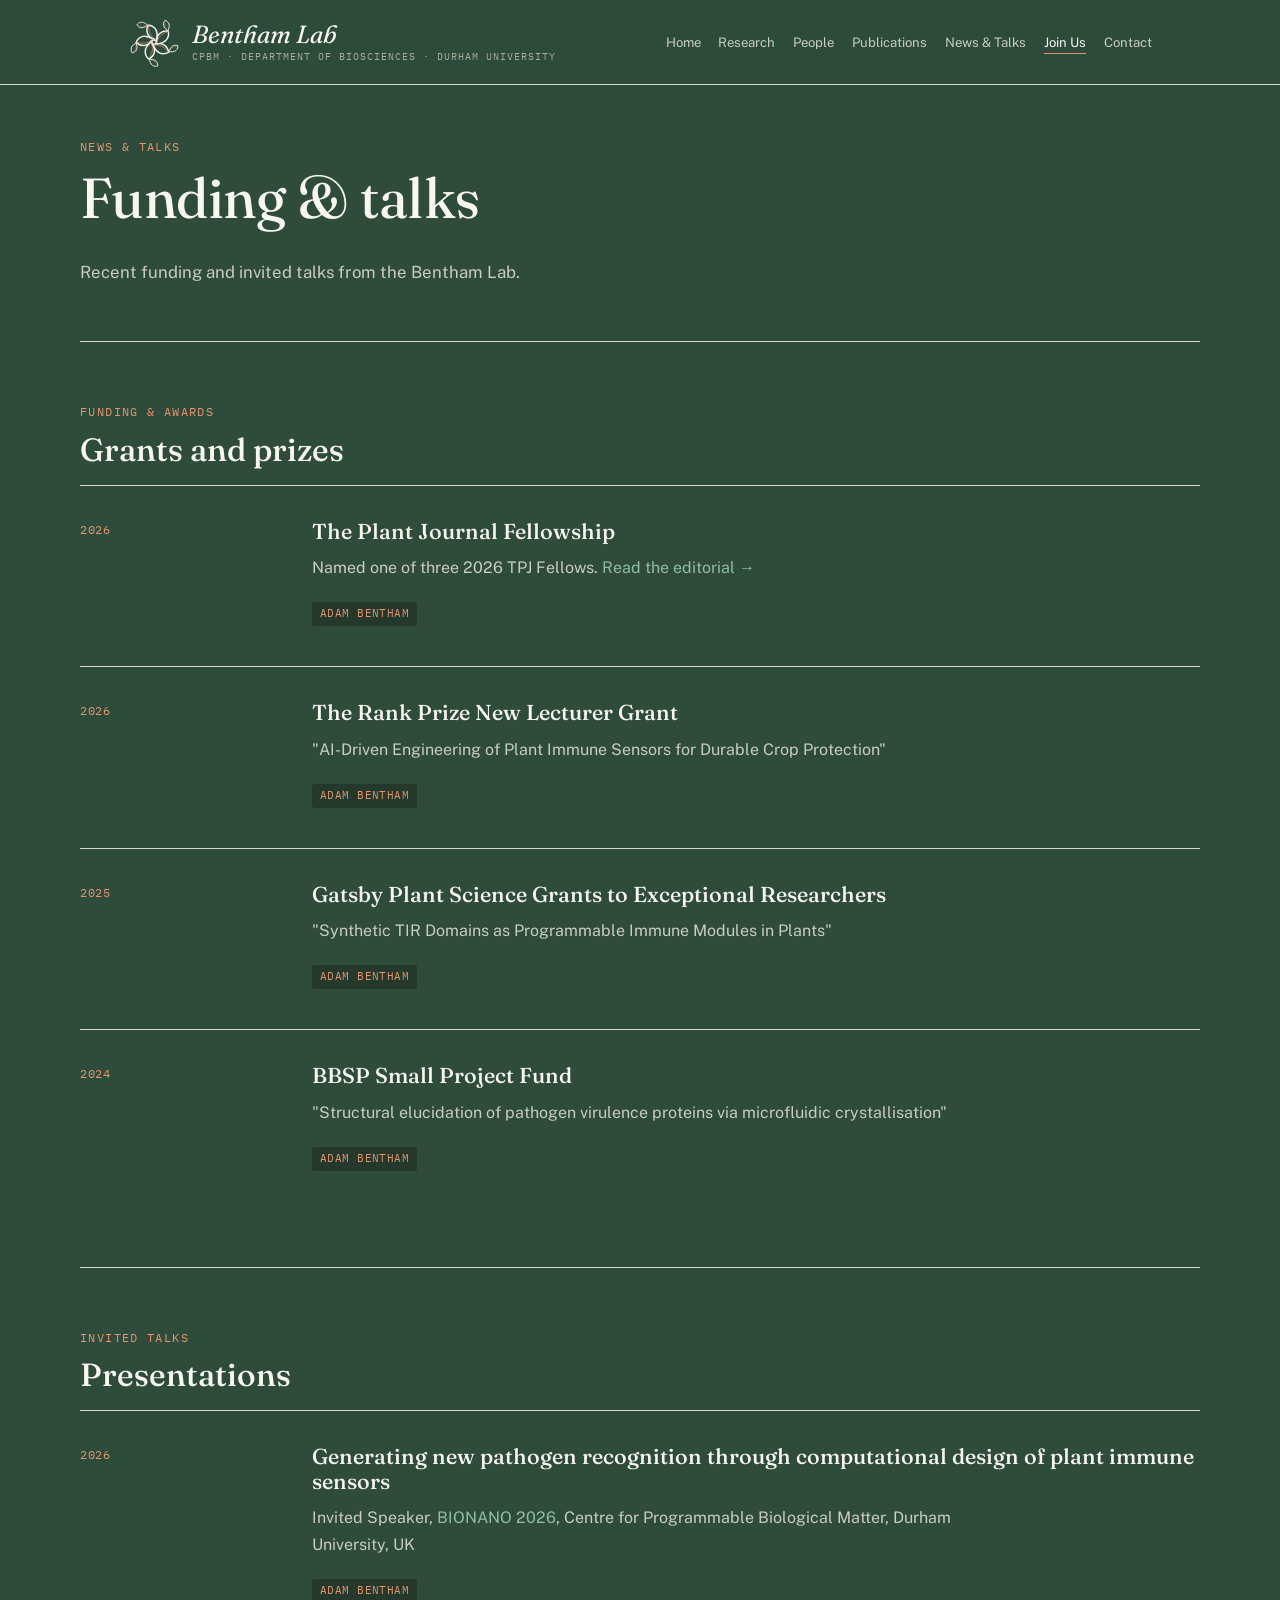
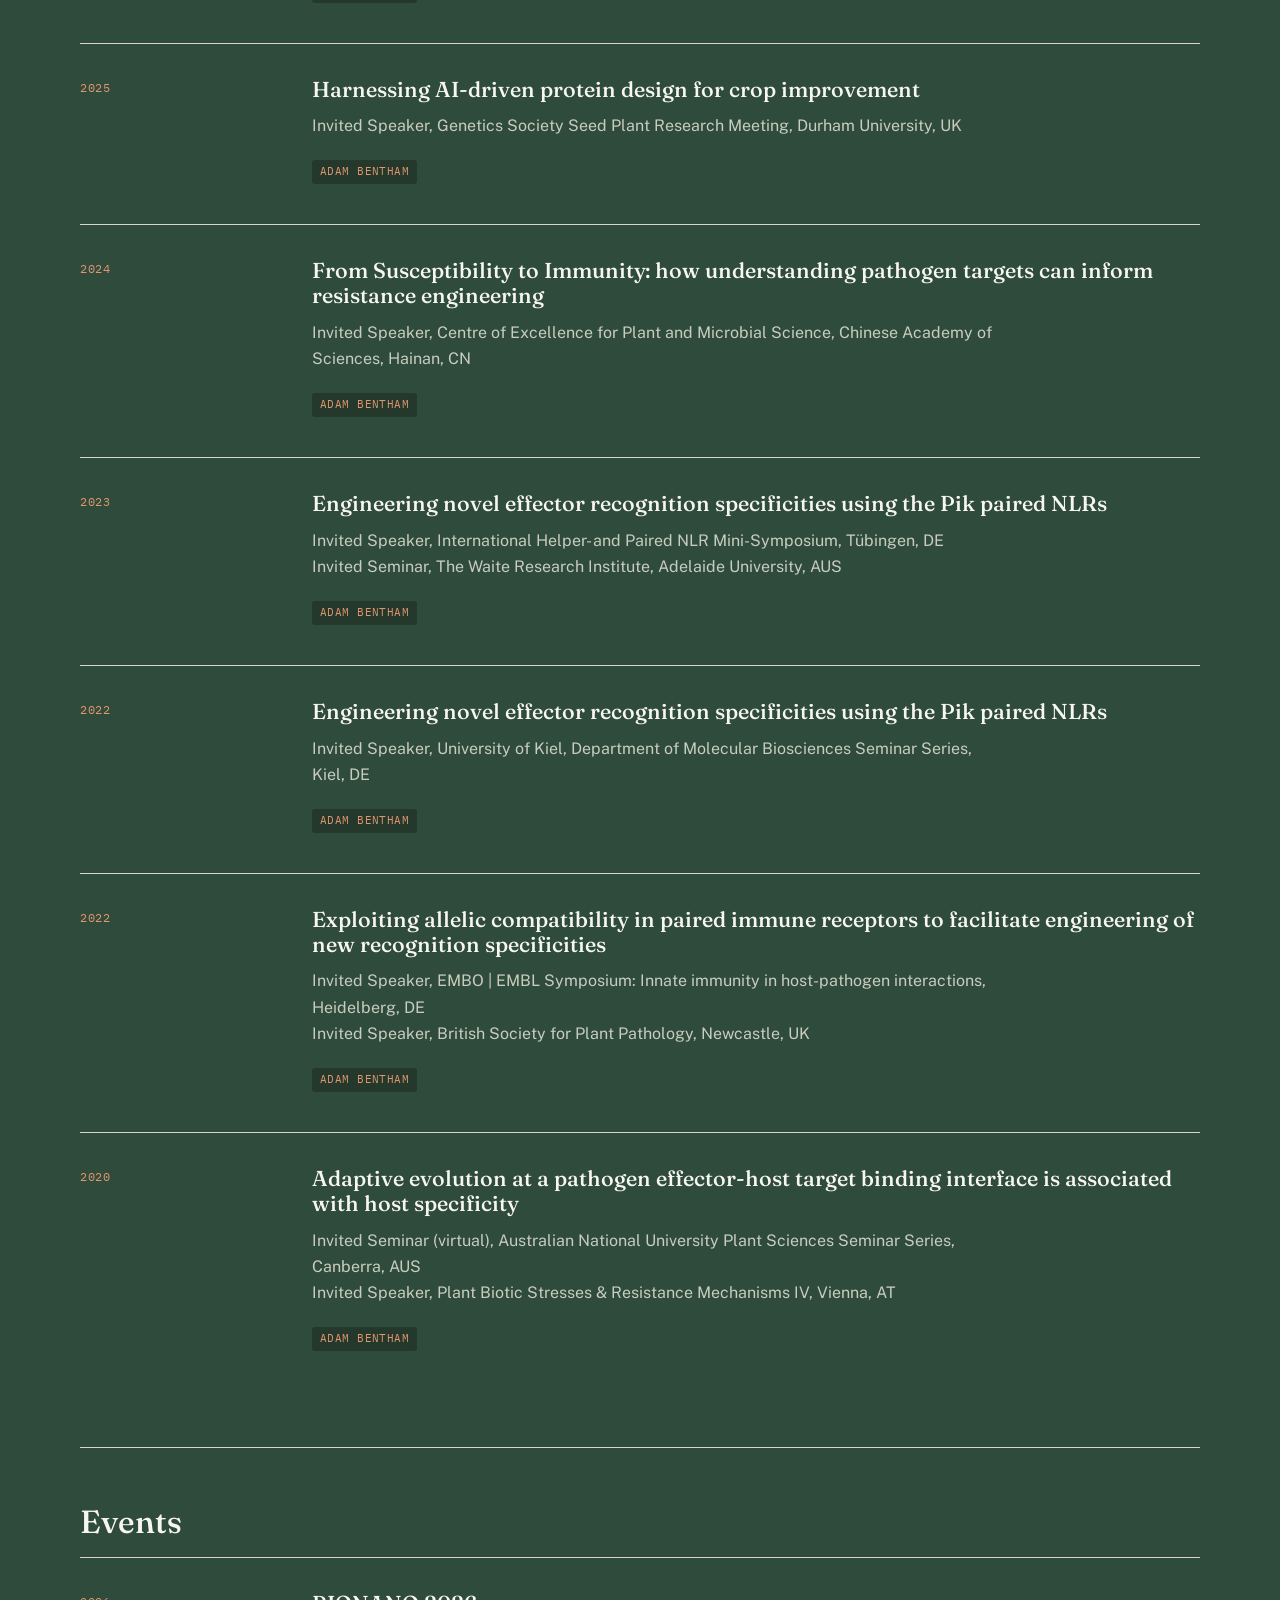
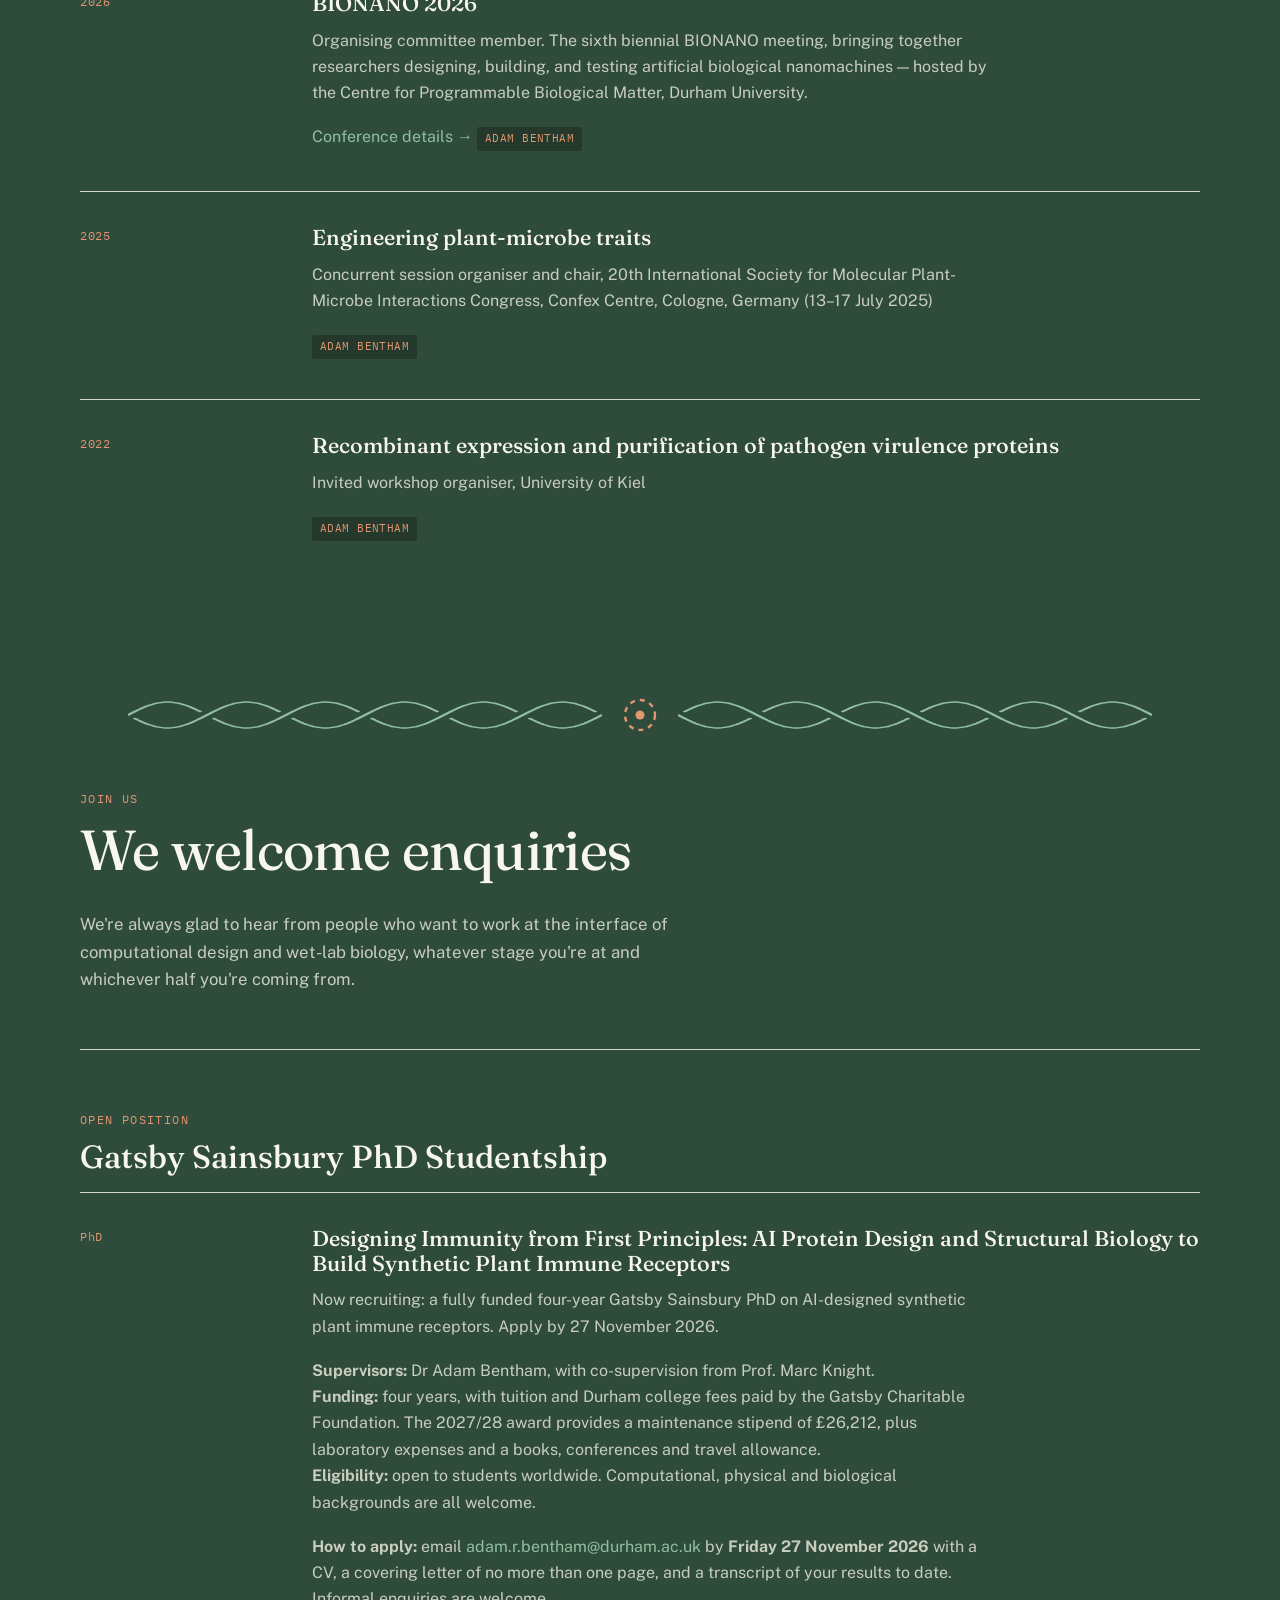
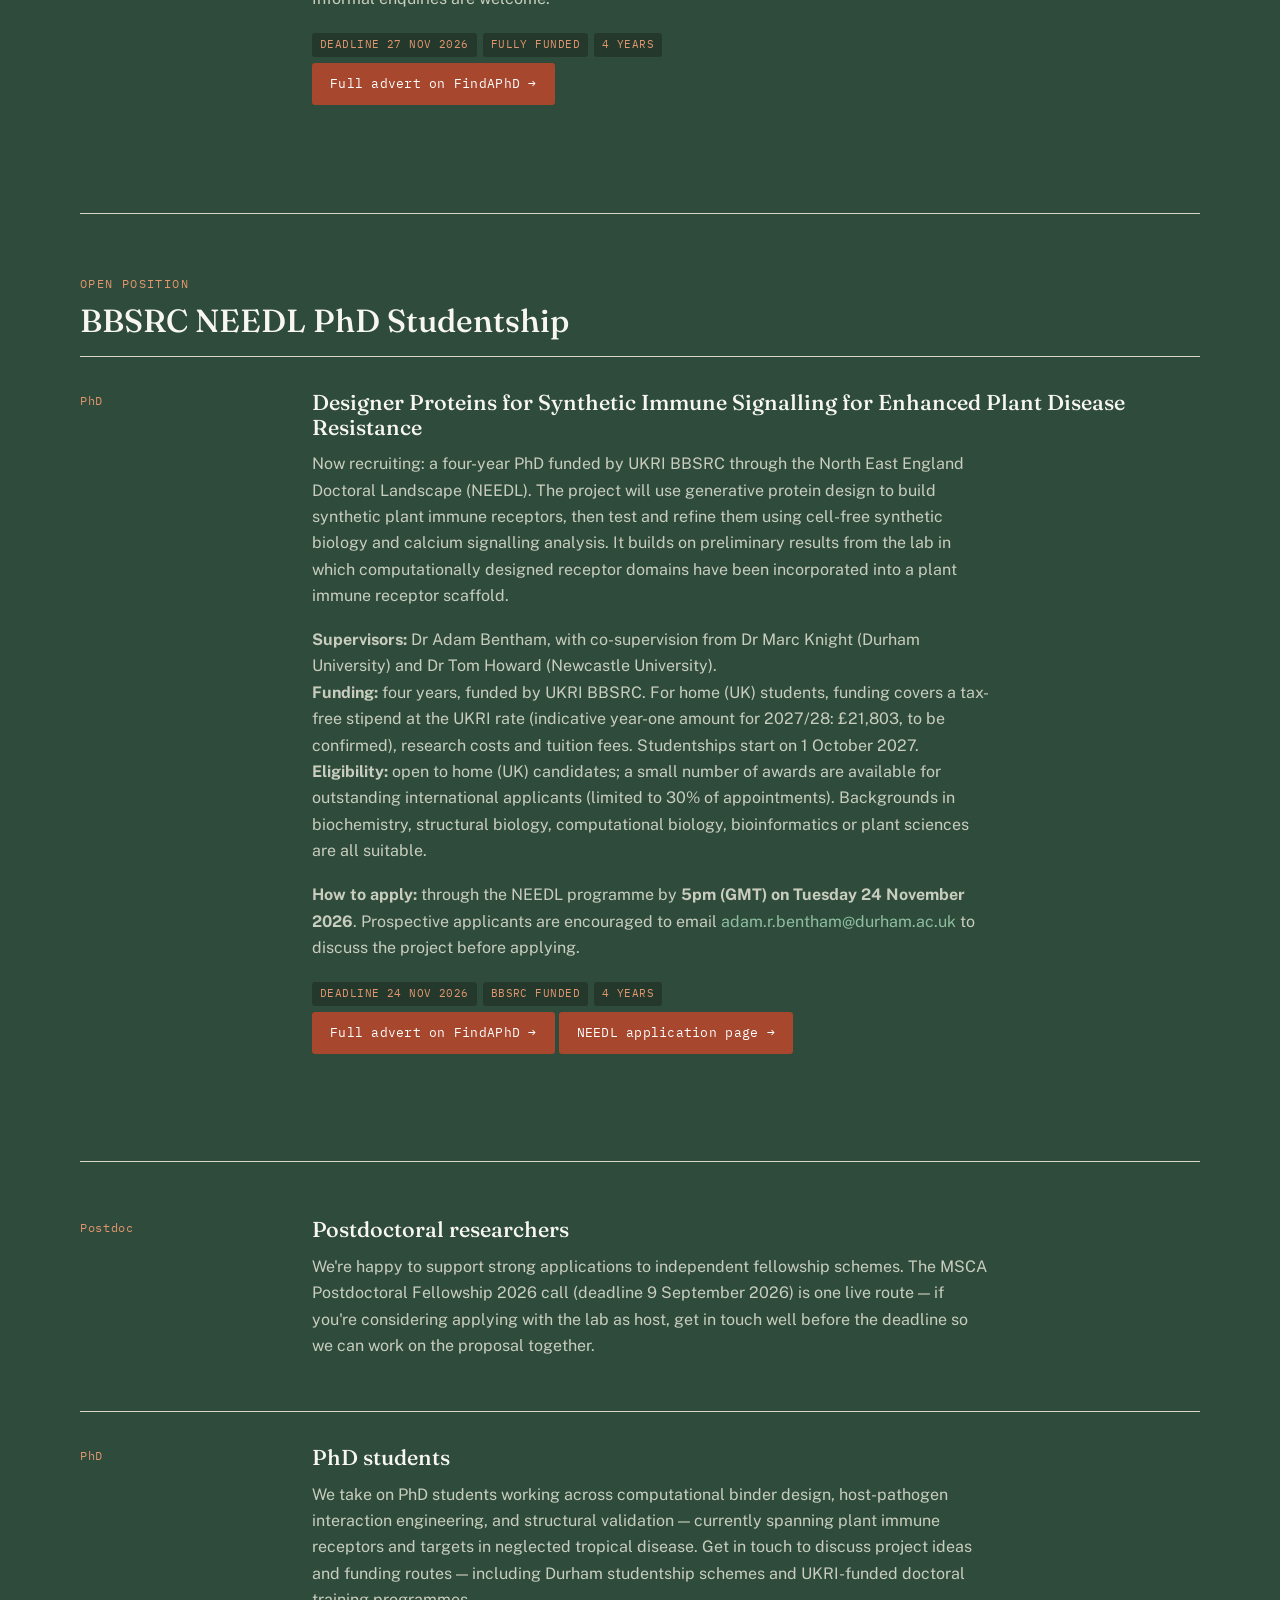
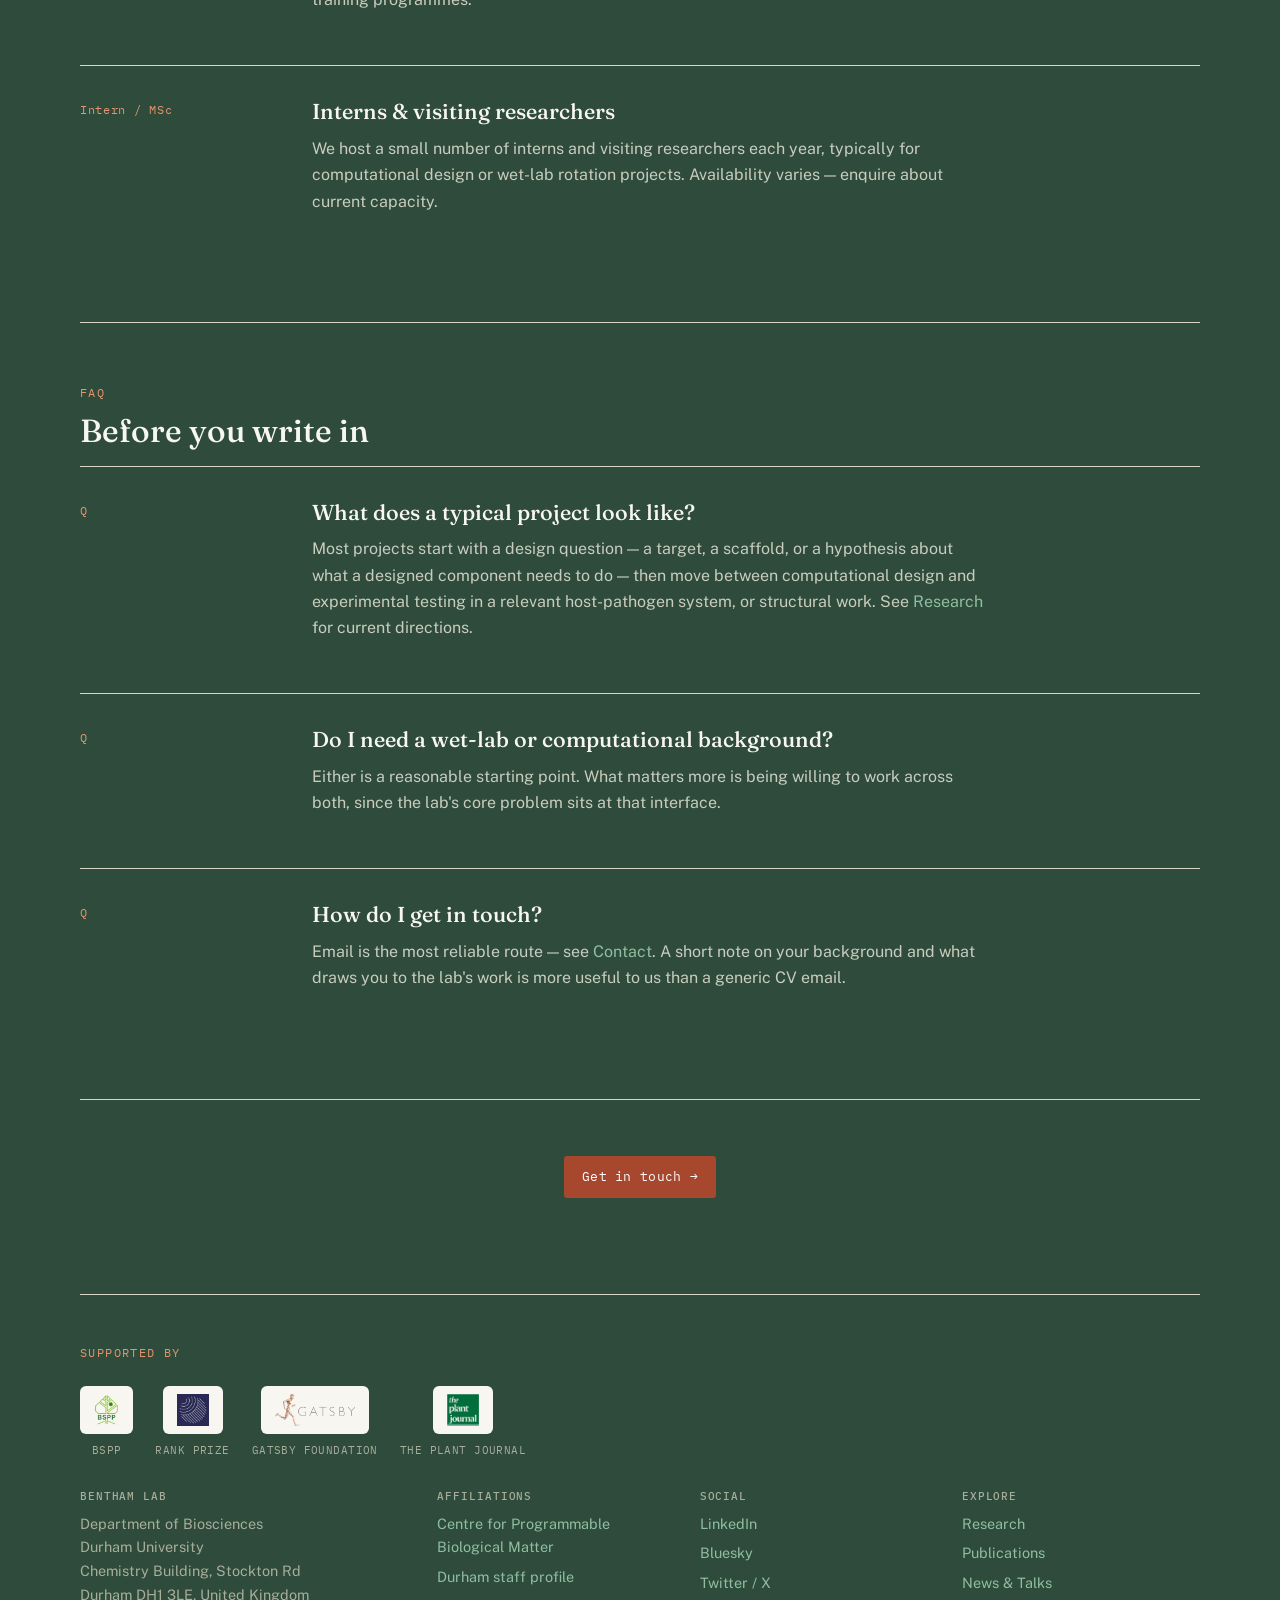
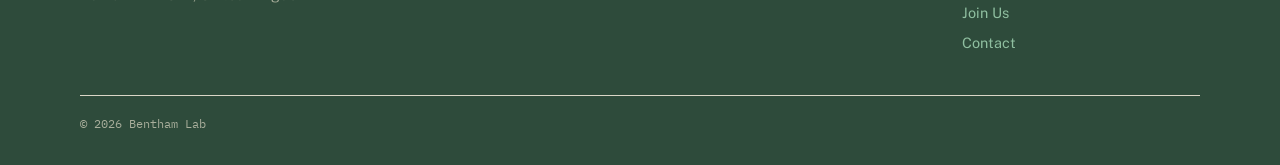
<file: recognition.html>
<!DOCTYPE html>
<html lang="en">
<head>
<meta charset="UTF-8">
<meta name="viewport" content="width=device-width, initial-scale=1">
<title>News &amp; Talks — Bentham Lab</title>
<meta name="description" content="Funding and invited talks from the Bentham Lab, Durham University.">
<link rel="canonical" href="https://benthamlab.org/recognition.html">
<meta property="og:type" content="website">
<meta property="og:site_name" content="Bentham Lab">
<meta property="og:title" content="News & Talks — Bentham Lab">
<meta property="og:description" content="Funding and invited talks from the Bentham Lab, Durham University.">
<meta property="og:url" content="https://benthamlab.org/recognition.html">
<meta property="og:image" content="https://benthamlab.org/assets/og/og-image.png">
<meta property="og:image:width" content="1200">
<meta property="og:image:height" content="630">
<meta name="twitter:card" content="summary_large_image">
<meta name="twitter:title" content="News & Talks — Bentham Lab">
<meta name="twitter:description" content="Funding and invited talks from the Bentham Lab, Durham University.">
<meta name="twitter:image" content="https://benthamlab.org/assets/og/og-image.png">
<link rel="preconnect" href="https://fonts.googleapis.com">
<link href="https://fonts.googleapis.com/css2?family=Fraunces:opsz,wght@9..144,300;9..144,440;9..144,560&family=Public+Sans:wght@400;500;600&family=IBM+Plex+Mono:wght@400;500&display=swap" rel="stylesheet">
<link rel="stylesheet" href="styles.css">
<link rel="icon" type="image/svg+xml" href="assets/logo/bentham-lab-favicon.svg">
</head>
<body data-page="recognition.html">

<header class="site-header">
  <div class="container">
    <a href="index.html" class="wordmark">
      <img src="assets/logo/bentham-lab-mark-header.svg" alt="" class="wordmark-mark">
      <span>Bentham Lab
      <small>CPBM · Department of Biosciences · Durham University</small>
      </span>
    </a>
    <button class="nav-toggle" aria-expanded="false" aria-controls="mainnav">Menu</button>
    <nav class="main-nav" id="mainnav">
      <ul>
        <li><a href="index.html">Home</a></li>
        <li><a href="research.html">Research</a></li>
        <li><a href="people.html">People</a></li>
        <li><a href="publications.html">Publications</a></li>
        <li><a href="recognition.html" aria-current="page">News &amp; Talks</a></li>
        <li><a href="join.html">Join Us</a></li>
        <li><a href="contact.html">Contact</a></li>
      </ul>
    </nav>
  </div>
</header>

<main>

  <section class="page-header container">
    <span class="eyebrow">News &amp; Talks</span>
    <h1>Funding &amp; talks</h1>
    <p class="lede">Recent funding and invited talks from the Bentham Lab.</p>
  </section>

  <section class="section container">
    <span class="eyebrow">Funding &amp; awards</span>
    <h2 class="mt-0">Grants and prizes</h2>

    <div class="research-block">
      <div class="index">2026</div>
      <div>
        <h3>The Plant Journal Fellowship</h3>
        <p>Named one of three 2026 TPJ Fellows. <a href="https://doi.org/10.1111/tpj.71164">Read the editorial →</a></p>
        <span class="tag">Adam Bentham</span>
      </div>
    </div>

    <div class="research-block">
      <div class="index">2026</div>
      <div>
        <h3>The Rank Prize New Lecturer Grant</h3>
        <p>"AI-Driven Engineering of Plant Immune Sensors for Durable Crop Protection"</p>
        <span class="tag">Adam Bentham</span>
      </div>
    </div>

    <div class="research-block">
      <div class="index">2025</div>
      <div>
        <h3>Gatsby Plant Science Grants to Exceptional Researchers</h3>
        <p>"Synthetic TIR Domains as Programmable Immune Modules in Plants"</p>
        <span class="tag">Adam Bentham</span>
      </div>
    </div>

    <div class="research-block">
      <div class="index">2024</div>
      <div>
        <h3>BBSP Small Project Fund</h3>
        <p>"Structural elucidation of pathogen virulence proteins via microfluidic crystallisation"</p>
        <span class="tag">Adam Bentham</span>
      </div>
    </div>

  </section>

  <section class="section container">
    <span class="eyebrow">Invited talks</span>
    <h2 class="mt-0">Presentations</h2>

    <div class="research-block">
      <div class="index">2026</div>
      <div>
        <h3>Generating new pathogen recognition through computational design of plant immune sensors</h3>
        <p>Invited Speaker, <a href="https://heddlelab.org/bionano-2026/">BIONANO 2026</a>, Centre for Programmable Biological Matter, Durham University, UK</p>
        <span class="tag">Adam Bentham</span>
      </div>
    </div>

    <div class="research-block">
      <div class="index">2025</div>
      <div>
        <h3>Harnessing AI-driven protein design for crop improvement</h3>
        <p>Invited Speaker, Genetics Society Seed Plant Research Meeting, Durham University, UK</p>
        <span class="tag">Adam Bentham</span>
      </div>
    </div>

    <div class="research-block">
      <div class="index">2024</div>
      <div>
        <h3>From Susceptibility to Immunity: how understanding pathogen targets can inform resistance engineering</h3>
        <p>Invited Speaker, Centre of Excellence for Plant and Microbial Science, Chinese Academy of Sciences, Hainan, CN</p>
        <span class="tag">Adam Bentham</span>
      </div>
    </div>

    <div class="research-block">
      <div class="index">2023</div>
      <div>
        <h3>Engineering novel effector recognition specificities using the Pik paired NLRs</h3>
        <p>Invited Speaker, International Helper- and Paired NLR Mini-Symposium, T&uuml;bingen, DE<br>Invited Seminar, The Waite Research Institute, Adelaide University, AUS</p>
        <span class="tag">Adam Bentham</span>
      </div>
    </div>

    <div class="research-block">
      <div class="index">2022</div>
      <div>
        <h3>Engineering novel effector recognition specificities using the Pik paired NLRs</h3>
        <p>Invited Speaker, University of Kiel, Department of Molecular Biosciences Seminar Series, Kiel, DE</p>
        <span class="tag">Adam Bentham</span>
      </div>
    </div>

    <div class="research-block">
      <div class="index">2022</div>
      <div>
        <h3>Exploiting allelic compatibility in paired immune receptors to facilitate engineering of new recognition specificities</h3>
        <p>Invited Speaker, EMBO | EMBL Symposium: Innate immunity in host-pathogen interactions, Heidelberg, DE<br>Invited Speaker, British Society for Plant Pathology, Newcastle, UK</p>
        <span class="tag">Adam Bentham</span>
      </div>
    </div>

    <div class="research-block">
      <div class="index">2020</div>
      <div>
        <h3>Adaptive evolution at a pathogen effector-host target binding interface is associated with host specificity</h3>
        <p>Invited Seminar (virtual), Australian National University Plant Sciences Seminar Series, Canberra, AUS<br>Invited Speaker, Plant Biotic Stresses &amp; Resistance Mechanisms IV, Vienna, AT</p>
        <span class="tag">Adam Bentham</span>
      </div>
    </div>

  </section>

  <section class="section container">
    <h2 class="mt-0">Events</h2>

    <div class="research-block">
      <div class="index">2026</div>
      <div>
        <h3>BIONANO 2026</h3>
        <p>Organising committee member. The sixth biennial BIONANO meeting, bringing together researchers designing, building, and testing artificial biological nanomachines &mdash; hosted by the Centre for Programmable Biological Matter, Durham University.</p>
        <a href="https://heddlelab.org/bionano-2026/">Conference details →</a>
        <span class="tag">Adam Bentham</span>
      </div>
    </div>

    <div class="research-block">
      <div class="index">2025</div>
      <div>
        <h3>Engineering plant-microbe traits</h3>
        <p>Concurrent session organiser and chair, 20th International Society for Molecular Plant-Microbe Interactions Congress, Confex Centre, Cologne, Germany (13&ndash;17 July 2025)</p>
        <span class="tag">Adam Bentham</span>
      </div>
    </div>

    <div class="research-block">
      <div class="index">2022</div>
      <div>
        <h3>Recombinant expression and purification of pathogen virulence proteins</h3>
        <p>Invited workshop organiser, University of Kiel</p>
        <span class="tag">Adam Bentham</span>
      </div>
    </div>

  </section>

</main>

<footer class="site-footer container">
  <span class="eyebrow">Supported by</span>
  <div class="funders">
    <div class="funder-item">
      <img class="funder-logo" src="assets/logos/bspp.png" alt="British Society for Plant Pathology">
      <span class="funder-name">BSPP</span>
    </div>
    <div class="funder-item">
      <img class="funder-logo" src="assets/logos/rank-prize.png" alt="Rank Prize">
      <span class="funder-name">Rank Prize</span>
    </div>
    <div class="funder-item">
      <img class="funder-logo" src="assets/logos/gatsby-foundation.png" alt="Gatsby Charitable Foundation">
      <span class="funder-name">Gatsby Foundation</span>
    </div>
    <div class="funder-item">
      <img class="funder-logo" src="assets/logos/plant-journal.png" alt="The Plant Journal">
      <span class="funder-name">The Plant Journal</span>
    </div>
  </div>

  <div class="footer-grid">
    <div>
      <h4>Bentham Lab</h4>
      <p class="muted">Department of Biosciences<br>Durham University<br>Chemistry Building, Stockton Rd<br>Durham DH1 3LE, United Kingdom</p>
    </div>
    <div>
      <h4>Affiliations</h4>
      <ul>
        <li><a href="https://heddlelab.org">Centre for Programmable Biological Matter</a></li>
        <li><a href="https://www.durham.ac.uk/staff/adam-r-bentham/">Durham staff profile</a></li>
      </ul>
    </div>
    <div>
      <h4>Social</h4>
      <ul>
        <li><a href="https://www.linkedin.com/in/adam-bentham-4842b2176/">LinkedIn</a></li>
        <li><a href="https://bsky.app/profile/adamrbentham.bsky.social">Bluesky</a></li>
        <li><a href="https://x.com/AdamRBentham">Twitter / X</a></li>
      </ul>
    </div>
    <div>
      <h4>Explore</h4>
      <ul>
        <li><a href="research.html">Research</a></li>
        <li><a href="publications.html">Publications</a></li>
        <li><a href="recognition.html">News &amp; Talks</a></li>
        <li><a href="join.html">Join Us</a></li>
        <li><a href="contact.html">Contact</a></li>
      </ul>
    </div>
  </div>

  <div class="footer-bottom">
    <span>© 2026 Bentham Lab</span>
  </div>
</footer>

<script>
  const toggle = document.querySelector('.nav-toggle');
  const nav = document.querySelector('.main-nav');
  if (toggle) {
    toggle.addEventListener('click', () => {
      const open = nav.classList.toggle('open');
      toggle.setAttribute('aria-expanded', open ? 'true' : 'false');
    });
  }
</script>
<script src="scroll-continue.js"></script>

</body>
</html>
</file>
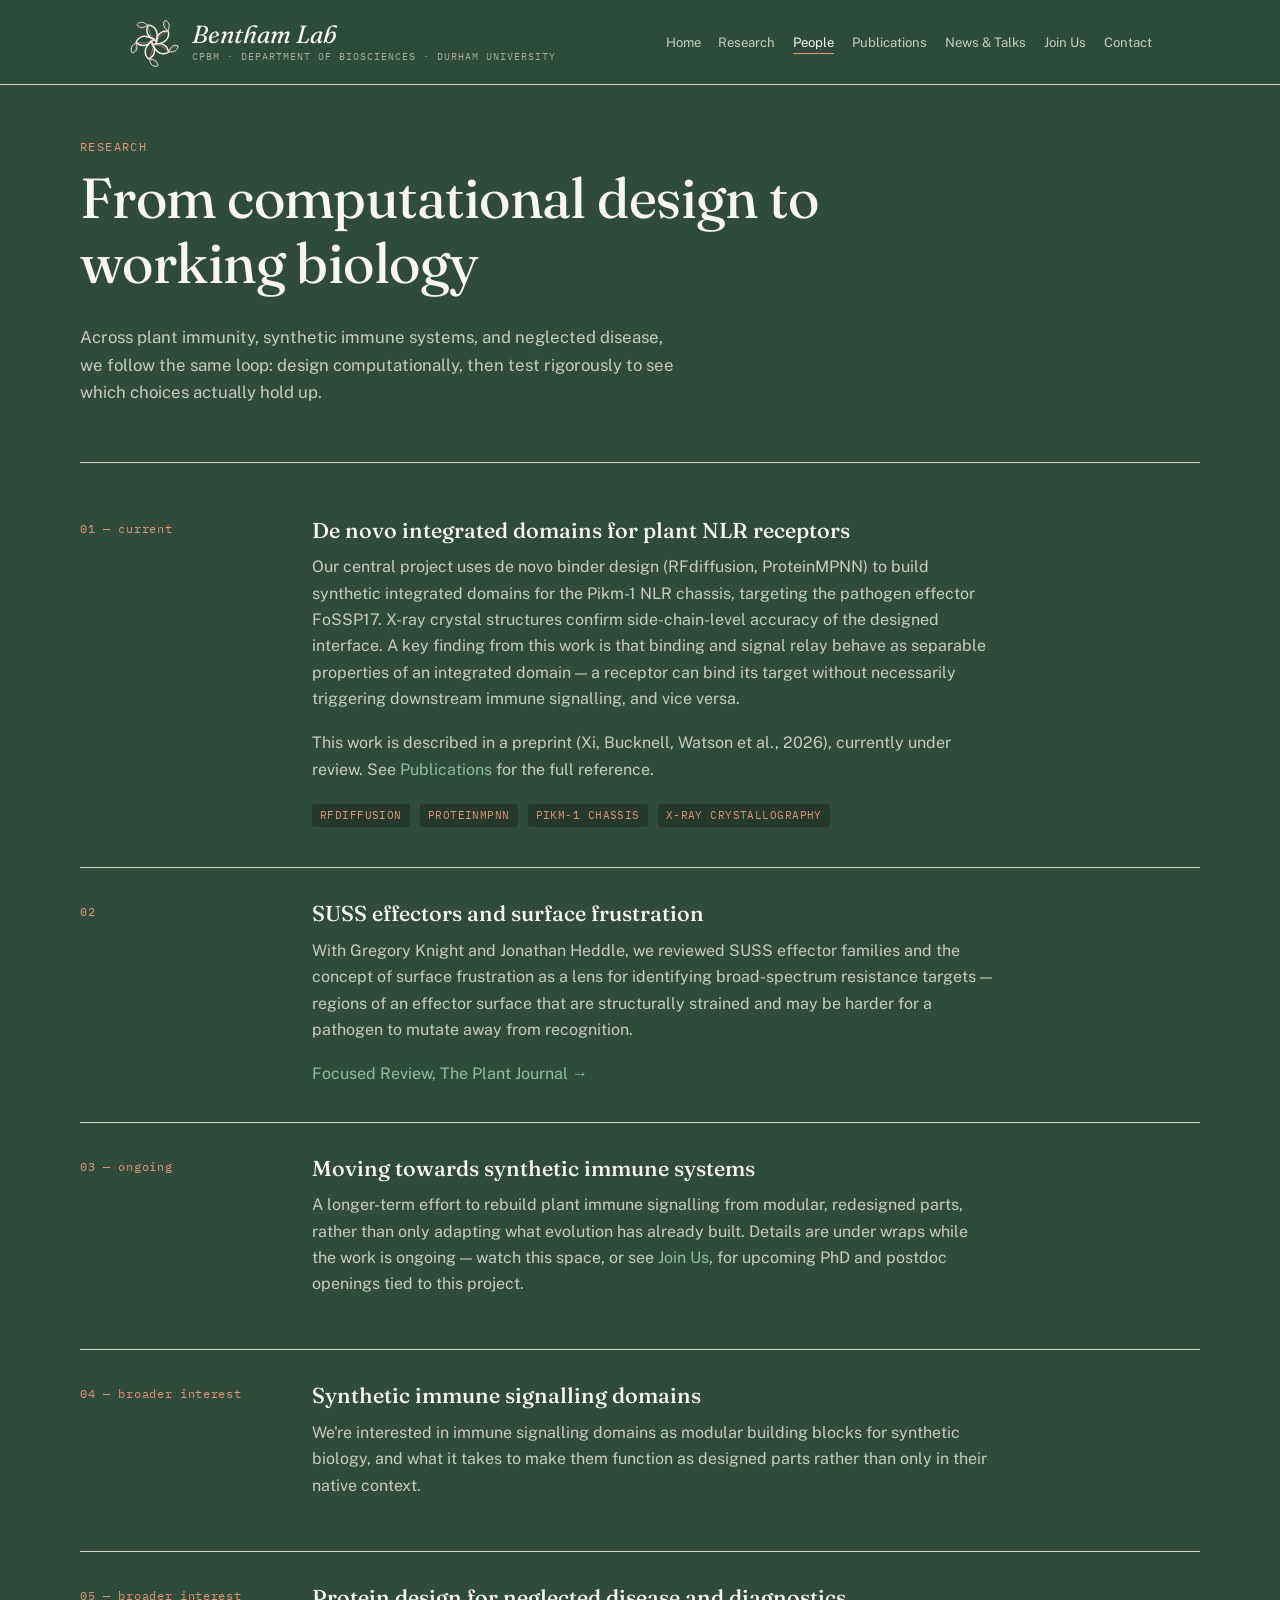
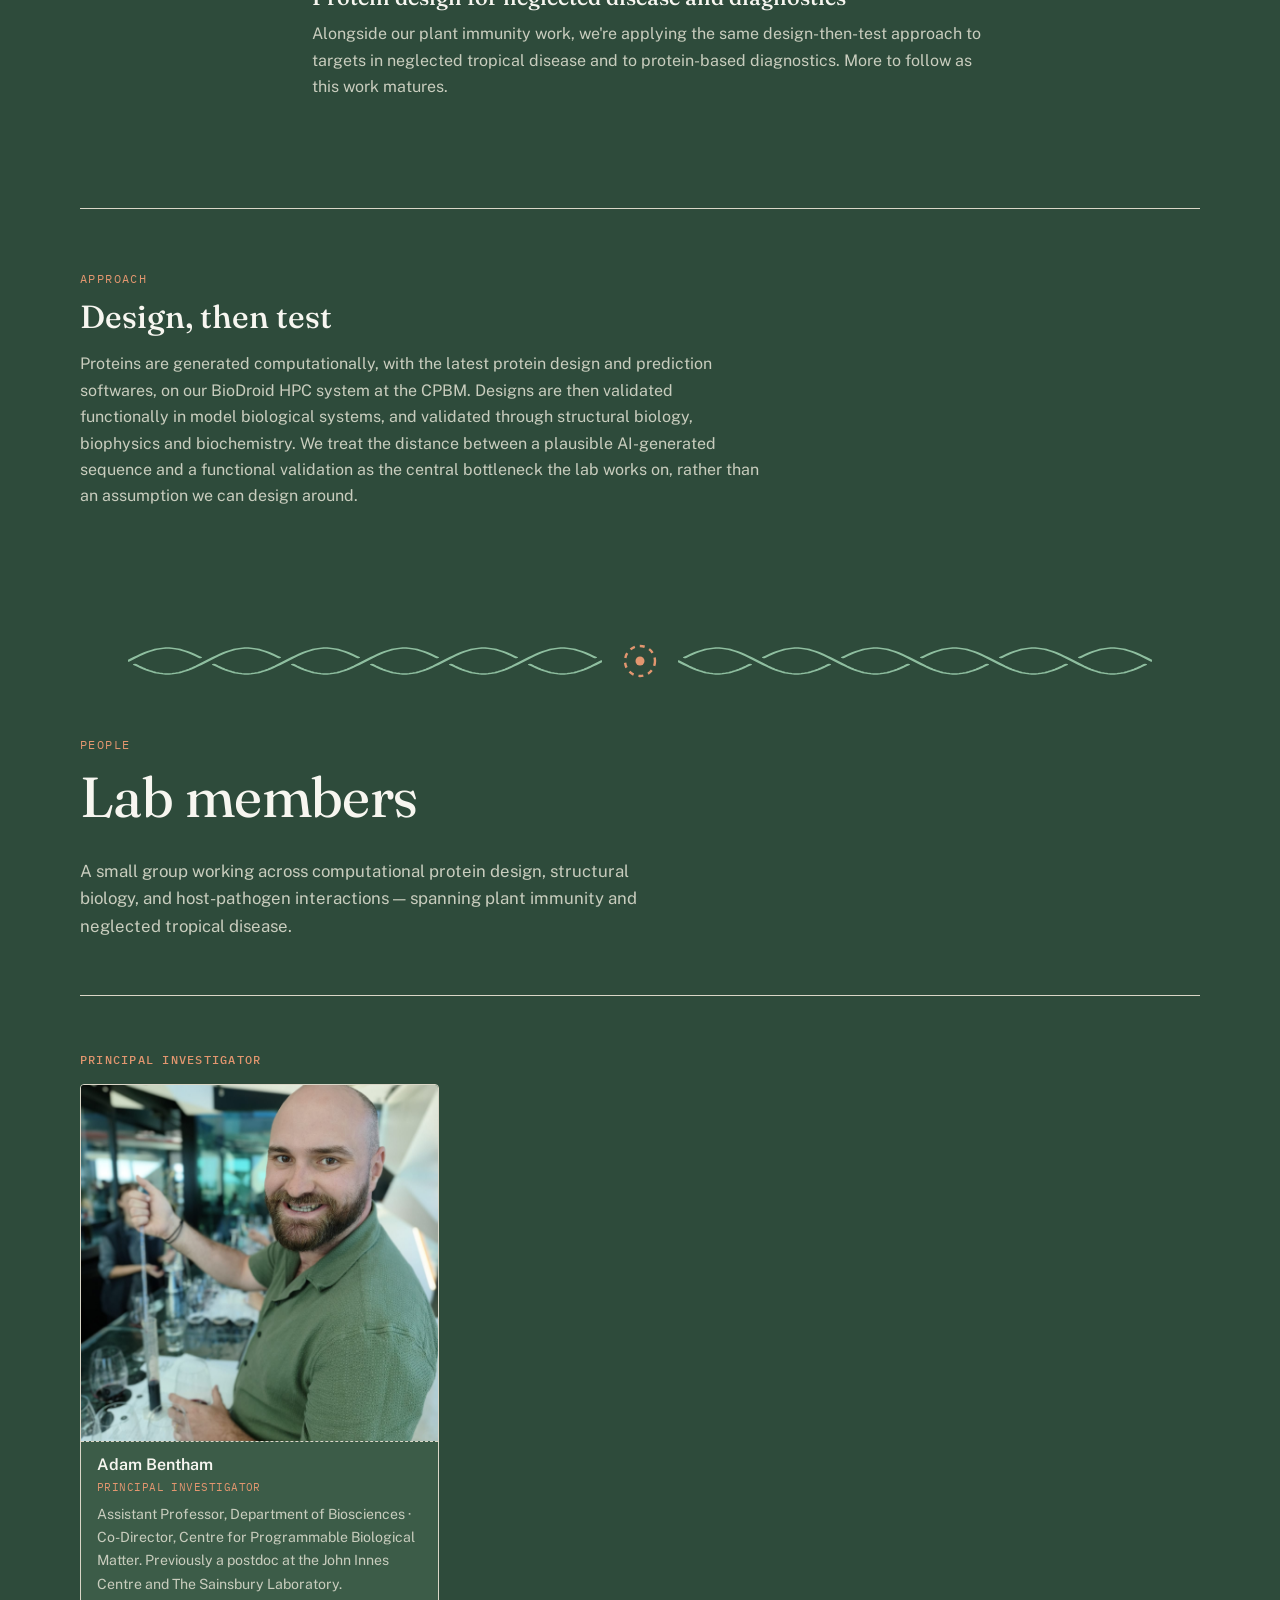
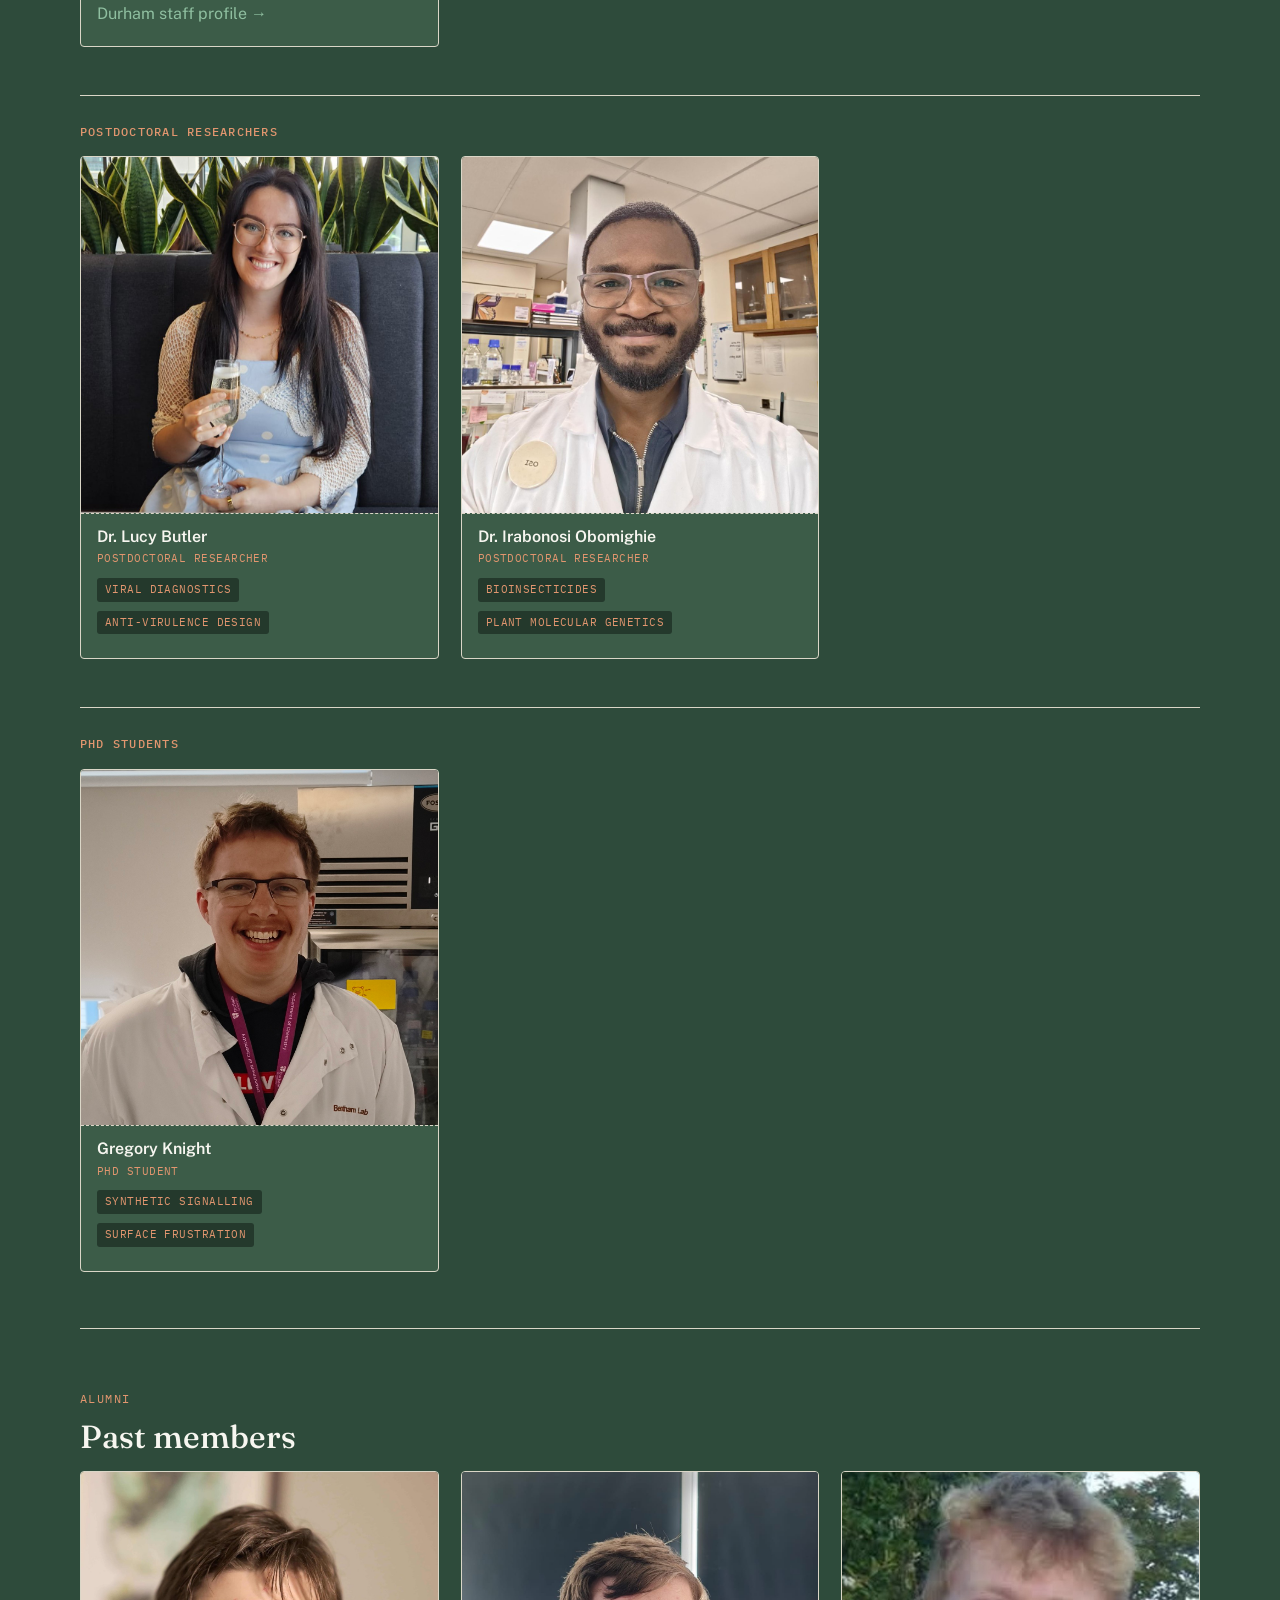
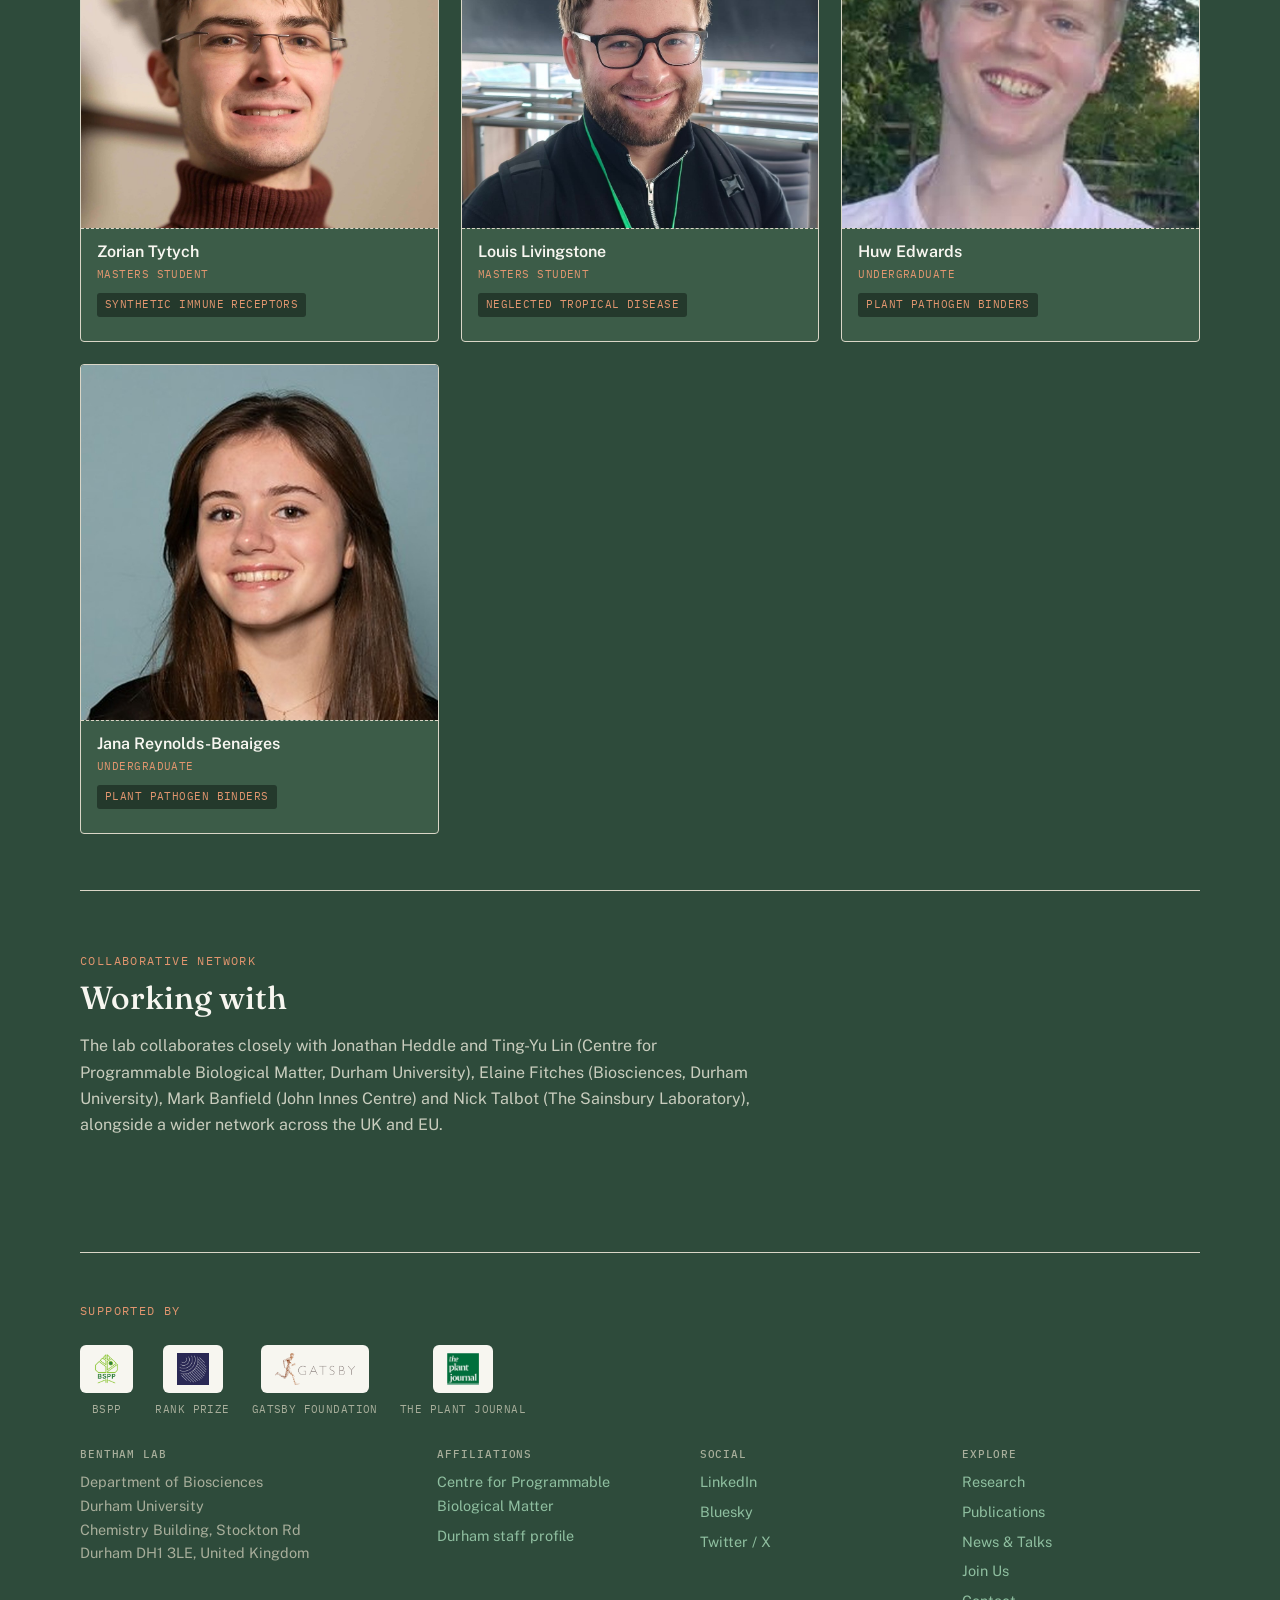
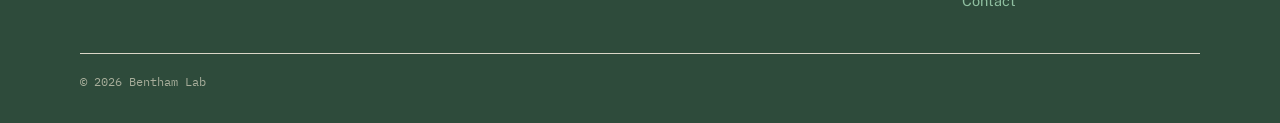
<file: research.html>
<!DOCTYPE html>
<html lang="en">
<head>
<meta charset="UTF-8">
<meta name="viewport" content="width=device-width, initial-scale=1">
<title>Research — Bentham Lab</title>
<meta name="description" content="Research in the Bentham Lab: computational protein design tested against real biology, spanning plant immunity, synthetic immune systems, and neglected disease.">
<link rel="canonical" href="https://benthamlab.org/research.html">
<meta property="og:type" content="website">
<meta property="og:site_name" content="Bentham Lab">
<meta property="og:title" content="Research — Bentham Lab">
<meta property="og:description" content="Research in the Bentham Lab: computational protein design tested against real biology, spanning plant immunity, synthetic immune systems, and neglected disease.">
<meta property="og:url" content="https://benthamlab.org/research.html">
<meta property="og:image" content="https://benthamlab.org/assets/og/og-image.png">
<meta property="og:image:width" content="1200">
<meta property="og:image:height" content="630">
<meta name="twitter:card" content="summary_large_image">
<meta name="twitter:title" content="Research — Bentham Lab">
<meta name="twitter:description" content="Research in the Bentham Lab: computational protein design tested against real biology, spanning plant immunity, synthetic immune systems, and neglected disease.">
<meta name="twitter:image" content="https://benthamlab.org/assets/og/og-image.png">
<link rel="preconnect" href="https://fonts.googleapis.com">
<link href="https://fonts.googleapis.com/css2?family=Fraunces:opsz,wght@9..144,300;9..144,440;9..144,560&family=Public+Sans:wght@400;500;600&family=IBM+Plex+Mono:wght@400;500&display=swap" rel="stylesheet">
<link rel="stylesheet" href="styles.css">
<link rel="icon" type="image/svg+xml" href="assets/logo/bentham-lab-favicon.svg">
</head>
<body data-page="research.html">

<header class="site-header">
  <div class="container">
    <a href="index.html" class="wordmark">
      <img src="assets/logo/bentham-lab-mark-header.svg" alt="" class="wordmark-mark">
      <span>Bentham Lab
      <small>CPBM · Department of Biosciences · Durham University</small>
      </span>
    </a>
    <button class="nav-toggle" aria-expanded="false" aria-controls="mainnav">Menu</button>
    <nav class="main-nav" id="mainnav">
      <ul>
        <li><a href="index.html">Home</a></li>
        <li><a href="research.html" aria-current="page">Research</a></li>
        <li><a href="people.html">People</a></li>
        <li><a href="publications.html">Publications</a></li>
        <li><a href="recognition.html">News &amp; Talks</a></li>
        <li><a href="join.html">Join Us</a></li>
        <li><a href="contact.html">Contact</a></li>
      </ul>
    </nav>
  </div>
</header>

<main>

  <section class="page-header container">
    <span class="eyebrow">Research</span>
    <h1>From computational design to working biology</h1>
    <p class="lede">Across plant immunity, synthetic immune systems, and neglected disease, we follow the same loop: design computationally, then test rigorously to see which choices actually hold up.</p>
  </section>

  <section class="section container">
    <div class="research-block">
      <div class="index">01 — current</div>
      <div>
        <h3>De novo integrated domains for plant NLR receptors</h3>
        <p>Our central project uses de novo binder design (RFdiffusion, ProteinMPNN) to build synthetic integrated domains for the Pikm-1 NLR chassis, targeting the pathogen effector FoSSP17. X-ray crystal structures confirm side-chain-level accuracy of the designed interface. A key finding from this work is that binding and signal relay behave as separable properties of an integrated domain — a receptor can bind its target without necessarily triggering downstream immune signalling, and vice versa.</p>
        <p>This work is described in a preprint (Xi, Bucknell, Watson et al., 2026), currently under review. See <a href="publications.html">Publications</a> for the full reference.</p>
        <span class="tag">RFdiffusion</span>
        <span class="tag">ProteinMPNN</span>
        <span class="tag">Pikm-1 chassis</span>
        <span class="tag">X-ray crystallography</span>
      </div>
    </div>

    <div class="research-block">
      <div class="index">02</div>
      <div>
        <h3>SUSS effectors and surface frustration</h3>
        <p>With Gregory Knight and Jonathan Heddle, we reviewed SUSS effector families and the concept of surface frustration as a lens for identifying broad-spectrum resistance targets — regions of an effector surface that are structurally strained and may be harder for a pathogen to mutate away from recognition.</p>
        <a href="https://doi.org/10.1111/tpj.70971">Focused Review, The Plant Journal →</a>
      </div>
    </div>

    <div class="research-block">
      <div class="index">03 — ongoing</div>
      <div>
        <h3>Moving towards synthetic immune systems</h3>
        <p>A longer-term effort to rebuild plant immune signalling from modular, redesigned parts, rather than only adapting what evolution has already built. Details are under wraps while the work is ongoing — watch this space, or see <a href="join.html">Join Us</a>, for upcoming PhD and postdoc openings tied to this project.</p>
      </div>
    </div>

    <div class="research-block">
      <div class="index">04 — broader interest</div>
      <div>
        <h3>Synthetic immune signalling domains</h3>
        <p>We're interested in immune signalling domains as modular building blocks for synthetic biology, and what it takes to make them function as designed parts rather than only in their native context.</p>
      </div>
    </div>

    <div class="research-block">
      <div class="index">05 — broader interest</div>
      <div>
        <h3>Protein design for neglected disease and diagnostics</h3>
        <p>Alongside our plant immunity work, we're applying the same design-then-test approach to targets in neglected tropical disease and to protein-based diagnostics. More to follow as this work matures.</p>
      </div>
    </div>
  </section>

  <section class="section container">
    <span class="eyebrow">Approach</span>
    <h2 class="mt-0">Design, then test</h2>
    <p>Proteins are generated computationally, with the latest protein design and prediction softwares, on our BioDroid HPC system at the CPBM. Designs are then validated functionally in model biological systems, and validated through structural biology, biophysics and biochemistry. We treat the distance between a plausible AI-generated sequence and a functional validation as the central bottleneck the lab works on, rather than an assumption we can design around.</p>
  </section>

</main>

<footer class="site-footer container">
  <span class="eyebrow">Supported by</span>
  <div class="funders">
    <div class="funder-item">
      <img class="funder-logo" src="assets/logos/bspp.png" alt="British Society for Plant Pathology">
      <span class="funder-name">BSPP</span>
    </div>
    <div class="funder-item">
      <img class="funder-logo" src="assets/logos/rank-prize.png" alt="Rank Prize">
      <span class="funder-name">Rank Prize</span>
    </div>
    <div class="funder-item">
      <img class="funder-logo" src="assets/logos/gatsby-foundation.png" alt="Gatsby Charitable Foundation">
      <span class="funder-name">Gatsby Foundation</span>
    </div>
    <div class="funder-item">
      <img class="funder-logo" src="assets/logos/plant-journal.png" alt="The Plant Journal">
      <span class="funder-name">The Plant Journal</span>
    </div>
  </div>

  <div class="footer-grid">
    <div>
      <h4>Bentham Lab</h4>
      <p class="muted">Department of Biosciences<br>Durham University<br>Chemistry Building, Stockton Rd<br>Durham DH1 3LE, United Kingdom</p>
    </div>
    <div>
      <h4>Affiliations</h4>
      <ul>
        <li><a href="https://heddlelab.org">Centre for Programmable Biological Matter</a></li>
        <li><a href="https://www.durham.ac.uk/staff/adam-r-bentham/">Durham staff profile</a></li>
      </ul>
    </div>
    <div>
      <h4>Social</h4>
      <ul>
        <li><a href="https://www.linkedin.com/in/adam-bentham-4842b2176/">LinkedIn</a></li>
        <li><a href="https://bsky.app/profile/adamrbentham.bsky.social">Bluesky</a></li>
        <li><a href="https://x.com/AdamRBentham">Twitter / X</a></li>
      </ul>
    </div>
    <div>
      <h4>Explore</h4>
      <ul>
        <li><a href="research.html">Research</a></li>
        <li><a href="publications.html">Publications</a></li>
        <li><a href="recognition.html">News &amp; Talks</a></li>
        <li><a href="join.html">Join Us</a></li>
        <li><a href="contact.html">Contact</a></li>
      </ul>
    </div>
  </div>

  <div class="footer-bottom">
    <span>© 2026 Bentham Lab</span>
  </div>
</footer>

<script>
  const toggle = document.querySelector('.nav-toggle');
  const nav = document.querySelector('.main-nav');
  if (toggle) {
    toggle.addEventListener('click', () => {
      const open = nav.classList.toggle('open');
      toggle.setAttribute('aria-expanded', open ? 'true' : 'false');
    });
  }
</script>
<script src="scroll-continue.js"></script>

</body>
</html>
</file>
<file: styles.css>
/* ============================================================
   Bentham Lab — shared design system
   Palette: deep moss green background + warm ink text + bright clay/sage accents
   Display: Fraunces / Body: Public Sans / Utility: IBM Plex Mono
   ============================================================ */

:root {
  --paper: #2e4b3b;
  --paper-alt: #3c5c48;
  --ink: #f7f6f0;
  --ink-soft: #c9cdbe;
  --ink-faint: #a8ae9b;
  --moss: #8fbfa0;
  --moss-dark: #1f3529;
  --clay: #a6472e;
  --clay-bright: #e2966f;
  --clay-soft: #c97a5f;
  --line: #dad6c7;
  --tag-bg: #24392c;
  --paper-rgb: 46, 75, 59;

  --font-display: "Fraunces", "Iowan Old Style", serif;
  --font-body: "Public Sans", -apple-system, BlinkMacSystemFont, "Segoe UI", sans-serif;
  --font-mono: "IBM Plex Mono", ui-monospace, Menlo, Consolas, monospace;

  --max-w: 1120px;
  --gutter: clamp(28px, 4vw, 48px);
}

* { box-sizing: border-box; }

html { scroll-behavior: smooth; }

@media (prefers-reduced-motion: reduce) {
  html { scroll-behavior: auto; }
  * { animation-duration: 0.01ms !important; transition-duration: 0.01ms !important; }
}

.loaded-page {
  opacity: 0;
  transform: translateY(64px) scale(0.98);
  transition: opacity 0.85s cubic-bezier(0.16, 1, 0.3, 1),
    transform 0.85s cubic-bezier(0.16, 1, 0.3, 1);
}

.loaded-page.is-visible {
  opacity: 1;
  transform: translateY(0) scale(1);
}

body {
  margin: 0;
  background: var(--paper);
  color: var(--ink);
  font-family: var(--font-body);
  font-size: 16px;
  line-height: 1.65;
  -webkit-font-smoothing: antialiased;
}

a { color: var(--moss); text-decoration: none; }
a:hover { color: var(--clay-bright); }
a:focus-visible, button:focus-visible, input:focus-visible, textarea:focus-visible {
  outline: 2px solid var(--clay-bright);
  outline-offset: 3px;
}

img { max-width: 100%; display: block; }

.container {
  max-width: var(--max-w);
  margin: 0 auto;
  padding: 0 var(--gutter);
}

h1, h2, h3, h4 {
  font-family: var(--font-display);
  font-weight: 500;
  line-height: 1.15;
  margin: 0 0 0.5em;
  color: var(--ink);
}

h1 { font-size: clamp(2.1rem, 4.4vw, 3.6rem); font-weight: 440; letter-spacing: -0.01em; }
h2 { font-size: clamp(1.5rem, 2.6vw, 2rem); }
h3 { font-size: 1.15rem; font-weight: 600; font-family: var(--font-body); }

p { margin: 0 0 1.1em; color: var(--ink-soft); max-width: 68ch; }

.hero > .eyebrow {
  font-size: 1.44rem;
}

.eyebrow {
  font-family: var(--font-mono);
  font-size: 0.72rem;
  letter-spacing: 0.12em;
  text-transform: uppercase;
  color: var(--clay-bright);
  display: inline-block;
  margin-bottom: 0.9em;
}

.rule {
  border: none;
  border-top: 1px solid var(--line);
  margin: 0;
}

.section {
  padding: 56px 0;
  border-top: 1px solid var(--line);
}

.section--tight { padding: 40px 0; }

/* ---------------- Header / nav ---------------- */

.site-header {
  border-bottom: 1px solid var(--line);
  position: sticky;
  top: 0;
  background: rgba(var(--paper-rgb), 0.92);
  backdrop-filter: blur(6px);
  z-index: 20;
}

.site-header .container {
  display: flex;
  align-items: center;
  justify-content: space-between;
  padding-top: 16px;
  padding-bottom: 16px;
  gap: 24px;
}

.wordmark {
  display: flex;
  align-items: center;
  gap: 12px;
  font-family: var(--font-display);
  font-style: italic;
  font-size: 1.55rem;
  color: var(--ink);
  line-height: 1.1;
}

.wordmark-mark {
  height: 52px;
  width: auto;
  flex-shrink: 0;
}

.wordmark small {
  display: block;
  font-family: var(--font-mono);
  font-style: normal;
  font-size: 0.62rem;
  letter-spacing: 0.1em;
  text-transform: uppercase;
  color: var(--ink-faint);
  margin-top: 3px;
}

nav.main-nav ul {
  list-style: none;
  display: flex;
  gap: clamp(10px, 1.4vw, 20px);
  margin: 0;
  padding: 0;
  flex-wrap: nowrap;
}

nav.main-nav a {
  font-size: 0.82rem;
  color: var(--ink-soft);
  padding-bottom: 3px;
  border-bottom: 1px solid transparent;
  white-space: nowrap;
}

nav.main-nav a:hover,
nav.main-nav a[aria-current="page"] {
  color: var(--ink);
  border-bottom-color: var(--clay-bright);
}

.nav-toggle {
  display: none;
  background: none;
  border: 1px solid var(--line);
  border-radius: 4px;
  padding: 6px 10px;
  font-family: var(--font-mono);
  font-size: 0.78rem;
}

@media (max-width: 900px) {
  nav.main-nav { display: none; width: 100%; }
  nav.main-nav.open { display: block; }
  nav.main-nav ul { flex-direction: column; gap: 14px; padding: 18px 0 10px; flex-wrap: nowrap; }
  .site-header .container { flex-wrap: wrap; }
  .nav-toggle { display: inline-block; }
}

/* ---------------- Hero ---------------- */

.hero {
  padding: 64px 0 40px;
  position: relative;
  overflow: hidden;
}

.hero-grid {
  display: grid;
  grid-template-columns: 1.3fr 0.9fr;
  gap: 10px;
  align-items: center;
  margin-top: 14px;
}

.hero-grid h1 {
  margin: 0;
}

@media (max-width: 860px) {
  .hero-grid { grid-template-columns: 1fr; }
}

.hero h1 { max-width: 16ch; }

.hero-sub {
  font-size: 1.02rem;
  max-width: none;
  margin-top: 10px;
  margin-bottom: 0;
}

.hero-figure { display: flex; align-items: center; justify-content: flex-end; }

.hero-structure-img {
  width: 100%;
  height: auto;
  display: block;
}

.hero-motif-row {
  margin-top: 10px;
}

.hero-motif { width: 100%; height: auto; color: var(--moss); }
.hero-motif .stroke { stroke: currentColor; fill: none; }
.hero-motif .clay-stroke { stroke: var(--clay-bright); fill: none; }
.hero-motif .dot { fill: var(--clay-bright); }
.hero-motif .label {
  font-family: var(--font-mono);
  font-size: 6px;
  fill: var(--ink-faint);
  letter-spacing: 0.05em;
}

.affil-bar {
  margin-top: 28px;
  padding-top: 18px;
  border-top: 1px solid var(--line);
  font-family: var(--font-mono);
  font-size: 0.78rem;
  color: var(--ink-faint);
  display: flex;
  flex-wrap: wrap;
  gap: 6px 10px;
}

.affil-bar a { color: var(--ink-soft); }

/* ---------------- Gallery (From the lab) ---------------- */

.gallery {
  display: flex;
  align-items: flex-start;
  gap: 14px;
  overflow-x: auto;
  scroll-snap-type: x mandatory;
  -webkit-overflow-scrolling: touch;
  scrollbar-width: none;
}
.gallery::-webkit-scrollbar { display: none; }

/* Desktop navigation for the gallery (added by gallery-nav.js on
   mouse/trackpad devices only; touch devices keep native swipe). */
.gallery-head {
  display: flex;
  align-items: flex-end;
  justify-content: space-between;
  gap: 16px;
  margin-bottom: 0.5em;
}
.gallery-head h2 { margin-bottom: 0; }
.gallery-nav { display: flex; gap: 8px; padding-bottom: 4px; }
.gallery-nav-btn {
  width: 36px;
  height: 36px;
  border-radius: 50%;
  border: 1px solid var(--line);
  background: transparent;
  color: var(--ink);
  font-size: 1.3rem;
  line-height: 1;
  padding: 0 0 3px;
  cursor: pointer;
  transition: background 0.15s, color 0.15s, border-color 0.15s, opacity 0.15s;
}
.gallery-nav-btn:hover:not(:disabled) {
  background: var(--ink);
  color: var(--paper);
}
.gallery-nav-btn:disabled { opacity: 0.3; cursor: default; }
section:not(.gallery-overflows) .gallery-nav { display: none; }

.gallery-wrap { position: relative; }
.gallery:focus-visible { outline: 2px solid var(--moss); outline-offset: 4px; }

.gallery-fade {
  position: absolute;
  top: 0;
  bottom: 0;
  width: 72px;
  pointer-events: none;
  transition: opacity 0.2s;
}
.gallery-fade--left {
  left: 0;
  background: linear-gradient(to right, rgba(var(--paper-rgb), 0.95), rgba(var(--paper-rgb), 0));
}
.gallery-fade--right {
  right: 0;
  background: linear-gradient(to left, rgba(var(--paper-rgb), 0.95), rgba(var(--paper-rgb), 0));
}
.gallery-wrap.at-start .gallery-fade--left,
.gallery-wrap.at-end .gallery-fade--right { opacity: 0; }

.gallery-hover-arrow {
  position: absolute;
  top: 110px;
  width: 40px;
  height: 40px;
  border-radius: 50%;
  border: none;
  background: var(--ink);
  color: var(--paper);
  font-size: 1.4rem;
  line-height: 1;
  padding: 0 0 3px;
  cursor: pointer;
  opacity: 0;
  transform: scale(0.9);
  transition: opacity 0.2s, transform 0.2s;
  box-shadow: 0 2px 10px rgba(0, 0, 0, 0.25);
}
.gallery-hover-arrow--left { left: 12px; }
.gallery-hover-arrow--right { right: 12px; }
.gallery-wrap:hover .gallery-hover-arrow { opacity: 0.92; transform: scale(1); }
.gallery-wrap:hover .gallery-hover-arrow:hover { opacity: 1; }
.gallery-wrap.at-start .gallery-hover-arrow--left,
.gallery-wrap.at-end .gallery-hover-arrow--right { opacity: 0; pointer-events: none; }

.gallery-progress {
  position: relative;
  height: 13px;
  margin-top: 14px;
  cursor: pointer;
  touch-action: none;
}
.gallery-progress::before {
  content: "";
  position: absolute;
  left: 0;
  right: 0;
  top: 6px;
  height: 1px;
  background: var(--line);
  opacity: 0.35;
}
.gallery-progress-thumb {
  position: absolute;
  top: 5px;
  height: 3px;
  border-radius: 2px;
  background: var(--moss);
  transition: height 0.15s, top 0.15s;
}
.gallery-progress:hover .gallery-progress-thumb { top: 4px; height: 5px; }
section:not(.gallery-overflows) .gallery-progress { display: none; }

.gallery-item {
  flex: 0 0 260px;
  scroll-snap-align: start;
  aspect-ratio: 4 / 5;
  border: 1px dashed var(--line);
  border-radius: 3px;
  background: var(--paper-alt);
  display: flex;
  flex-direction: column;
  align-items: center;
  justify-content: center;
  text-align: center;
  padding: 12px;
  color: var(--ink-faint);
}

.gallery-item .ph-icon { width: 26px; height: 26px; margin-bottom: 10px; opacity: 0.6; }
.gallery-item .ph-label { font-family: var(--font-mono); font-size: 0.66rem; letter-spacing: 0.04em; }
.gallery-item .ph-caption { font-size: 0.72rem; margin-top: 6px; color: var(--ink-faint); }

.gallery-item.has-photo {
  aspect-ratio: auto;
  padding: 0;
  overflow: hidden;
  border-style: solid;
  align-items: stretch;
  justify-content: flex-start;
  text-align: left;
}
.gallery-item .item-photo {
  aspect-ratio: 1;
  border-bottom: 1px dashed var(--line);
}
.gallery-item .item-photo img {
  width: 100%;
  height: 100%;
  object-fit: cover;
  display: block;
}
.gallery-item .item-photo.is-logo img {
  object-fit: contain;
  background: var(--ink);
  box-sizing: border-box;
  padding: 16px;
}
.gallery-item .item-photo.is-wide {
  aspect-ratio: 16 / 9;
}
.gallery-item .item-body {
  padding: 14px 16px 18px;
  text-align: left;
  width: 100%;
}
.gallery-item .item-body h3 { margin-bottom: 0.2em; font-size: 1rem; }
.gallery-item .item-tag {
  font-family: var(--font-mono);
  font-size: 0.7rem;
  color: var(--clay-bright);
  text-transform: uppercase;
  letter-spacing: 0.04em;
  margin-bottom: 0.6em;
  display: block;
}
.gallery-item .item-body p { font-size: 0.85rem; margin-bottom: 0.4em; }

.item-photo.has-lightbox {
  position: relative;
  cursor: pointer;
}

.item-photo.has-lightbox:hover img {
  opacity: 0.88;
}

.photo-count {
  position: absolute;
  bottom: 10px;
  right: 10px;
  font-family: var(--font-mono);
  font-size: 0.7rem;
  letter-spacing: 0.02em;
  color: var(--ink);
  background: rgba(31, 53, 41, 0.78);
  border-radius: 3px;
  padding: 3px 7px;
  pointer-events: none;
}

.lightbox-overlay {
  position: fixed;
  inset: 0;
  background: rgba(31, 53, 41, 0.94);
  display: flex;
  align-items: center;
  justify-content: center;
  z-index: 100;
  padding: 40px;
}

.lightbox-overlay.is-hidden { display: none; }

.lightbox-overlay img {
  max-width: min(90vw, 900px);
  max-height: 78vh;
  object-fit: contain;
  border-radius: 4px;
  display: block;
}

.lightbox-figure {
  display: flex;
  flex-direction: column;
  align-items: center;
  gap: 14px;
}

.lightbox-counter {
  font-family: var(--font-mono);
  font-size: 0.78rem;
  color: var(--ink-faint);
  letter-spacing: 0.04em;
}

.lightbox-close,
.lightbox-prev,
.lightbox-next {
  position: absolute;
  background: rgba(247, 246, 240, 0.1);
  border: 1px solid var(--line);
  color: var(--ink);
  border-radius: 50%;
  width: 42px;
  height: 42px;
  font-family: var(--font-mono);
  font-size: 1rem;
  cursor: pointer;
  display: flex;
  align-items: center;
  justify-content: center;
}

.lightbox-close:hover,
.lightbox-prev:hover,
.lightbox-next:hover {
  background: rgba(247, 246, 240, 0.2);
}

.lightbox-close { top: 24px; right: 24px; }
.lightbox-prev { left: 24px; top: 50%; transform: translateY(-50%); }
.lightbox-next { right: 24px; top: 50%; transform: translateY(-50%); }

@media (max-width: 640px) {
  .lightbox-overlay { padding: 16px; }
  .lightbox-prev, .lightbox-next { width: 36px; height: 36px; }
  .lightbox-prev { left: 8px; }
  .lightbox-next { right: 8px; }
  .lightbox-close { top: 12px; right: 12px; }
}

/* ---------------- Two column: news + sidebar ---------------- */

.split {
  display: grid;
  grid-template-columns: 1.6fr 1fr;
  gap: 48px;
}

@media (max-width: 860px) { .split { grid-template-columns: 1fr; } }

.news-item {
  padding: 18px 0;
  border-top: 1px solid var(--line);
  display: grid;
  grid-template-columns: 110px 1fr;
  gap: 18px;
}

.news-item:first-child { border-top: none; }

.news-date {
  font-family: var(--font-mono);
  font-size: 0.72rem;
  color: var(--ink-faint);
  padding-top: 3px;
}

.news-item h3 { margin-bottom: 0.35em; font-size: 1.02rem; }
.news-item p { margin-bottom: 0.3em; font-size: 0.95rem; }

@media (max-width: 560px) {
  .news-item { grid-template-columns: 1fr; gap: 4px; }
}

.sidebar-card {
  border: 1px solid var(--line);
  border-radius: 4px;
  padding: 20px;
  margin-bottom: 16px;
  background: var(--paper-alt);
}

.sidebar-card .eyebrow { margin-bottom: 0.6em; }
.sidebar-card h3 { margin-bottom: 0.4em; }
.sidebar-card p { font-size: 0.92rem; margin-bottom: 0.6em; }
.sidebar-card .go { font-family: var(--font-mono); font-size: 0.78rem; }

.sidebar-card--accent {
  background: var(--moss-dark);
  border-color: var(--moss-dark);
}
.sidebar-card--accent .eyebrow,
.sidebar-card--accent h3,
.sidebar-card--accent p,
.sidebar-card--accent .go { color: #fff; }
.sidebar-card--accent .eyebrow { color: var(--clay-bright); }
.sidebar-card--accent .go { color: #fff; border-bottom: 1px solid rgba(255,255,255,0.4); padding-bottom: 2px; }

/* ---------------- Tags / chips ---------------- */

.tag {
  display: inline-block;
  font-family: var(--font-mono);
  font-size: 0.68rem;
  letter-spacing: 0.04em;
  text-transform: uppercase;
  background: var(--tag-bg);
  color: var(--clay-bright);
  border-radius: 3px;
  padding: 3px 8px;
  margin: 0 6px 6px 0;
}

/* ---------------- Footer ---------------- */

.site-footer {
  border-top: 1px solid var(--line);
  padding: 44px 0 32px;
  margin-top: 40px;
}

.funders {
  display: flex;
  flex-wrap: wrap;
  align-items: flex-start;
  gap: 22px;
  margin: 14px 0 30px;
}

.funders .tag { background: transparent; border: 1px solid var(--line); }

.funder-item {
  display: flex;
  flex-direction: column;
  align-items: center;
  gap: 8px;
}

.funder-logo {
  display: block;
  height: 32px;
  width: auto;
  max-width: 150px;
  object-fit: contain;
  background: var(--ink);
  border-radius: 6px;
  padding: 8px 14px;
  box-sizing: content-box;
}

.funder-name {
  font-family: var(--font-mono);
  font-size: 0.66rem;
  letter-spacing: 0.04em;
  text-transform: uppercase;
  color: var(--ink-faint);
  text-align: center;
}

.footer-grid {
  display: grid;
  grid-template-columns: 1.4fr 1fr 1fr 1fr;
  gap: 24px;
  font-size: 0.9rem;
}

@media (max-width: 900px) { .footer-grid { grid-template-columns: 1fr 1fr; } }
@media (max-width: 500px) { .footer-grid { grid-template-columns: 1fr; } }

.footer-grid h4 {
  font-family: var(--font-mono);
  font-size: 0.7rem;
  letter-spacing: 0.08em;
  text-transform: uppercase;
  color: var(--ink-faint);
  margin-bottom: 0.8em;
}

.footer-grid ul { list-style: none; margin: 0; padding: 0; }
.footer-grid li { margin-bottom: 6px; }

.footer-bottom {
  margin-top: 34px;
  padding-top: 18px;
  border-top: 1px solid var(--line);
  font-family: var(--font-mono);
  font-size: 0.72rem;
  color: var(--ink-faint);
  display: flex;
  justify-content: space-between;
  flex-wrap: wrap;
  gap: 8px;
}

/* ---------------- Page header (sub-pages) ---------------- */

.page-header {
  padding: 48px 0 36px;
}

.page-header h1 { max-width: 24ch; }
.page-header .lede { font-size: 1.05rem; max-width: 60ch; }

/* ---------------- Divider motif ---------------- */

.divider {
  display: flex;
  align-items: center;
  gap: 14px;
  color: var(--ink-faint);
  margin: 0;
}
.divider svg { width: 22px; height: 14px; flex: none; }
.divider .rule { flex: 1; }

/* ---------------- Page-break (scroll-transition marker) ---------------- */

.page-break {
  display: flex;
  align-items: center;
  gap: 16px;
  margin-top: 56px;
}
.page-break-helix {
  flex: 1;
  height: 44px;
  display: block;
  overflow: hidden;
}
.page-break-helix svg { display: block; width: 100%; height: 100%; }
.page-break-helix--mirror svg { transform: scaleX(-1); }
.page-break-mark { width: 44px; height: 44px; flex: none; }

/* ---------------- Content blocks (Research page etc) ---------------- */

.research-block {
  display: grid;
  grid-template-columns: 200px 1fr;
  gap: 32px;
  padding: 34px 0;
  border-top: 1px solid var(--line);
}
.research-block:first-child { border-top: none; padding-top: 0; }

@media (max-width: 760px) { .research-block { grid-template-columns: 1fr; gap: 10px; } }

.research-block .index {
  font-family: var(--font-mono);
  font-size: 0.72rem;
  color: var(--clay-bright);
  letter-spacing: 0.06em;
}

.research-block h3 { font-family: var(--font-display); font-size: 1.35rem; font-weight: 500; }

/* ---------------- People ---------------- */

.people-grid {
  display: grid;
  grid-template-columns: repeat(3, 1fr);
  gap: 22px;
}

@media (max-width: 760px) { .people-grid { grid-template-columns: repeat(2, 1fr); } }
@media (max-width: 520px) { .people-grid { grid-template-columns: 1fr; } }

.people-tier { margin-top: 48px; }
.people-tier:first-child { margin-top: 0; }

.people-tier-label {
  font-family: var(--font-mono);
  font-weight: 500;
  font-size: 0.78rem;
  letter-spacing: 0.1em;
  text-transform: uppercase;
  color: var(--clay-bright);
  margin: 0 0 18px;
  padding-top: 28px;
  border-top: 1px solid var(--line);
}

.people-tier:first-child .people-tier-label {
  padding-top: 0;
  border-top: none;
}

.person-card {
  border: 1px solid var(--line);
  border-radius: 4px;
  overflow: hidden;
  background: var(--paper-alt);
}

.person-photo {
  aspect-ratio: 1;
  border-bottom: 1px dashed var(--line);
  display: flex;
  align-items: center;
  justify-content: center;
  color: var(--ink-faint);
  font-family: var(--font-mono);
  font-size: 0.66rem;
  text-align: center;
  padding: 10px;
}

.person-photo.has-photo {
  padding: 0;
}
.person-photo.has-photo img {
  width: 100%;
  height: 100%;
  object-fit: cover;
  display: block;
}

.person-body { padding: 14px 16px 18px; }
.person-body h3 { margin-bottom: 0.2em; font-size: 1rem; }
.person-role { font-family: var(--font-mono); font-size: 0.7rem; color: var(--clay-bright); text-transform: uppercase; letter-spacing: 0.04em; margin-bottom: 0.6em; display: block; }
.person-body p { font-size: 0.88rem; margin-bottom: 0.4em; }

.person-card--empty {
  display: flex;
  align-items: center;
  justify-content: center;
  min-height: 220px;
  border-style: dashed;
}
.person-card--empty p { font-family: var(--font-mono); font-size: 0.75rem; text-align: center; color: var(--ink-faint); margin: 0; padding: 20px; }

/* ---------------- Publications ---------------- */

.pub-item {
  padding: 24px 0;
  border-top: 1px solid var(--line);
}
.pub-item:first-child { border-top: none; }
.pub-item h3 { font-family: var(--font-display); font-weight: 500; font-size: 1.15rem; margin-bottom: 0.35em; }
.pub-meta { font-family: var(--font-mono); font-size: 0.78rem; color: var(--ink-faint); margin-bottom: 0.6em; }
.pub-links a { margin-right: 16px; font-size: 0.85rem; border-bottom: 1px solid var(--line); }
.pub-tags { margin-top: 12px; }

/* ---------------- Tools ---------------- */

.tool-card {
  border: 1px solid var(--line);
  border-radius: 4px;
  padding: 20px 22px;
  margin-bottom: 16px;
  background: var(--paper-alt);
}
.tool-card h3 { font-family: var(--font-mono); font-size: 0.98rem; font-weight: 600; }
.tool-card p { font-size: 0.92rem; margin-bottom: 0.5em; }

/* ---------------- Forms ---------------- */

.form-note {
  border: 1px solid var(--line);
  border-radius: 4px;
  padding: 18px 20px;
  background: var(--paper-alt);
  font-size: 0.92rem;
}

.contact-block {
  display: grid;
  grid-template-columns: 1fr 1fr;
  gap: 40px;
}
@media (max-width: 760px) { .contact-block { grid-template-columns: 1fr; } }

.btn {
  display: inline-block;
  font-family: var(--font-mono);
  font-size: 0.82rem;
  letter-spacing: 0.02em;
  background: var(--clay);
  color: #fff !important;
  padding: 10px 18px;
  border-radius: 3px;
  border: none;
}
.btn:hover { background: var(--moss-dark); color: #fff !important; }

/* ---------------- Utility ---------------- */

.center { text-align: center; }
.muted { color: var(--ink-faint); }
.mt-0 { margin-top: 0; }

/* ---------------- Contact form ---------------- */

.contact-form { max-width: 640px; margin-top: 8px; }
.contact-form .form-row { display: flex; flex-direction: column; margin-bottom: 18px; }
.contact-form label {
  font-family: var(--font-mono);
  font-size: 0.72rem;
  letter-spacing: 0.04em;
  text-transform: uppercase;
  color: var(--ink-faint);
  margin-bottom: 6px;
}
.contact-form input,
.contact-form select,
.contact-form textarea {
  font: inherit;
  font-size: 1rem;
  color: var(--ink);
  background: rgba(255, 255, 255, 0.04);
  border: 1px solid rgba(255, 255, 255, 0.18);
  border-radius: 3px;
  padding: 10px 12px;
  width: 100%;
  box-sizing: border-box;
}
.contact-form select option { color: #111; }
.contact-form textarea { resize: vertical; min-height: 140px; }
.contact-form input:focus,
.contact-form select:focus,
.contact-form textarea:focus { outline: 2px solid var(--moss); outline-offset: 1px; border-color: transparent; }
.contact-form .btn { cursor: pointer; }
.contact-form .btn:disabled { opacity: 0.6; cursor: default; }
.contact-form .form-note { font-size: 0.85rem; }
.contact-form .form-status { margin-top: 14px; min-height: 1.2em; }
.contact-form .form-status.is-ok { color: var(--moss); }
.contact-form .form-status.is-error { color: var(--clay-bright); }
.hp-field { position: absolute; left: -9999px; width: 1px; height: 1px; opacity: 0; }

/* ---------------- Narrow-screen gutter ----------------
   .section, .hero, .page-header and .site-footer set horizontal padding to 0,
   which overrides .container's gutter. Restore it below the max content width
   so text doesn't run to the screen edge; desktop layout is unchanged. */
@media (max-width: 1120px) {
  .section.container,
  .hero.container,
  .page-header.container,
  .site-footer.container {
    padding-left: var(--gutter);
    padding-right: var(--gutter);
  }
}
</file>
